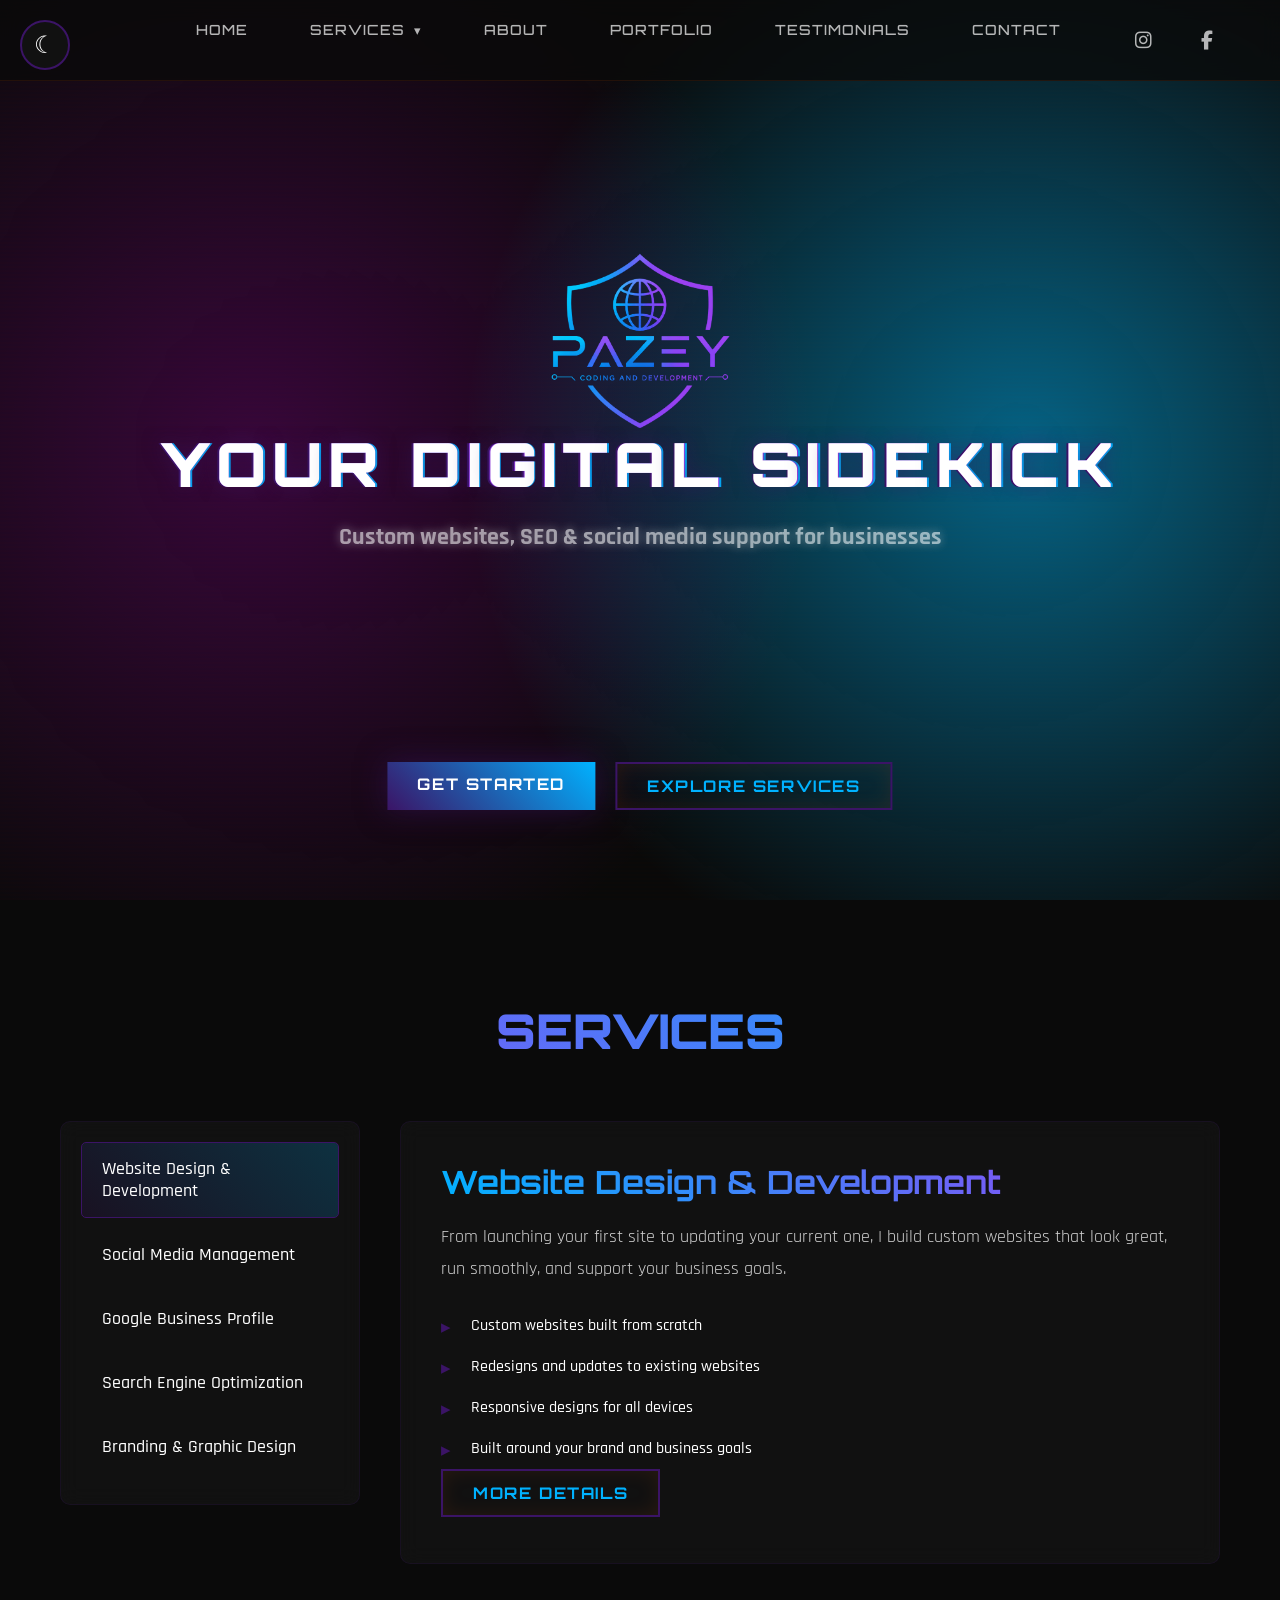
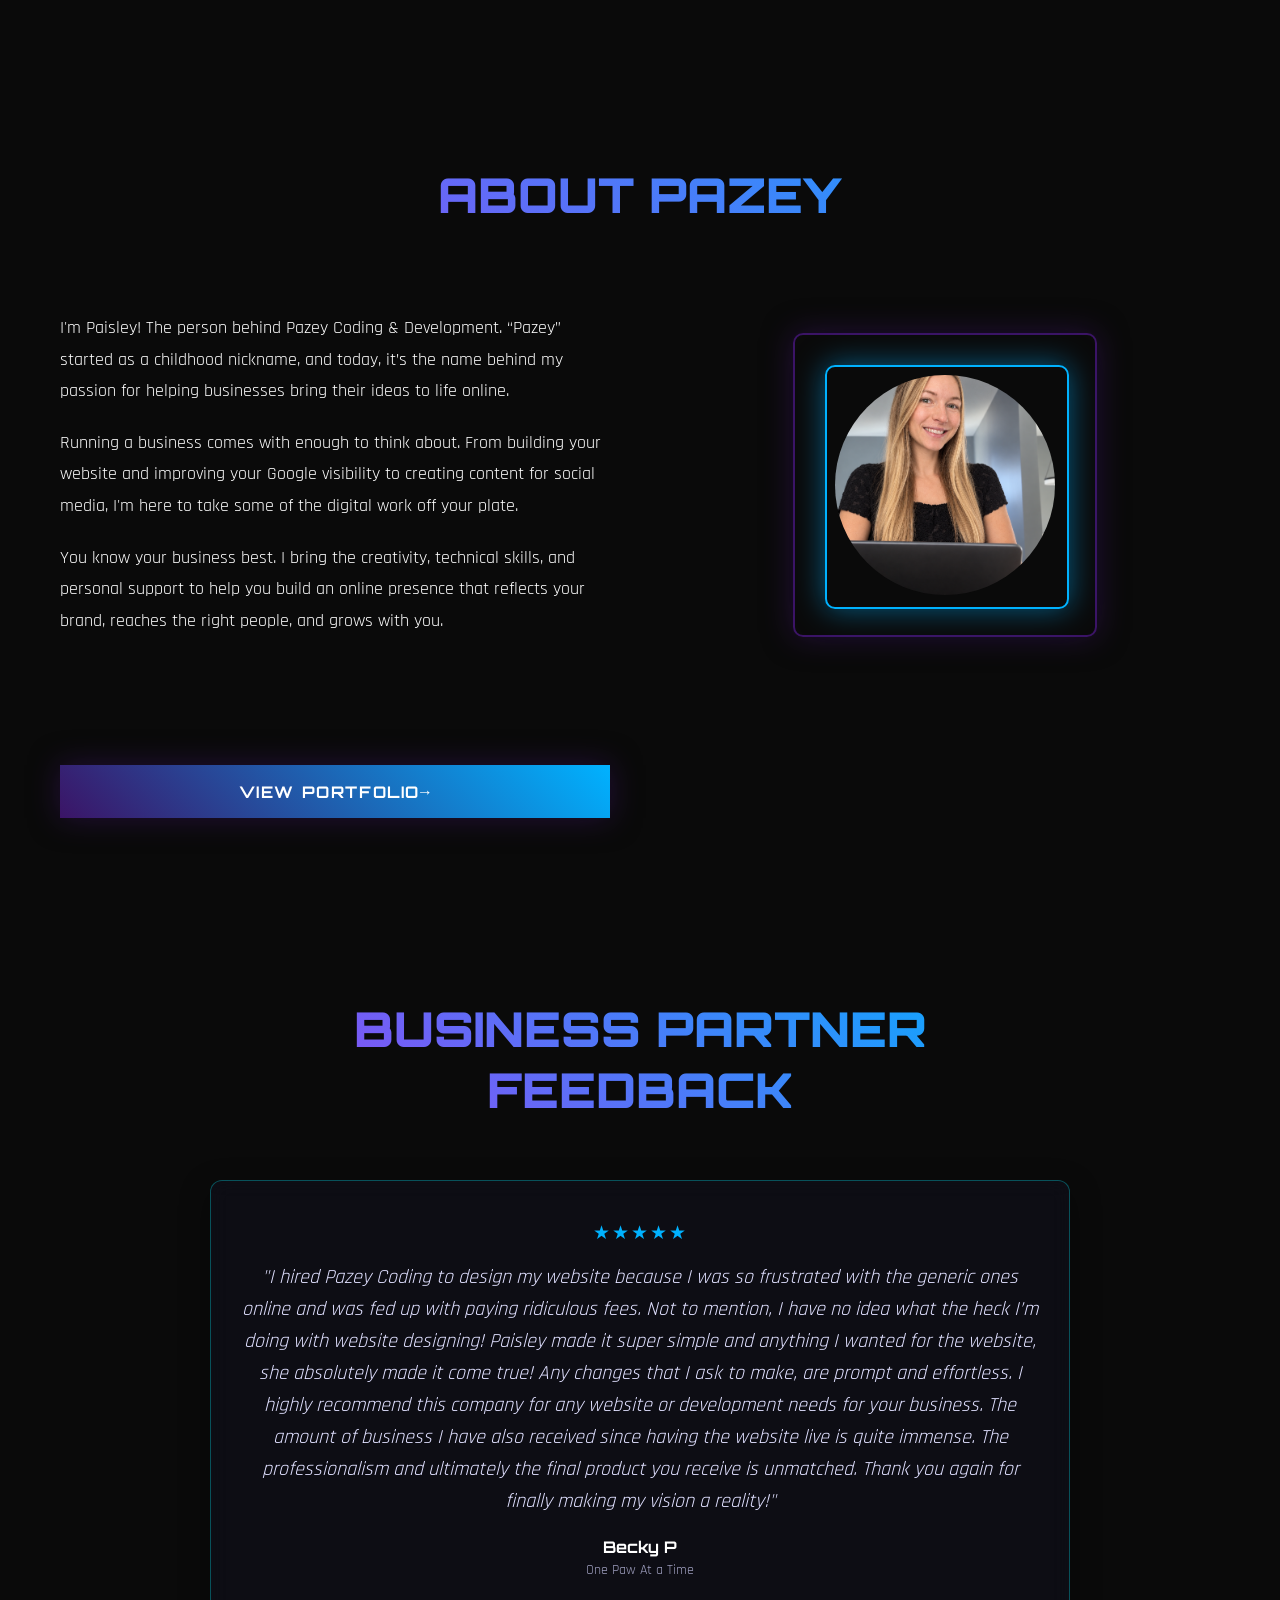
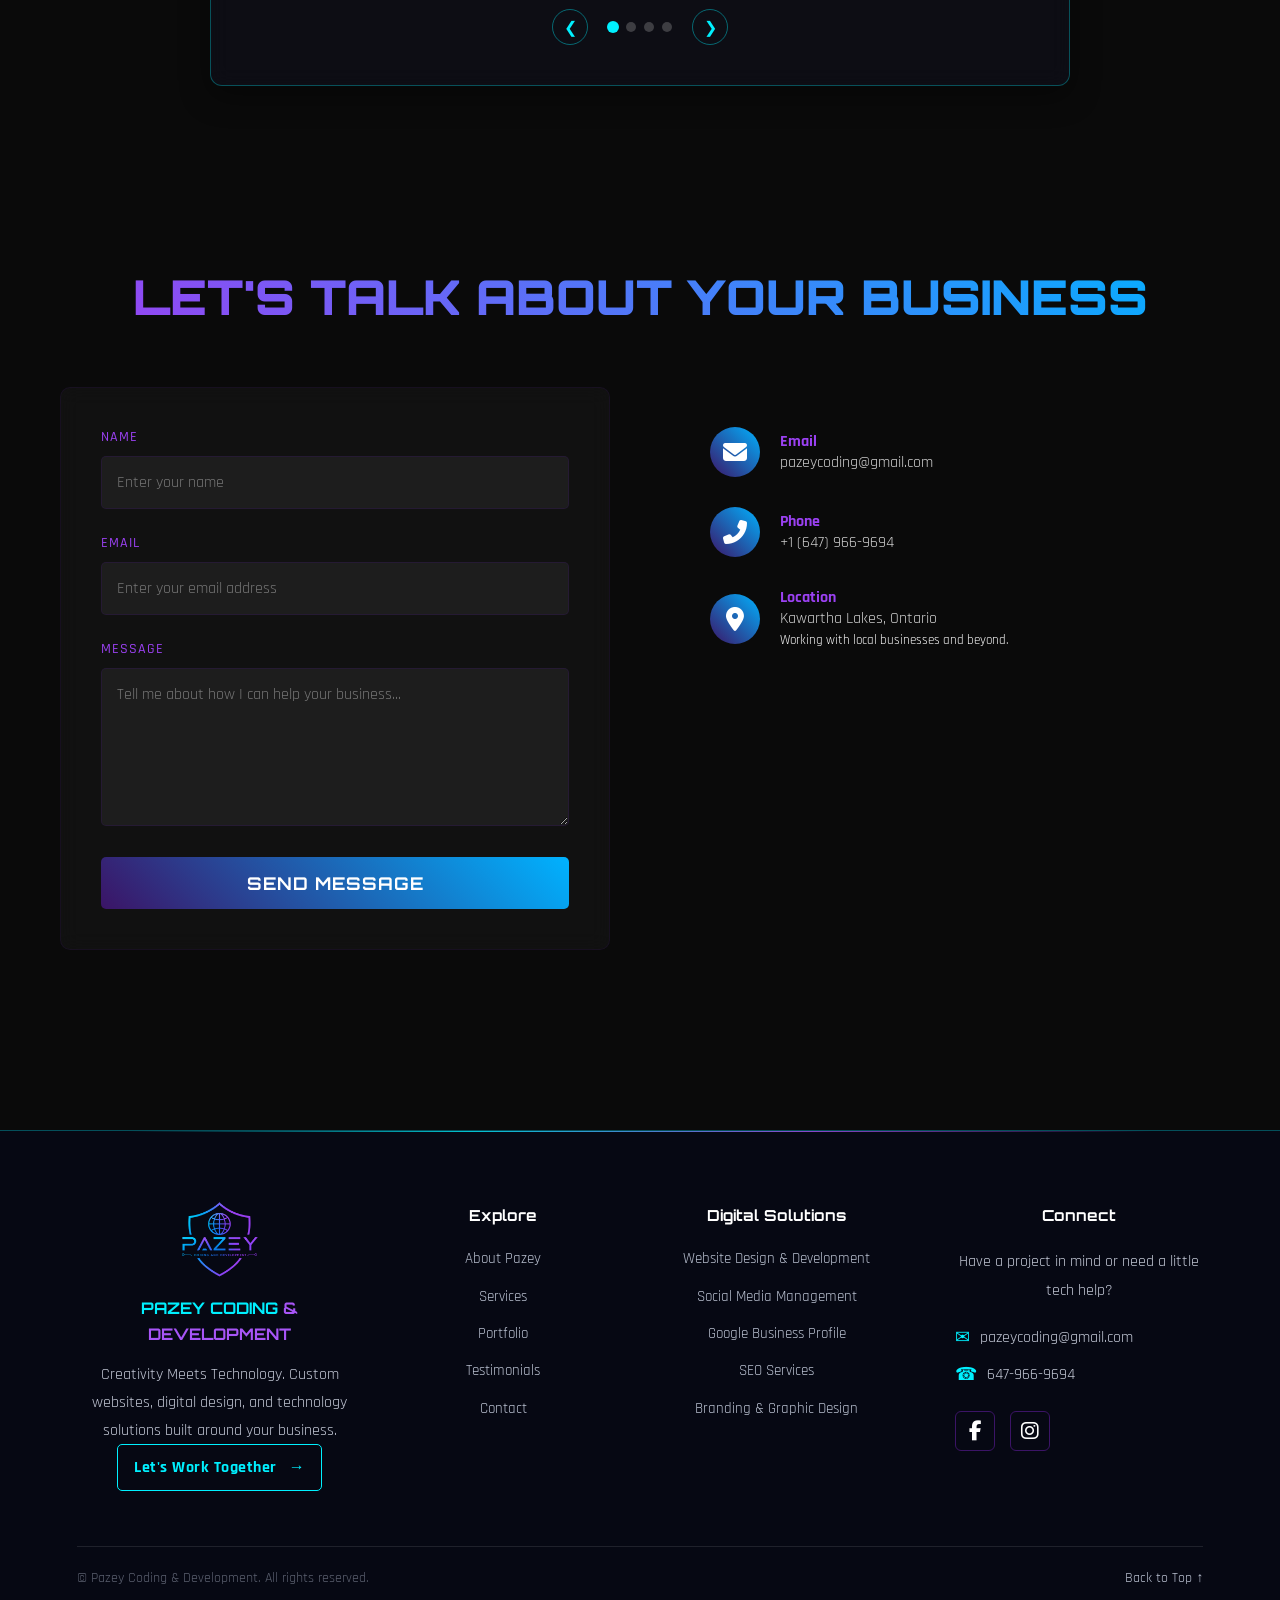
<file: index.html>
<!DOCTYPE html>
<html lang="en">
<head>
    <meta charset="UTF-8">
    <meta name="viewport" content="width=device-width, initial-scale=1.0">
    <title>Pazey Coding & Development | Websites, SEO & Social Media</title>

<meta name="description" content="Pazey Coding & Development helps small businesses in Lindsay, Kawartha Lakes and surrounding areas grow online with custom websites, SEO, Google Business Profile optimization, social media management and branding.">

<meta name="keywords" content="web design Lindsay Ontario, website development Kawartha Lakes, SEO services Lindsay, social media management Kawartha Lakes, Google Business Profile optimization, small business web design, branding and graphic design">

<meta name="author" content="Pazey Coding & Development">

<meta name="robots" content="index, follow">

<link rel="canonical" href="https://pazeycoding.com/">

<meta property="og:type" content="website">
<meta property="og:title" content="Pazey Coding & Development | Creativity Meets Technology">
<meta property="og:description" content="Custom websites, SEO, social media management and branding to help your business stand out online. Proudly supporting businesses in Lindsay, Kawartha Lakes and surrounding areas.">
<meta property="og:url" content="https://pazeycoding.com/">
<meta property="og:image" content="https://pazeycoding.com/pazey-coding-logo.PNG">
<meta property="og:site_name" content="Pazey Coding & Development">
<meta name="twitter:card" content="summary_large_image">


    <link href="https://fonts.googleapis.com/css2?family=Orbitron:wght@400;700;900&family=Rajdhani:wght@300;400;500;700&display=swap" rel="stylesheet">
    <link href="pazey.css" rel="stylesheet">
    <link rel="stylesheet"
      href="https://cdnjs.cloudflare.com/ajax/libs/font-awesome/6.7.2/css/all.min.css">

</head>
<body>
    <!-- Animated Grid Background -->
    <div class="grid-bg"></div>
    <div class="gradient-overlay"></div>
    <div class="scanlines"></div>



    <!-- Floating Particles -->
    <div id="particles"></div>

    <!-- Navigation -->
    <nav id="navbar">
        <div class="nav-container">
            <a href="#home" class="logo-link">
                <svg class="logo-svg" viewBox="0 0 40 40" xmlns="http://www.w3.org/2000/svg">
                    <defs>
                 
                </svg>
                <button id="themeToggle" class="theme-toggle" type="button">
    <span id="themeIcon">☾</span>
</button>
            </a>
     <ul class="nav-links" id="navLinks">
    <li><a href="index.html" class="nav-link">Home</a></li>
    
    <li class="dropdown">
        <a href="#services" class="nav-link dropdown-toggle">Services <span class="arrow">▾</span></a>
        <ul class="dropdown-menu">
            <li><a href="webdevelopmentservice.html" class="dropdown-item">Website Design & Development</a></li>
             <li><a href="socialmediamanagement.html" class="dropdown-item">Social Media Management</a></li>
             <li><a href="googlebusinessprofile.html" class="dropdown-item">Google Business Profile</a></li>
             <li><a href="seo.html" class="dropdown-item">Search Engine Optimization</a></li>
             <li><a href="brandgraphicdesign.html" class="dropdown-item">Branding & Graphic Design</a></li>
           
           
        </ul>
    </li>

    <li><a href="#about" class="nav-link">About</a></li>
    <li><a href="pazey-portfolio.html" class="nav-link">Portfolio</a></li>
    <li><a href="#testimonials" class="nav-link">Testimonials</a></li>
       <li><a href="#contact" class="nav-link">Contact</a></li>

    <!-- Social Media Icons -->
    <li class="social-icons">
        <a href="https://www.instagram.com/pazey.coding?cplk=MXRjMmFpZzNqYncyaA%3D%3D&utm_source=qr"
           target="_blank"
           rel="noopener noreferrer"
           aria-label="Instagram">
            <i class="fab fa-instagram"></i>
        </a>

        <a href="https://www.facebook.com/share/1HNNLjMgZ5/?mibextid=wwXIfr"
           target="_blank"
           rel="noopener noreferrer"
           aria-label="Facebook">
            <i class="fab fa-facebook-f"></i>
        </a>
    </li>
</ul>
            <div class="menu-toggle" id="menuToggle">
                <span></span>
                <span></span>
                <span></span>
            </div>
        </div>
    </nav>

    <!-- Hero Section -->
     


<!-- Hero Section -->
<section class="hero" id="home">
    <div class="hero-content">

        <img src="pazey-coding-logo.PNG"
             alt="Pazey Coding Logo"
             style="width: 200px; height: 200px; display: block; margin: -100px auto 0; transform: translateY(-10px);">

        <div class="text-rotator">

            <div class="text-set active">
                <h1 class="glitch-text">YOUR DIGITAL SIDEKICK</h1>
                <p class="subtitle">Custom websites, SEO & social media support for businesses</p>
            </div>

            <div class="text-set">
                <h1 class="glitch-text">CREATIVITY & TECH</h1>
                <p class="subtitle">The Right Combination To Take Your Business Further</p>
            </div>

            <div class="text-set">
                <h1 class="glitch-text">BUILT TO STAND OUT</h1>
                <p class="subtitle">Branding That Makes Your Business Impossible To Overlook</p>
            </div>

        </div>
    </div>
    <br>
    <br>

    <div class="cta-container">
        <a href="#contact" class="cta-button cta-primary">Get Started</a>
        <a href="#services" class="cta-button cta-secondary">Explore Services</a>
    </div>
</section>


    <!-- Features Section with Tabs -->
    <section class="features" id="services">
        <h2 class="section-title">Services</h2>
        <div class="features-container">
            <div class="feature-tabs">
                <div class="tab-item active" data-tab="website">
                   
                    <span>Website Design & Development</span>
                </div>
                <div class="tab-item" data-tab="social-media">
                   
                    <span>Social Media Management</span>
                </div>
                <div class="tab-item" data-tab="google">
                    
                    <span>Google Business Profile</span>
                </div>

                  <div class="tab-item" data-tab="seo">
                    
                    <span>Search Engine Optimization</span>
                </div>

                <div class="tab-item" data-tab="branding">
                 
                    <span>Branding & Graphic Design</span>
                </div>
            
            </div>


<div class="feature-content">

    <!-- Website Design & Development -->
    <div class="content-panel active" id="website">
        <h3>Website Design &amp; Development</h3>

        <p>From launching your first site to updating your current one, I build custom websites that look great, run smoothly, and support your business goals.</p>

        <ul class="feature-list">
            <li>Custom websites built from scratch</li>
            <li>Redesigns and updates to existing websites</li>
            <li>Responsive designs for all devices</li>
            <li>Built around your brand and business goals</li>
        </ul>

        <a href="webdevelopmentservice.html" class="cta-button cta-secondary">More Details</a>
    </div>

    <!-- Social Media Management -->
    <div class="content-panel" id="social-media">
        <h3>Social Media Management</h3>

        <p>I help keep your social media active, engaging, and aligned with your brand through thoughtful content creation and consistent management.</p>

        <ul class="feature-list">
            <li>Content creation and scheduling</li>
            <li>Management of multiple social media accounts</li>
            <li>Content tailored to your brand and audience</li>
            <li>Monthly reporting and strategy alignment</li>
        </ul>

        <a href="socialmediamanagement.html" class="cta-button cta-secondary">More Details</a>
    </div>

    <!-- Search Engine Optimization -->
    <div class="content-panel" id="seo">
        <h3>Search Engine Optimization (SEO)</h3>

        <p>Help the right customers find your business online. From improving your website's SEO to strengthening your Google Business Profile and local online presence, I identify opportunities to improve visibility, communicate what you offer, and make it easier for potential customers to connect with your business.</p>

        <ul class="feature-list">
            <li>Website SEO reviews and on-page improvements</li>
            <li>Keyword research and relevant search terms</li>
            <li>Page titles, meta descriptions, and content optimization</li>
            <li>Image alt text and internal linking</li>
            <li>Basic technical SEO, mobile usability, and indexing checks</li>
            <li>Google Business Profile optimization</li>
            <li>Local listings and online presence assessments</li>
        </ul>

        <a href="seo.html" class="cta-button cta-secondary">More Details</a>
    </div>

    <!-- Google Business Profile -->
    <div class="content-panel" id="google">
        <h3>Google Business Profile</h3>

        <p>Make it easier for local customers to discover your business on Google Search and Maps with a well-optimized Google Business Profile.</p>

        <ul class="feature-list">
            <li>Google Business Profile setup and optimization</li>
            <li>Business information and service updates</li>
            <li>Service descriptions and local keyword targeting</li>
            <li>Improved local search visibility</li>
        </ul>

        <a href="googlebusinessprofile.html" class="cta-button cta-secondary">More Details</a>
    </div>

    <!-- Branding & Graphic Design -->
    <div class="content-panel" id="branding">
        <h3>Branding &amp; Graphic Design</h3>

        <p>I create professional, cohesive visuals that help your business stand out and build a recognizable brand across digital and print.</p>

        <ul class="feature-list">
            <li>Custom branding and visual identity</li>
            <li>Logo design and graphic design</li>
            <li>Social media and marketing graphics</li>
            <li>Designs tailored to your brand and audience</li>
        </ul>

        <a href="brandgraphicdesign.html" class="cta-button cta-secondary">More Details</a>
    </div>

</div>
</section>

    <!-- About Section -->
    <section class="about" id="about">
        <h2 class="section-title">About Pazey</h2>
        <div class="about-content">
       
<div class="about-text">

    <p>I'm Paisley! The person behind Pazey Coding & Development. “Pazey” started as a childhood nickname, and today, it’s the name behind my passion for helping businesses bring their ideas to life online.</p>

    <p>Running a business comes with enough to think about. From building your website and improving your Google visibility to creating content for social media, I'm here to take some of the digital work off your plate.</p>

    <p>You know your business best. I bring the creativity, technical skills, and personal support to help you build an online presence that reflects your brand, reaches the right people, and grows with you.</p>

</div>
        <div class="about-visual">
    <div class="about-graphic">
        <img src="about-pazey.PNG" alt="Pazey Coding & Development" class="about-photo">
    </div>
</div>
        

        <div class="portfolio-bar-action">
            <a href="pazey-portfolio.html" target="_blank" class="cta-button cta-primary">
                View Portfolio <span class="btn-arrow">→</span>
            </a>
        </div>
    </div>
</section>
<!-- Testimonials Section -->
<section class="testimonials" id="testimonials">
    <h2 class="section-title">Business Partner Feedback</h2>
    
    <div class="testimonial-slider">
        <div class="slides-wrapper">
            <!-- Slide 1 -->
            <div class="testimonial-slide active">
                <div class="stars">★★★★★</div>
                <p class="testimonial-quote">"I hired Pazey Coding to design my website because I was so frustrated with the generic ones online and was fed up with paying ridiculous fees. Not to mention, I have no idea what the heck I’m doing with website designing! 
Paisley made it super simple and anything I wanted for the website, she absolutely made it come true! Any changes that I ask to make, are prompt and effortless. 
I highly recommend this company for any website or development needs for your business. The amount of business I have also received since having the website live is quite immense. 
The professionalism and ultimately the final product you receive is unmatched. Thank you again for finally making my vision a reality!"</p>
                <div class="client-info">
                    <span class="client-name">Becky P</span>
                    <span class="client-title">One Paw At a Time</span>
                </div>
            </div>

            <!-- Slide 2 -->
            <div class="testimonial-slide">
                <div class="stars">★★★★★</div>
                <p class="testimonial-quote">"I hired Pazey to refine and update my already well-functioning website as I just did not have the time or energy. After only a few hours of SEO updates and small tweaks here and there, Ive already brought in more business from people finding me more easily on Google! I highly recommend Pazey! She is super easy to work with and extremely knowledgable, and I am excited to continue working with her on a monthly basis for blog posts to attract even more attention to my site. Thank you Pazey!"</p>
                <div class="client-info">
                    <span class="client-name">Mikenze P</span>
                    <span class="client-title">Yoga With Mikenze</span>
                </div>
            </div>

            <!-- Slide 3 -->
            <div class="testimonial-slide">
                <div class="stars">★★★★★</div>
                <p class="testimonial-quote">"Paisley has created 2 websites for our business and Kennel. She took everything we had in our vision and brought it to life, going above and beyond our expectations. I would highly recommend you have her build your websites!! 
Thanks again Paisley!"</p>
                <div class="client-info">
                    <span class="client-name">Kay R</span>
                    <span class="client-title">Tasia Hills OES</span>
                </div>
            </div>

                     <!-- Slide 4 -->
            <div class="testimonial-slide">
                <div class="stars">★★★★★</div>
                <p class="testimonial-quote">"Loved working with Pazey Coding! So professional and knowledgable! I love how my site turned out. Highly recommend."</p>
                <div class="client-info">
                    <span class="client-name">Jessica C</span>
                    <span class="client-title">Capital Car Buyer</span>
                </div>
            </div>

        </div>

        <!-- Slide Controls -->
        <div class="slider-controls">
            <button class="slider-btn prev-btn" id="prevTestimonial" type="button">❮</button>
            <div class="slider-dots" id="testimonialDots">
                <span class="dot active" data-index="0"></span>
                <span class="dot" data-index="1"></span>
                <span class="dot" data-index="2"></span>
                 <span class="dot" data-index="3"></span>
            </div>
            <button class="slider-btn next-btn" id="nextTestimonial" type="button">❯</button>
        </div>
    </div>
</section>

<!-- Contact Section -->
<section class="contact" id="contact">
    <h2 class="section-title">Let's Talk About Your Business</h2>

    <div class="contact-container">

        <div class="contact-form">
            <form action="https://formsubmit.co/pazeycoding@gmail.com" method="POST">
                <input type="hidden" name="_next"
       value="https://pazeycoding.com/thank-you.html">

                <!-- FormSubmit Settings -->
                <input type="hidden" name="_subject" value="New Website Inquiry - Pazey Coding & Development">
                <input type="hidden" name="_captcha" value="true">
                <input type="hidden" name="_template" value="table">

                <!-- Optional: Redirect to a thank-you page after submission -->
                <!-- <input type="hidden" name="_next" value="https://yourwebsite.com/thank-you.html"> -->

                <div class="form-group">
                    <label for="name">Name</label>
                    <input
                        type="text"
                        id="name"
                        name="name"
                        placeholder="Enter your name"
                        autocomplete="name"
                        required
                    >
                </div>

                <div class="form-group">
                    <label for="email">Email</label>
                    <input
                        type="email"
                        id="email"
                        name="email"
                        placeholder="Enter your email address"
                        autocomplete="email"
                        required
                    >
                </div>

                <div class="form-group">
                    <label for="message">Message</label>
                    <textarea
                        id="message"
                        name="message"
                        placeholder="Tell me about how I can help your business..."
                        rows="6"
                        required
                    ></textarea>
                </div>

                <button type="submit" class="submit-btn">
                    Send Message
                </button>

            </form>
        </div>

        <div class="contact-info">

            <div class="info-item">
                <div class="info-icon">
                    <i class="fas fa-envelope"></i>
                </div>
                <div class="info-details">
                    <h4>Email</h4>
                    <p>
                        <a href="mailto:pazeycoding@gmail.com">
                            pazeycoding@gmail.com
                        </a>
                    </p>
                </div>
            </div>

            <div class="info-item">
                <div class="info-icon">
                    <i class="fas fa-phone-alt"></i>
                </div>
                <div class="info-details">
                    <h4>Phone</h4>
                    <p>
                        <a href="tel:+16479669694">
                            +1 (647) 966-9694
                        </a>
                    </p>
                </div>
            </div>

            <div class="info-item">
                <div class="info-icon">
                    <i class="fas fa-map-marker-alt"></i>
                </div>
                <div class="info-details">
                    <h4>Location</h4>
                    <p>Kawartha Lakes, Ontario</p>
                    <small>Working with local businesses and beyond.</small>
                </div>
            </div>

        </div>

    </div>
</section>

    <!-- Footer -->
    <footer class="site-footer" id="footer">
        <div class="footer-container">

            <div class="footer-brand">
                <a href="index.html#home" class="footer-logo">
                    <img src="pazey-coding-logo.PNG"
                         alt="Pazey Coding & Development Logo">
                </a>

                <h3>PAZEY CODING <span>& DEVELOPMENT</span></h3>

                <p>
                    Creativity Meets Technology.
                    Custom websites, digital design, and technology
                    solutions built around your business.
                </p>

                <a href="index.html#contact" class="footer-cta">
                    Let's Work Together <span>→</span>
                </a>
            </div>

            <div class="footer-column">
                <h4>Explore</h4>
                <ul>
                    <li><a href="index.html#about">About Pazey</a></li>
                    <li><a href="index.html#services">Services</a></li>
                    <li><a href="pazey-portfolio.html">Portfolio</a></li>
                    <li><a href="index.html#testimonials">Testimonials</a></li>
                    <li><a href="index.html#contact">Contact</a></li>
                </ul>
            </div>

            <div class="footer-column">
                <h4>Digital Solutions</h4>
                <ul>
                    <li><a href="webdevelopmentservice.html">Website Design & Development</a></li>
                    <li><a href="socialmediamanagement.html">Social Media Management</a></li>
                    <li><a href="seogooglebusinessprofile.html">Google Business Profile</a></li>
                    <li><a href="seoservices.html">SEO Services</a></li>
                    <li><a href="brandgraphicdesign.html">Branding & Graphic Design</a></li>
                </ul>
            </div>

            <div class="footer-column footer-connect">
                <h4>Connect</h4>

                <p>Have a project in mind or need a little tech help?</p>

                <a href="mailto:pazeycoding@gmail.com" class="footer-contact-link">
                    <span>✉</span> pazeycoding@gmail.com
                </a>

                <a href="tel:+16479669694" class="footer-contact-link">
                    <span>☎</span> 647-966-9694
                </a>

                <div class="footer-socials">
                    <!-- Replace these placeholders with your real profile URLs. -->
                    <a href="https://www.facebook.com/share/1HNNLjMgZ5/?mibextid=wwXIfr"
                       target="_blank"
                       rel="noopener noreferrer"
                       aria-label="Facebook">
                        <i class="fab fa-facebook-f"></i>
                    </a>

                    <a href="https://www.instagram.com/pazey.coding?cplk=MXRjMmFpZzNqYncyaA%3D%3D&utm_source=qr"
                       target="_blank"
                       rel="noopener noreferrer"
                       aria-label="Instagram">
                        <i class="fab fa-instagram"></i>
                    </a>
                </div>
            </div>
        </div>

        <div class="footer-bottom">
            <p class="copyright">
                © <span id="footerYear"></span> Pazey Coding & Development.
                All rights reserved.
            </p>


            <a href="#home" class="back-to-top">Back to Top ↑</a>
        </div>
    </footer>

<script src="pazeycoding.js"></script>


<script>
document.addEventListener("DOMContentLoaded", function () {
    // toggle code
});
</script>
<script>
document.addEventListener("DOMContentLoaded", function () {

    const button = document.getElementById("themeToggle");
    const icon = document.getElementById("themeIcon");

    if (!button) return;

    button.addEventListener("click", function (e) {
        e.preventDefault();
        e.stopPropagation();

        document.body.classList.toggle("light-mode");

        if (document.body.classList.contains("light-mode")) {
            icon.textContent = "☀";
            localStorage.setItem("theme", "light");
        } else {
            icon.textContent = "☾";
            localStorage.setItem("theme", "dark");
        }
    });

    /* Remember selected mode */
    if (localStorage.getItem("theme") === "light") {
        document.body.classList.add("light-mode");
        icon.textContent = "☀";
    }

});
</script>
</body>
</html>
</file>
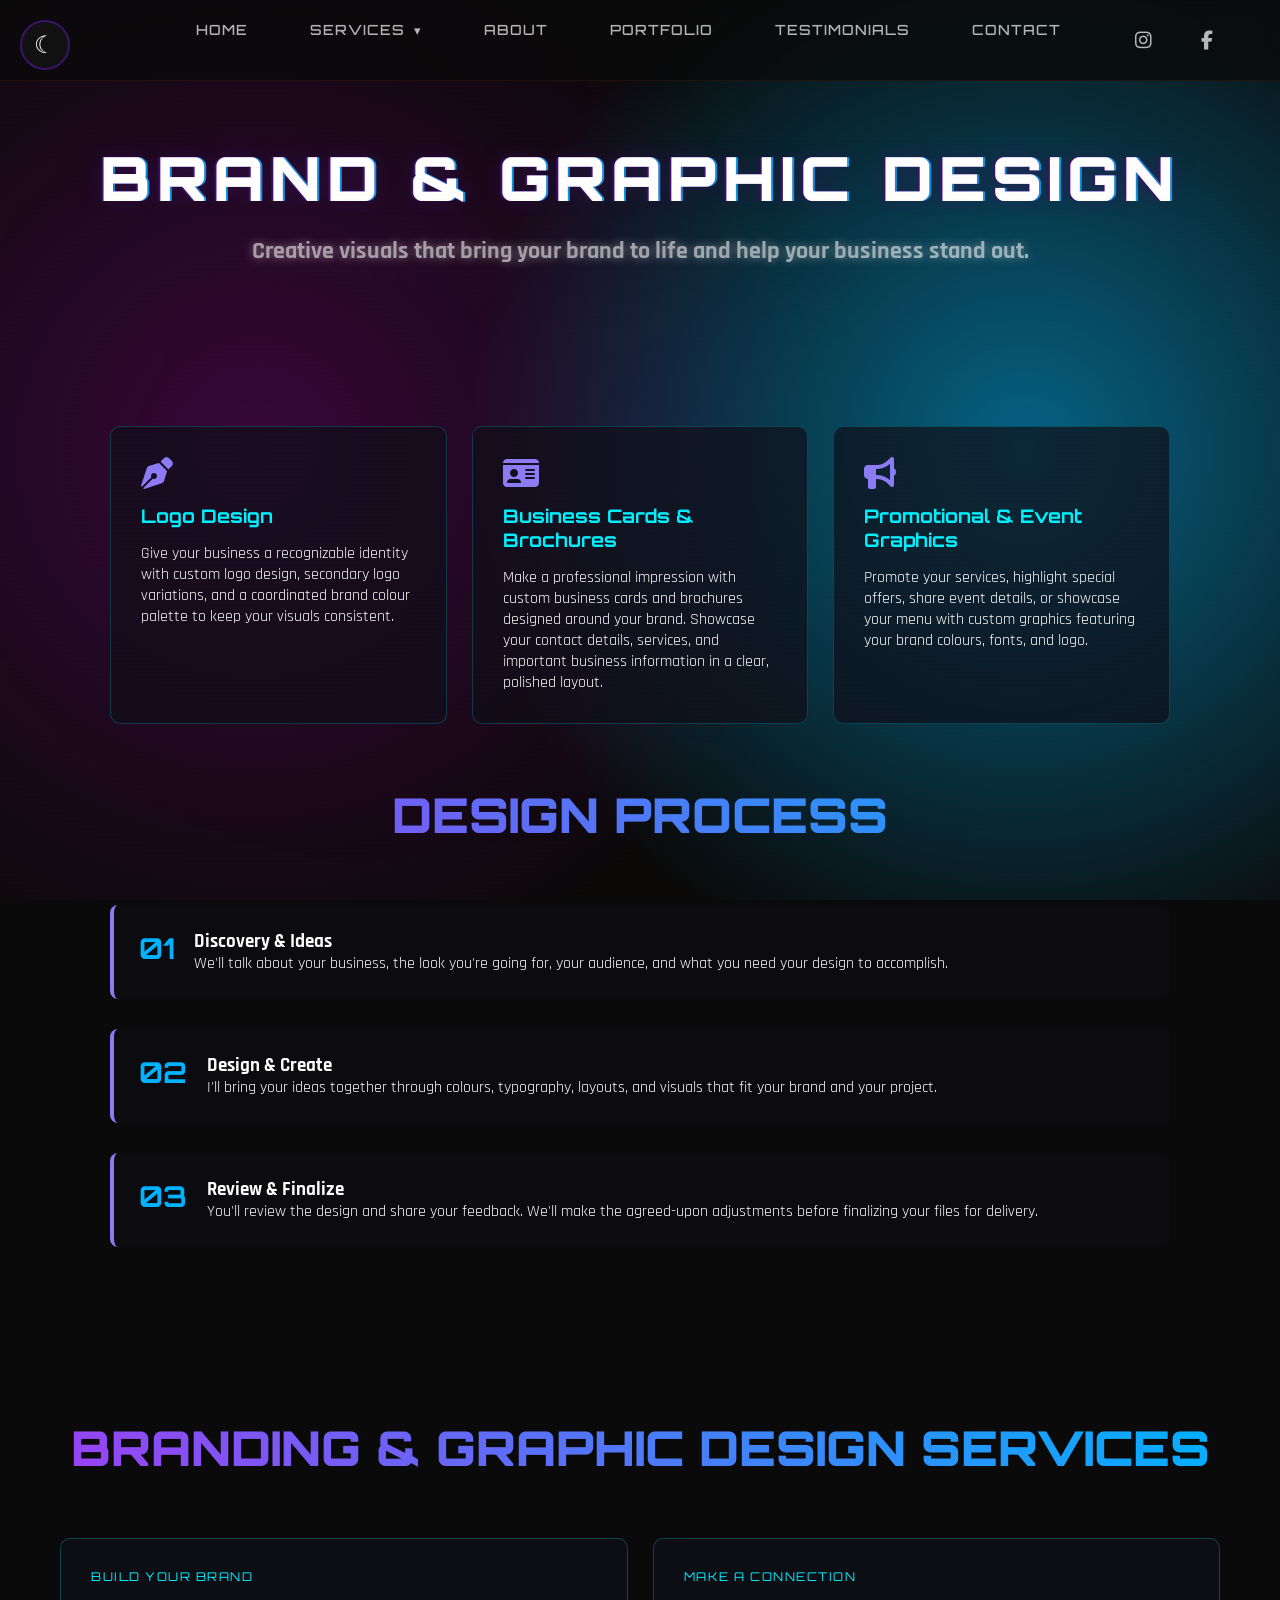
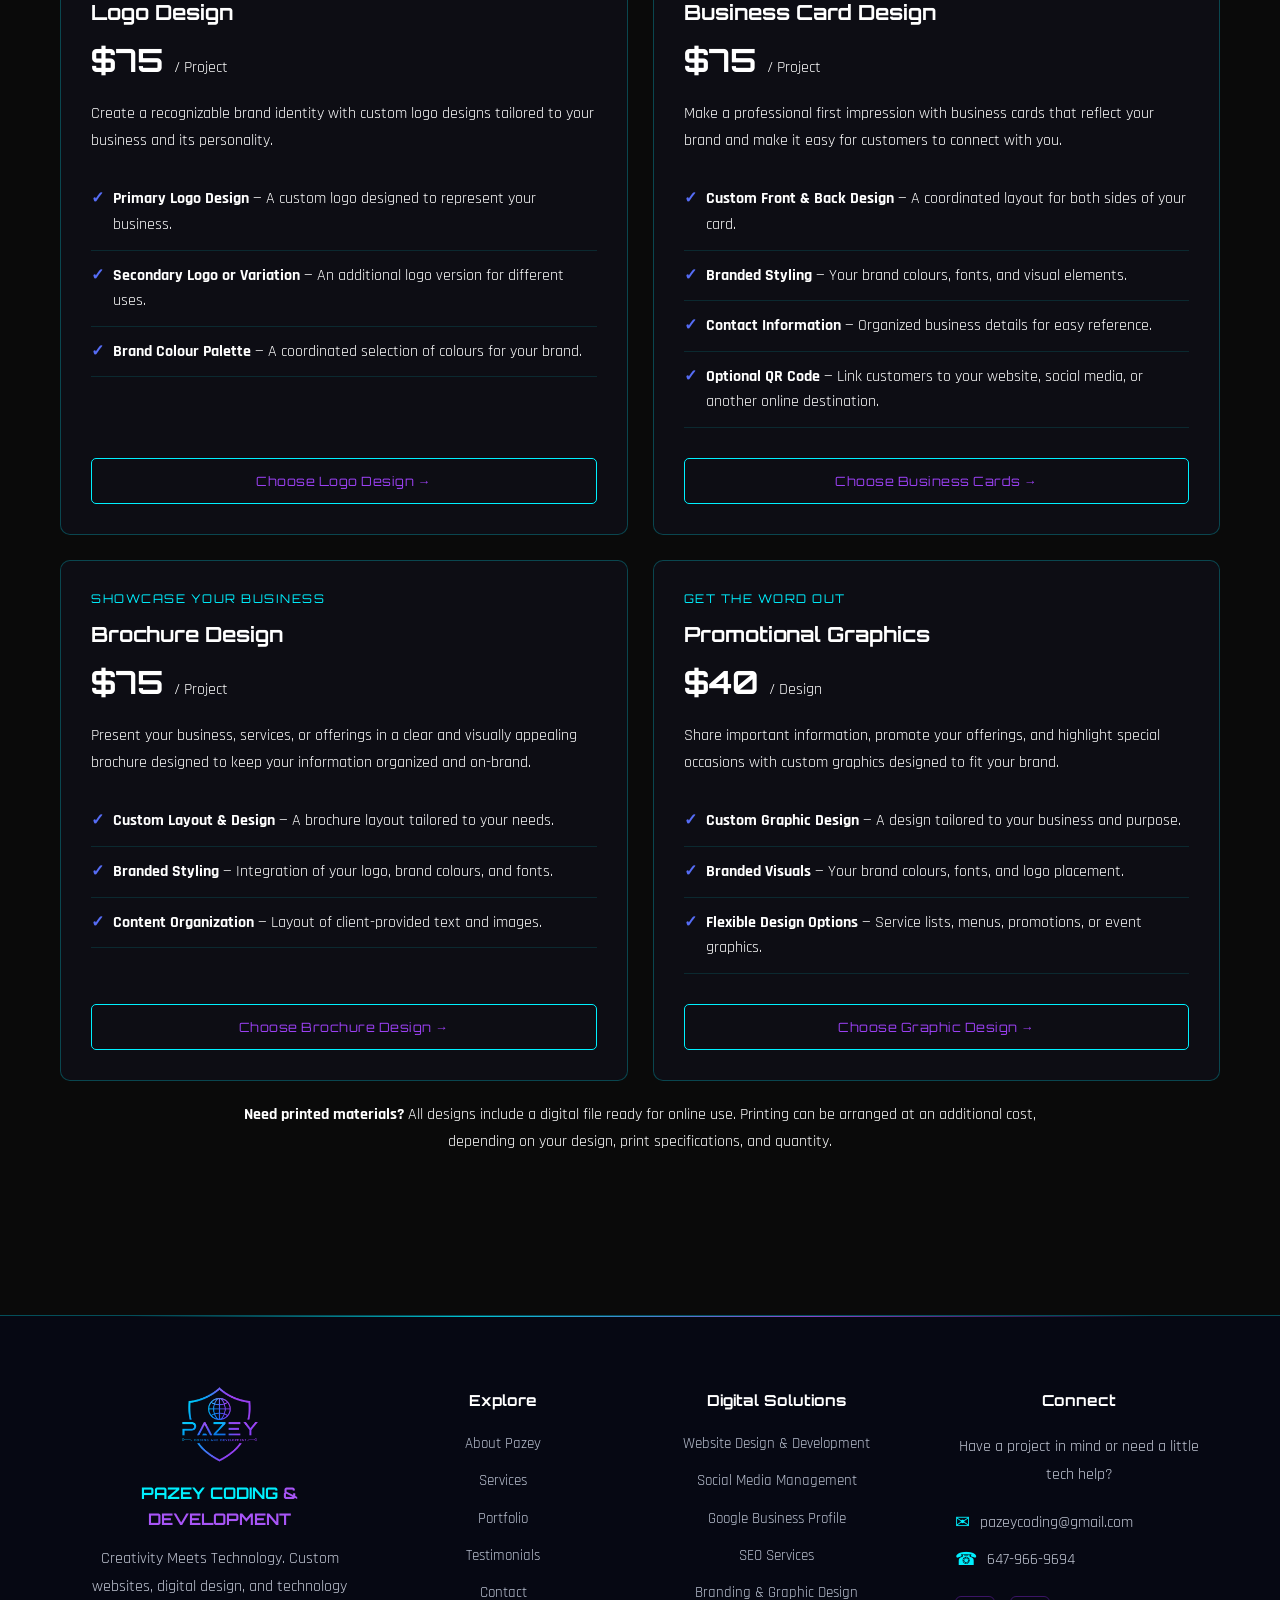
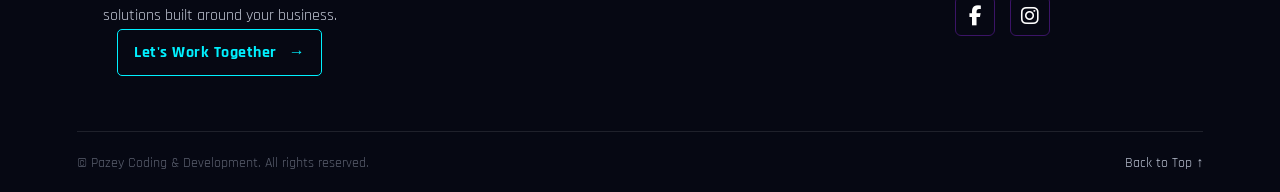
<file: brandgraphicdesign.html>
<!DOCTYPE html>
<html lang="en">
<head>
    <meta charset="UTF-8">
    <meta name="viewport" content="width=device-width, initial-scale=1.0">
 
<title>Branding & Graphic Design Services | Pazey Coding</title>

<meta name="description" content="Custom branding and graphic design for small businesses, including logo design, business cards, brochures, and promotional graphics by Pazey Coding & Development.">

<meta name="keywords" content="branding and graphic design, logo design, graphic design services, business card design, brochure design, promotional graphics, small business branding, custom logo design">

<meta name="robots" content="index, follow">


<link rel="canonical" href="https://pazeycoding.com/brandgraphicdesign.html">


<meta property="og:type" content="website">
<meta property="og:title" content="Branding & Graphic Design Services | Pazey Coding">
<meta property="og:description" content="Bring your brand to life with custom logo design, business cards, brochures, and promotional graphics tailored to your business.">
<meta property="og:url" content="https://YOUR-DOMAIN/brandgraphicdesign.html">
<meta property="og:site_name" content="Pazey Coding & Development">


    <link href="https://fonts.googleapis.com/css2?family=Orbitron:wght@400;700;900&family=Rajdhani:wght@300;400;500;700&display=swap" rel="stylesheet">
    <link href="pazey.css" rel="stylesheet">
    <link
    rel="stylesheet"
    href="https://cdnjs.cloudflare.com/ajax/libs/font-awesome/6.5.2/css/all.min.css"
>

    <style>
        /* Service Page Overrides */
        .page-header {
            padding: 140px 20px 60px;
            text-align: center;
        }

        .service-details {
            max-width: 1100px;
            margin: 0 auto;
            padding: 40px 20px;
        }

        .benefits-grid {
            display: grid;
            grid-template-columns: repeat(auto-fit, minmax(280px, 1fr));
            gap: 25px;
            margin: 40px 0;
        }

        .benefit-card {
            background: rgba(15, 15, 25, 0.7);
            border: 1px solid rgba(0, 240, 255, 0.2);
            border-radius: 10px;
            padding: 30px;
            transition: transform 0.3s ease, border-color 0.3s ease;
        }

        .benefit-card:hover {
            transform: translateY(-5px);
            border-color: #00f0ff;
        }

        .benefit-card h3 {
            font-family: 'Orbitron', sans-serif;
            color: #00f0ff;
            margin-bottom: 15px;
        }

        .process-step {
            display: flex;
            gap: 20px;
            margin-bottom: 30px;
            background: rgba(15, 15, 25, 0.4);
            padding: 25px;
            border-radius: 8px;
            border-left: 4px solid #8b7cf6;
        }

        .step-num {
            font-family: 'Orbitron', sans-serif;
            font-size: 1.8rem;
            color: #00B2FF;
            font-weight: bold;
        }

        /* FAQ Slider */
        .brand-faq .testimonial-slide {
            display: none;
        }

        .brand-faq .testimonial-slide.active {
            display: block;
        }

        .brand-faq .slider-controls {
            display: flex;
            justify-content: center;
            align-items: center;
            gap: 20px;
        }

        .brand-faq .slider-dots {
            display: flex;
            align-items: center;
            gap: 10px;
        }

        .brand-faq .dot {
            display: inline-block;
            width: 10px;
            height: 10px;
            border-radius: 50%;
            background: #777;
            cursor: pointer;
        }

        .brand-faq .dot.active {
            background: #00f0ff;
        }

        .brand-faq .slider-btn {
            cursor: pointer;
        }

        /* Full-Width Button */
        .full-width-cta-container {
            width: 100% !important;
            padding: 60px 20px;
            box-sizing: border-box;
            background: rgba(10, 10, 20, 0.8);
            border-top: 1px solid rgba(0, 240, 255, 0.3);
            border-bottom: 1px solid rgba(0, 240, 255, 0.3);
            margin: 60px 0;
            text-align: center;
        }

        .full-width-btn {
            display: flex !important;
            justify-content: center !important;
            align-items: center !important;
            width: 100% !important;
            box-sizing: border-box !important;
            padding: 18px 20px !important;
            font-family: 'Orbitron', sans-serif;
            text-transform: uppercase;
            letter-spacing: 1px;
            text-decoration: none;
            margin-top: 20px;
        }

        @media (max-width: 600px) {
            .page-header {
                padding: 120px 20px 45px;
            }

            .process-step {
                gap: 15px;
                padding: 20px;
            }

            .step-num {
                font-size: 1.4rem;
            }
        }
        .packages-section {
    max-width: 1200px;
    margin: 60px auto;
    padding: 40px 20px;
    box-sizing: border-box;
}

.packages-section .packages-intro {
    max-width: 800px;
    margin: 20px auto 40px;
    text-align: center;
    line-height: 1.7;
}

.packages-section .packages-grid {
    display: grid;
    grid-template-columns: repeat(2, minmax(0, 1fr));
    gap: 25px;
    align-items: stretch;
}

.packages-section .package-card {
    display: flex;
    flex-direction: column;
    min-width: 0;
    padding: 30px;
    box-sizing: border-box;
    background: rgba(15, 15, 25, 0.7);
    border: 1px solid rgba(0, 240, 255, 0.25);
    border-radius: 10px;
    transition: transform 0.3s ease, border-color 0.3s ease;
}

.packages-section .package-card:hover {
    transform: translateY(-5px);
    border-color: #00f0ff;
}

.packages-section .package-label {
    color: #00f0ff;
    font-family: 'Orbitron', sans-serif;
    font-size: 0.75rem;
    letter-spacing: 1.5px;
    margin-bottom: 15px;
}

.packages-section .package-card h3 {
    font-family: 'Orbitron', sans-serif;
    font-size: 1.3rem;
    margin-bottom: 15px;
}

.packages-section .package-price {
    font-family: 'Orbitron', sans-serif;
    font-size: 2rem;
    font-weight: 700;
    margin: 0 0 20px;
}

.packages-section .price-period {
    font-family: 'Rajdhani', sans-serif;
    font-size: 1rem;
    font-weight: 400;
}

.packages-section .package-description {
    line-height: 1.7;
    margin-bottom: 20px;
}

.packages-section .package-features {
    list-style: none;
    padding: 0;
    margin: 0 0 30px;
    flex-grow: 1;
}

.packages-section .package-features li {
    position: relative;
    padding: 12px 0 12px 22px;
    border-bottom: 1px solid rgba(0, 240, 255, 0.12);
    line-height: 1.6;
}

.packages-section .package-features li::before {
    content: "\2713";
    position: absolute;
    left: 0;
    color: #566DF6;
    font-weight: bold;
}

.packages-section .package-cta {
    display: block;
    width: 100%;
    margin-top: auto;
    padding: 14px 12px;
    box-sizing: border-box;
    text-align: center;
    color: #9B41F2;
    text-decoration: none;
    font-family: 'Orbitron', sans-serif;
    font-size: 0.8rem;
    letter-spacing: 0.5px;
    border: 1px solid #00f0ff;
    border-radius: 5px;
    transition: background 0.3s ease, color 0.3s ease;
}

.packages-section .package-cta:hover {
    background: #00f0ff;
    color: #0a0a14;
}

@media (max-width: 700px) {
    .packages-section .packages-grid {
        grid-template-columns: 1fr;
    }

    .packages-section .package-card {
        padding: 25px 20px;
    }
}
    </style>
</head>

<body>
    <!-- Background Animation Layer -->
    <div class="grid-bg"></div>
    <div class="gradient-overlay"></div>
    <div class="scanlines"></div>
    <div id="particles"></div>

 <!-- Navigation -->
    <nav id="navbar">
        <div class="nav-container">
            <a href="#home" class="logo-link">
                <svg class="logo-svg" viewBox="0 0 40 40" xmlns="http://www.w3.org/2000/svg">
                    <defs>
                 
                </svg>
                <button id="themeToggle" class="theme-toggle" type="button">
    <span id="themeIcon">☾</span>
</button>
            </a>
     <ul class="nav-links" id="navLinks">
    <li><a href="index.html" class="nav-link">Home</a></li>
    
    <li class="dropdown">
        <a href="#features" class="nav-link dropdown-toggle">Services <span class="arrow">▾</span></a>
        <ul class="dropdown-menu">
            <li><a href="webdevelopmentservice.html" class="dropdown-item">Website Design & Development</a></li>
             <li><a href="socialmediamanagement.html" class="dropdown-item">Social Media Management</a></li>
             <li><a href="googlebusinessprofile.html" class="dropdown-item">Google Business Profile</a></li>
             <li><a href="seo.html" class="dropdown-item">Search Engine Optimization</a></li>
             <li><a href="brandgraphicdesign.html" class="dropdown-item">Branding & Graphic Design</a></li>
           
           
        </ul>
    </li>

<li><a href="index.html#about" class="nav-link">About</a></li>
<li><a href="pazey-portfolio.html" class="nav-link">Portfolio</a></li>
<li><a href="index.html#testimonials" class="nav-link">Testimonials</a></li>
<li><a href="index.html#contact" class="nav-link">Contact</a></li>

    <!-- Social Media Icons -->
    <li class="social-icons">
        <a href="https://www.instagram.com/pazey.coding?cplk=MXRjMmFpZzNqYncyaA%3D%3D&utm_source=qr"
           target="_blank"
           rel="noopener noreferrer"
           aria-label="Instagram">
            <i class="fab fa-instagram"></i>
        </a>

        <a href="https://www.facebook.com/share/1HNNLjMgZ5/?mibextid=wwXIfr"
           target="_blank"
           rel="noopener noreferrer"
           aria-label="Facebook">
            <i class="fab fa-facebook-f"></i>
        </a>
    </li>
</ul>
            <div class="menu-toggle" id="menuToggle">
                <span></span>
                <span></span>
                <span></span>
            </div>
        </div>
    </nav>
    <!-- Header Section -->
    <header class="page-header">
        <h1 class="glitch-text" data-text="BRAND & GRAPHIC DESIGN">
            BRAND & GRAPHIC DESIGN
        </h1>

        <p class="subtitle">
            Creative visuals that bring your brand to life and help your business stand out.
        </p>
    </header>

    <!-- Main Content -->
    <main class="service-details">

        
  
<!-- Design Services Overview -->
<section>

    <div class="benefits-grid">

        <div class="benefit-card">
            <i class="fa-solid fa-pen-nib benefit-icon"></i>
            <h3>Logo Design</h3>
            <p>
                Give your business a recognizable identity with custom
                logo design, secondary logo variations, and a coordinated
                brand colour palette to keep your visuals consistent.
            </p>
        </div>

        <div class="benefit-card">
            <i class="fa-solid fa-id-card benefit-icon"></i>
            <h3>Business Cards & Brochures</h3>
            <p>
                Make a professional impression with custom business cards
                and brochures designed around your brand. Showcase your
                contact details, services, and important business
                information in a clear, polished layout.
            </p>
        </div>

        <div class="benefit-card">
            <i class="fa-solid fa-bullhorn benefit-icon"></i>
            <h3>Promotional & Event Graphics</h3>
            <p>
                Promote your services, highlight special offers, share
                event details, or showcase your menu with custom graphics
                featuring your brand colours, fonts, and logo.
            </p>
        </div>

    </div>

</section>

       

        <!-- Design Process -->
        <section style="margin-top: 60px;">
            <h2 class="section-title">Design Process</h2>

            <div class="process-step">
                <div class="step-num">01</div>
                <div>
                    <h3>Discovery & Ideas</h3>
                    <p>
                        We'll talk about your business, the look you're going for, your
                        audience, and what you need your design to accomplish.
                    </p>
                </div>
            </div>

            <div class="process-step">
                <div class="step-num">02</div>
                <div>
                    <h3>Design & Create</h3>
                    <p>
                        I'll bring your ideas together through colours, typography,
                        layouts, and visuals that fit your brand and your project.
                    </p>
                </div>
            </div>

            <div class="process-step">
                <div class="step-num">03</div>
                <div>
                    <h3>Review & Finalize</h3>
                    <p>
                        You'll review the design and share your feedback. We'll make the
                        agreed-upon adjustments before finalizing your files for delivery.
                    </p>
                </div>
            </div>
        </section>

        

    </main>

    
<!-- Pricing Packages -->
<section class="packages-section" id="packages">

    <h2 class="section-title">Branding &amp; Graphic Design Services</h2>


    <div class="packages-grid">

        <!-- Logo Design -->
        <article class="package-card">

            <span class="package-label">BUILD YOUR BRAND</span>

            <h3>Logo Design</h3>

            <p class="package-price">
                $75
                <span class="price-period">/ Project</span>
            </p>

            <p class="package-description">
                Create a recognizable brand identity with custom logo
                designs tailored to your business and its personality.
            </p>

            <ul class="package-features">
                <li>
                    <strong>Primary Logo Design</strong> —
                    A custom logo designed to represent your business.
                </li>

                <li>
                    <strong>Secondary Logo or Variation</strong> —
                    An additional logo version for different uses.
                </li>

                <li>
                    <strong>Brand Colour Palette</strong> —
                    A coordinated selection of colours for your brand.
                </li>

            
            </ul>

            <a href="index.html#contact" class="package-cta">
                Choose Logo Design →
            </a>

        </article>

        <!-- Business Card Design -->
        <article class="package-card">

            <span class="package-label">MAKE A CONNECTION</span>

            <h3>Business Card Design</h3>

            <p class="package-price">
                $75
                <span class="price-period">/ Project</span>
            </p>

            <p class="package-description">
                Make a professional first impression with business
                cards that reflect your brand and make it easy for
                customers to connect with you.
            </p>

            <ul class="package-features">
                <li>
                    <strong>Custom Front &amp; Back Design</strong> —
                    A coordinated layout for both sides of your card.
                </li>

                <li>
                    <strong>Branded Styling</strong> —
                    Your brand colours, fonts, and visual elements.
                </li>

                <li>
                    <strong>Contact Information</strong> —
                    Organized business details for easy reference.
                </li>

                <li>
                    <strong>Optional QR Code</strong> —
                    Link customers to your website, social media,
                    or another online destination.
                </li>
            </ul>

            <a href="index.html#contact" class="package-cta">
                Choose Business Cards →
            </a>

        </article>

        <!-- Brochure Design -->
        <article class="package-card">

            <span class="package-label">SHOWCASE YOUR BUSINESS</span>

            <h3>Brochure Design</h3>

            <p class="package-price">
                $75
                <span class="price-period">/ Project</span>
            </p>

            <p class="package-description">
                Present your business, services, or offerings in a
                clear and visually appealing brochure designed to
                keep your information organized and on-brand.
            </p>

            <ul class="package-features">
                <li>
                    <strong>Custom Layout &amp; Design</strong> —
                    A brochure layout tailored to your needs.
                </li>

                <li>
                    <strong>Branded Styling</strong> —
                    Integration of your logo, brand colours, and fonts.
                </li>

                <li>
                    <strong>Content Organization</strong> —
                    Layout of client-provided text and images.
                </li>

             
            </ul>

            <a href="index.html#contact" class="package-cta">
                Choose Brochure Design →
            </a>

        </article>

        <!-- Promotional Graphics -->
        <article class="package-card">

            <span class="package-label">GET THE WORD OUT</span>

            <h3>Promotional Graphics</h3>

            <p class="package-price">
                $40
                <span class="price-period">/ Design</span>
            </p>

            <p class="package-description">
                Share important information, promote your offerings,
                and highlight special occasions with custom graphics
                designed to fit your brand.
            </p>

            <ul class="package-features">
                <li>
                    <strong>Custom Graphic Design</strong> —
                    A design tailored to your business and purpose.
                </li>

                <li>
                    <strong>Branded Visuals</strong> —
                    Your brand colours, fonts, and logo placement.
                </li>

                <li>
                    <strong>Flexible Design Options</strong> —
                    Service lists, menus, promotions, or event graphics.
                </li>

             
            </ul>

            <a href="index.html#contact" class="package-cta">
                Choose Graphic Design →
            </a>

        </article>

    </div>

    <!-- Additional Information -->
    <p class="packages-intro">
        <strong>Need printed materials?</strong>
        All designs include a digital file ready for online use.
        Printing can be arranged at an additional cost, depending
        on your design, print specifications, and quantity.
    </p>

</section>


   



       <!-- Footer -->
    <footer class="site-footer" id="footer">
        <div class="footer-container">

            <div class="footer-brand">
                <a href="index.html#home" class="footer-logo">
                    <img src="pazey-coding-logo.PNG"
                         alt="Pazey Coding & Development Logo">
                </a>

                <h3>PAZEY CODING <span>& DEVELOPMENT</span></h3>

                <p>
                    Creativity Meets Technology.
                    Custom websites, digital design, and technology
                    solutions built around your business.
                </p>

                <a href="index.html#contact" class="footer-cta">
                    Let's Work Together <span>→</span>
                </a>
            </div>

         <div class="footer-column">
                <h4>Explore</h4>
                <ul>
                    <li><a href="index.html#about">About Pazey</a></li>
                    <li><a href="index.html#services">Services</a></li>
                    <li><a href="pazey-portfolio.html">Portfolio</a></li>
                    <li><a href="index.html#testimonials">Testimonials</a></li>
                    <li><a href="index.html#contact">Contact</a></li>
                </ul>
            </div>

            <div class="footer-column">
                <h4>Digital Solutions</h4>
                <ul>
                    <li><a href="webdevelopmentservice.html">Website Design & Development</a></li>
                    <li><a href="socialmediamanagement.html">Social Media Management</a></li>
                    <li><a href="seogooglebusinessprofile.html">Google Business Profile</a></li>
                    <li><a href="seoservices.html">SEO Services</a></li>
                    <li><a href="brandgraphicdesign.html">Branding & Graphic Design</a></li>
                </ul>
            </div>

            <div class="footer-column footer-connect">
                <h4>Connect</h4>

                <p>Have a project in mind or need a little tech help?</p>

                <a href="mailto:pazeycoding@gmail.com" class="footer-contact-link">
                    <span>✉</span> pazeycoding@gmail.com
                </a>

                <a href="tel:+16479669694" class="footer-contact-link">
                    <span>☎</span> 647-966-9694
                </a>

                <div class="footer-socials">
                    <!-- Replace these placeholders with your real profile URLs. -->
                    <a href="https://www.facebook.com/share/1HNNLjMgZ5/?mibextid=wwXIfr"
                       target="_blank"
                       rel="noopener noreferrer"
                       aria-label="Facebook">
                        <i class="fab fa-facebook-f"></i>
                    </a>

                    <a href="https://www.instagram.com/pazey.coding?cplk=MXRjMmFpZzNqYncyaA%3D%3D&utm_source=qr"
                       target="_blank"
                       rel="noopener noreferrer"
                       aria-label="Instagram">
                        <i class="fab fa-instagram"></i>
                    </a>
                </div>
            </div>
        </div>

        <div class="footer-bottom">
            <p class="copyright">
                © <span id="footerYear"></span> Pazey Coding & Development.
                All rights reserved.
            </p>


            <a href="#home" class="back-to-top">Back to Top ↑</a>
        </div>
    </footer>

   <script src="pazeycoding.js"></script>


<script>
document.addEventListener("DOMContentLoaded", function () {
    // toggle code
});
</script>
<script>
document.addEventListener("DOMContentLoaded", function () {

    const button = document.getElementById("themeToggle");
    const icon = document.getElementById("themeIcon");

    if (!button) return;

    button.addEventListener("click", function (e) {
        e.preventDefault();
        e.stopPropagation();

        document.body.classList.toggle("light-mode");

        if (document.body.classList.contains("light-mode")) {
            icon.textContent = "☀";
            localStorage.setItem("theme", "light");
        } else {
            icon.textContent = "☾";
            localStorage.setItem("theme", "dark");
        }
    });

    /* Remember selected mode */
    if (localStorage.getItem("theme") === "light") {
        document.body.classList.add("light-mode");
        icon.textContent = "☀";
    }

});
</script>
</body>
</html>
</file>
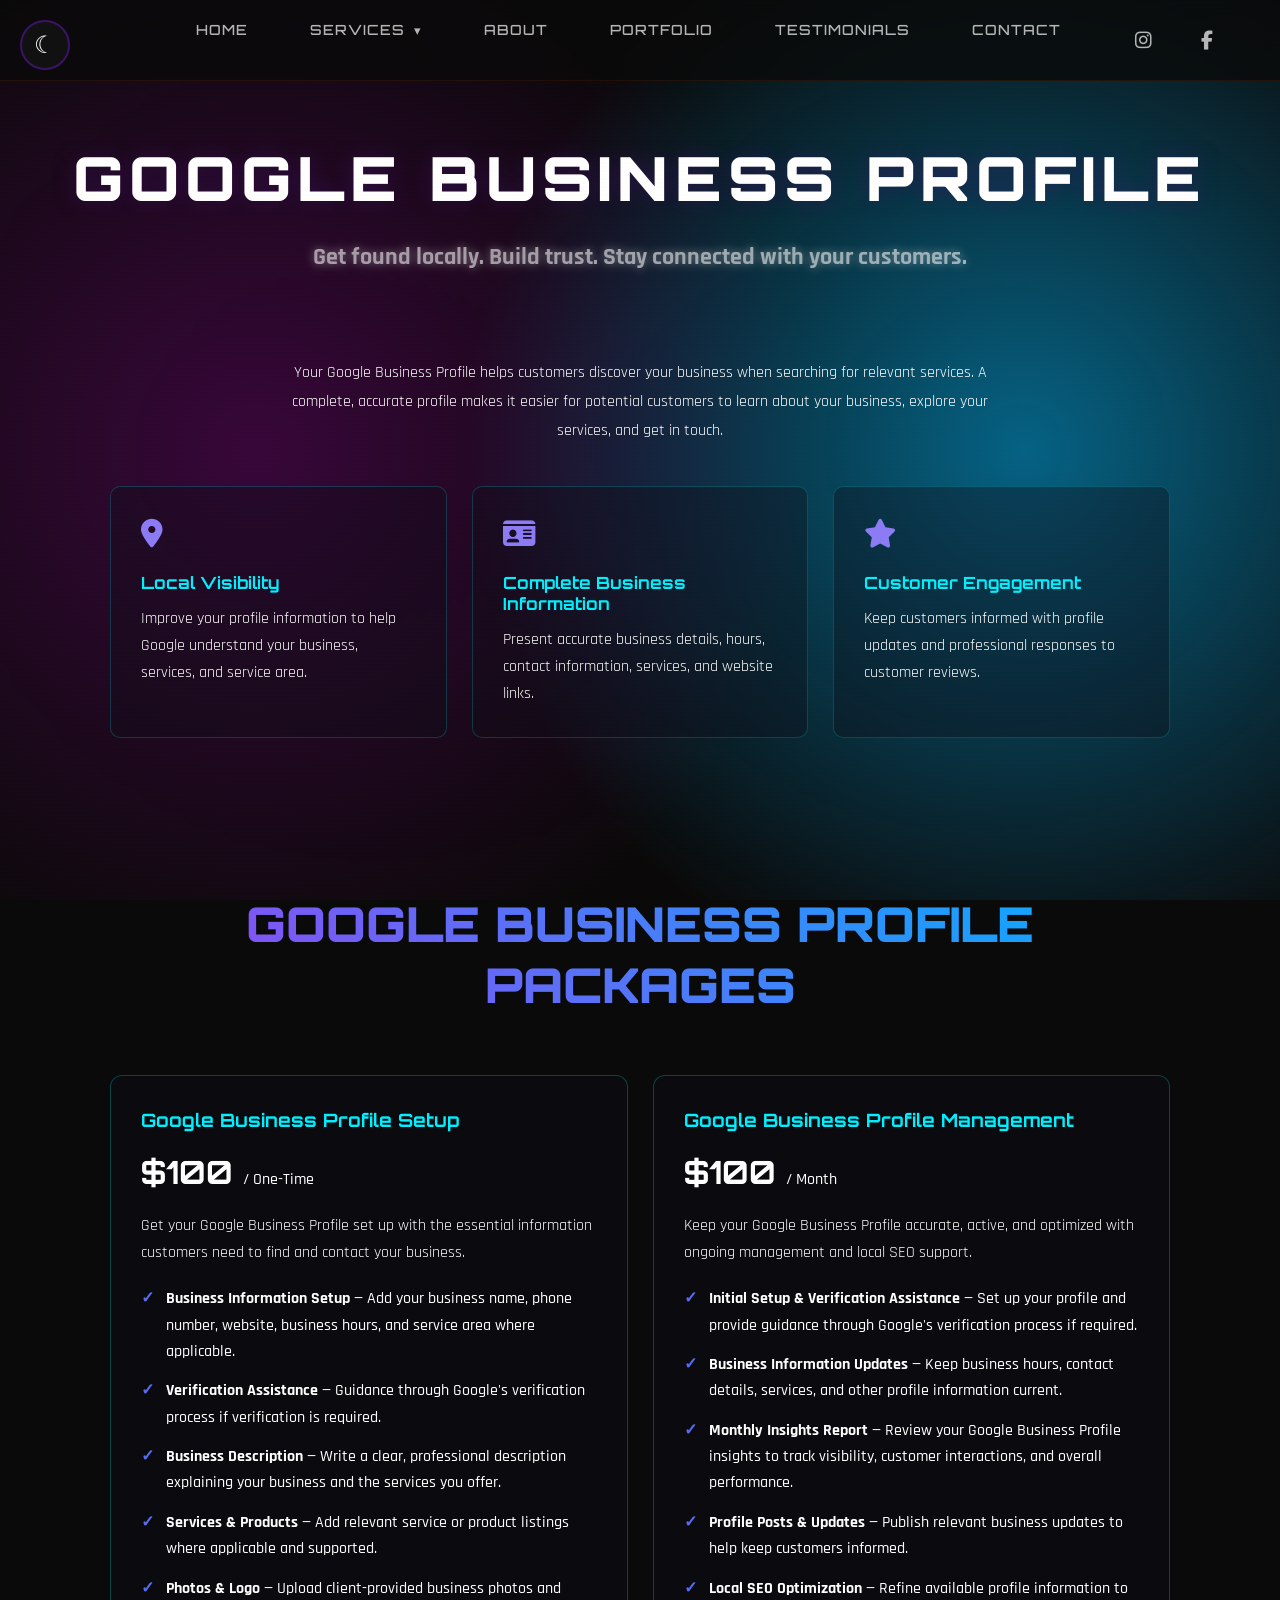
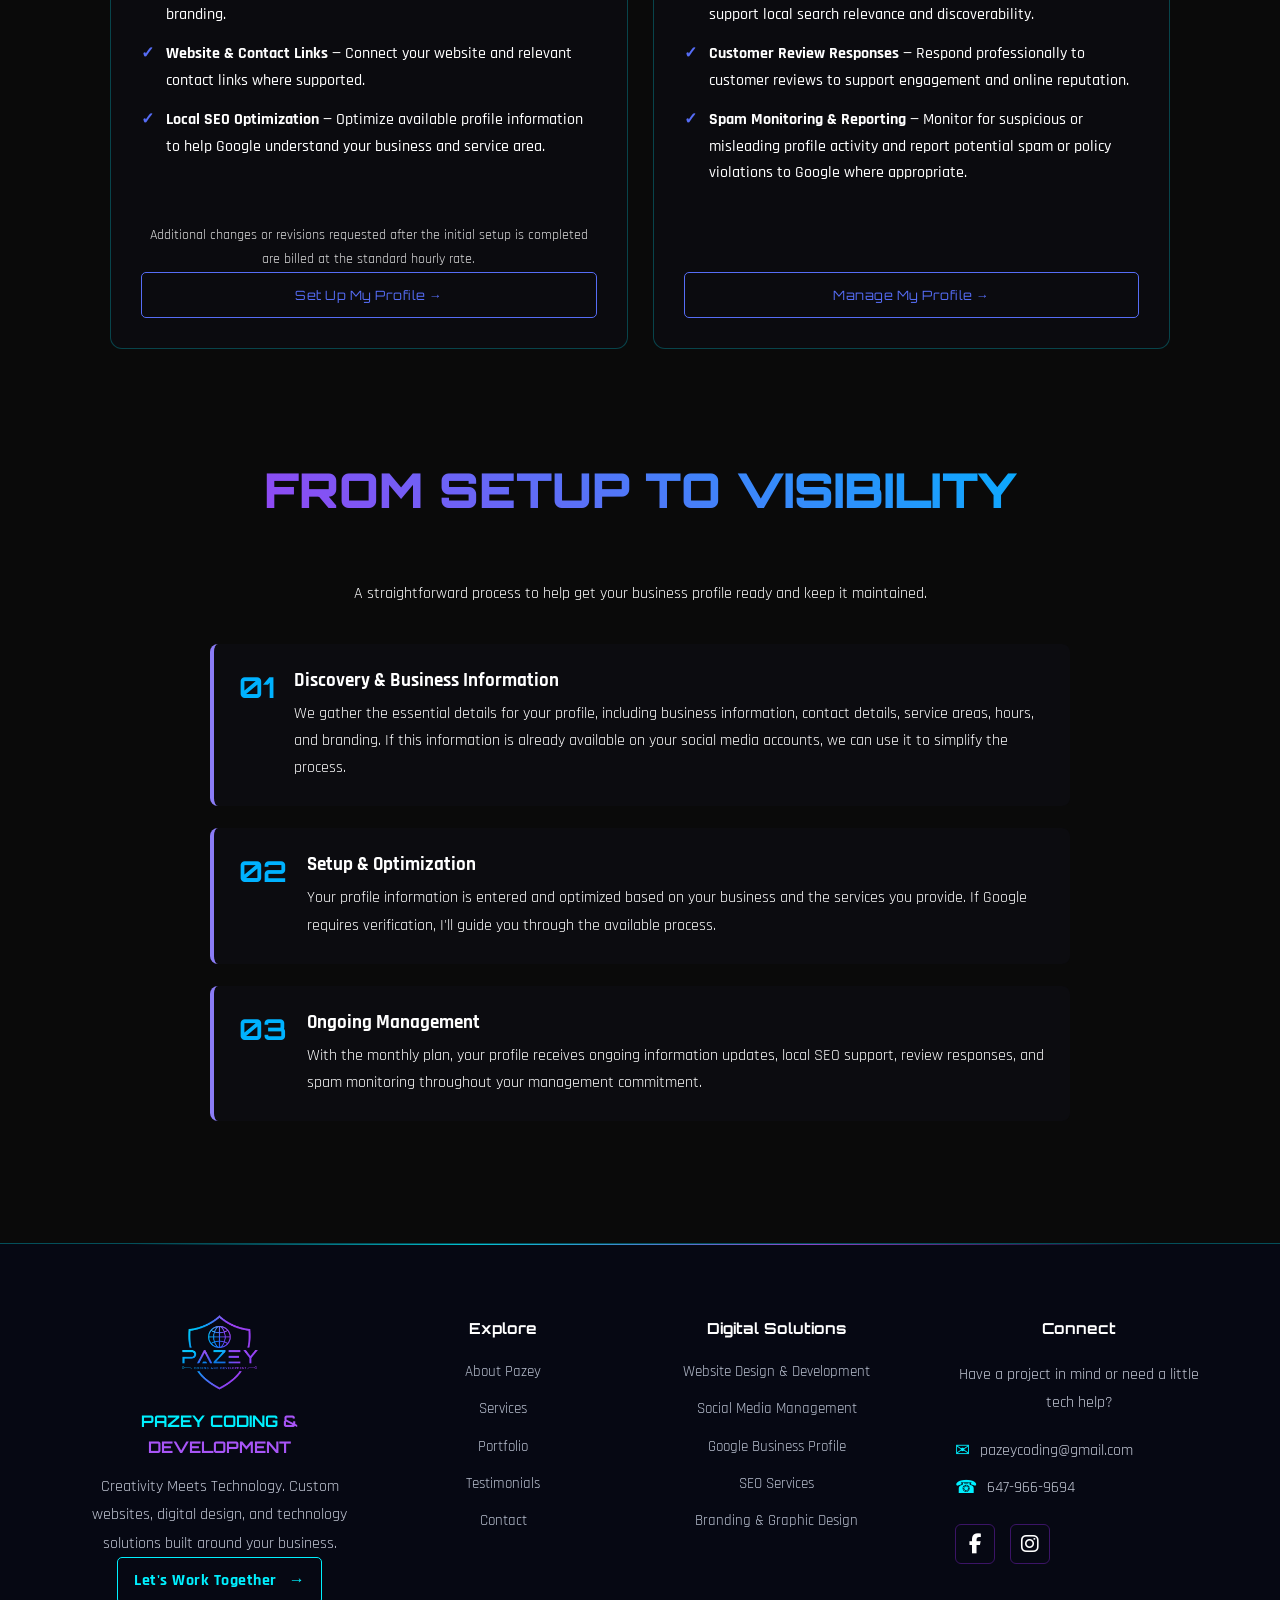
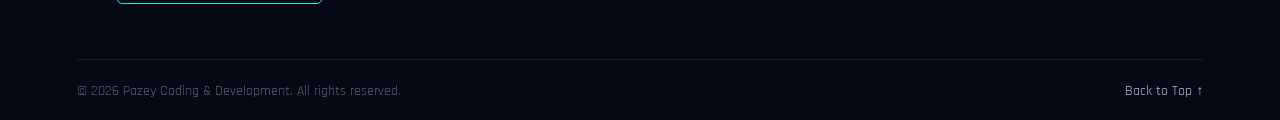
<file: googlebusinessprofile.html>
<!DOCTYPE html>
<html lang="en">
<head>
    <meta charset="UTF-8">
    <meta name="viewport" content="width=device-width, initial-scale=1.0">



<meta name="description" content="Get Google Business Profile setup and management by Pazey Coding & Development. Improve local SEO, update business information, manage reviews, and boost local visibility.">

<meta name="keywords" content="Google Business Profile setup, Google Business Profile management, Google Business Profile optimization, local SEO services, Google business listing, review management, Google profile verification">

<meta name="robots" content="index, follow">

<title>Google Business Profile Setup & Management | Pazey Coding</title>

<link rel="canonical" href="https://www.pazeycoding.com/googlebusinessprofile.html">


<meta property="og:type" content="website">
<meta property="og:title" content="Google Business Profile Setup & Management | Pazey Coding">
<meta property="og:description" content="Improve your local visibility with Google Business Profile setup, optimization, review management, and ongoing support.">
<meta property="og:url" content="https://www.pazeycoding.com/googlebusinessprofile.html">
<meta property="og:site_name" content="Pazey Coding & Development">



    <link href="https://fonts.googleapis.com/css2?family=Orbitron:wght@400;700;900&family=Rajdhani:wght@300;400;500;700&display=swap" rel="stylesheet">

    <link href="pazey.css" rel="stylesheet">

    <link rel="stylesheet" href="https://cdnjs.cloudflare.com/ajax/libs/font-awesome/6.7.2/css/all.min.css">

    <style>
        /* Page Layout */

        .page-header {
            padding: 140px 20px 60px;
            text-align: center;
        }

        .page-header .subtitle {
            max-width: 750px;
            margin: 20px auto 0;
            line-height: 1.8;
        }

        .service-details {
            max-width: 1100px;
            margin: 0 auto;
            padding: 20px 20px 40px;
        }

        .section-intro {
            max-width: 750px;
            margin: 0 auto 35px;
            text-align: center;
            line-height: 1.8;
        }

        /* Benefits */

        .benefits-grid {
            display: grid;
            grid-template-columns: repeat(auto-fit, minmax(250px, 1fr));
            gap: 25px;
            margin: 40px 0;
        }

        .benefit-card {
            background: rgba(15, 15, 25, 0.377);
            border: 1px solid rgba(0, 240, 255, 0.2);
            border-radius: 10px;
            padding: 30px;
            transition: transform 0.3s ease, border-color 0.3s ease;
        }

        .benefit-card:hover {
            transform: translateY(-5px);
            border-color: #566DF6;
        }

        .benefit-card .benefit-icon {
            font-size: 1.8rem;
            color: #8b7cf6;
            margin-bottom: 18px;
        }

        .benefit-card h3 {
            font-family: 'Orbitron', sans-serif;
            color: #00f0ff;
            font-size: 1.05rem;
            margin-bottom: 12px;
        }

        .benefit-card p {
            line-height: 1.7;
        }

        /* Pricing Packages */

        .packages-section {
            max-width: 1100px;
            margin: 35px auto 0;
            padding: 40px 20px;
        }

        .packages-intro {
            text-align: center;
            max-width: 750px;
            margin: 0 auto 40px;
            line-height: 1.8;
        }

        .packages-grid {
            display: grid;
            grid-template-columns: repeat(auto-fit, minmax(300px, 1fr));
            gap: 25px;
            align-items: stretch;
        }

        .package-card {
            display: flex;
            flex-direction: column;
            background: rgba(15, 15, 25, 0.377);
            border: 1px solid rgba(0, 240, 255, 0.25);
            border-radius: 12px;
            padding: 30px;
            transition: transform 0.3s ease, border-color 0.3s ease,
                        box-shadow 0.3s ease;
        }

        .package-card:hover {
            transform: translateY(-5px);
            border-color: #566DF6;
            box-shadow: 0 8px 30px rgba(0, 240, 255, 0.08);
        }

        .package-card h3 {
            font-family: 'Orbitron', sans-serif;
            color: #00F0FF;
            font-size: 1.15rem;
            line-height: 1.5;
            margin-bottom: 10px;
        }

        .package-price {
            font-family: 'Orbitron', sans-serif;
            font-size: 2rem;
            font-weight: 700;
            margin: 8px 0 20px;
        }

        .price-period {
            font-family: 'Rajdhani', sans-serif;
            font-size: 1rem;
            font-weight: 500;
        }

        .package-description {
            line-height: 1.7;
            margin-bottom: 20px;
        }

        .package-features {
            list-style: none;
            padding: 0;
            margin: 0 0 25px;
        }

        .package-features li {
            position: relative;
            padding: 0 0 13px 25px;
            line-height: 1.65;
            font-weight: 500;
        }

        .package-features li::before {
            content: "✓";
            position: absolute;
            left: 0;
            color: #566DF6;
            font-weight: bold;
        }

        .package-cta {
            display: flex;
            justify-content: center;
            align-items: center;
            width: 100%;
            box-sizing: border-box;
            margin-top: auto;
            padding: 14px 16px;
            border: 1px solid #566DF6;
            border-radius: 5px;
            color: #566DF6;
            text-align: center;
            text-decoration: none;
            font-family: 'Orbitron', sans-serif;
            font-size: 0.8rem;
            letter-spacing: 0.5px;
            transition: background 0.3s ease, color 0.3s ease;
        }

        .package-cta:hover {
            background: #566DF6;
            color: #0a0a14;
        }

        .package-note {
            font-size: 0.9rem;
            opacity: 0.85;
            line-height: 1.7;
            margin-top: 25px;
            text-align: center;
        }

        .contract-note {
            border: 1px solid rgba(86, 109, 246, 0.45);
            border-radius: 8px;
            padding: 15px;
            margin: 0 0 22px;
            line-height: 1.7;
            background: rgba(86, 109, 246, 0.07);
        }

        /* Process */

        .process-section {
            max-width: 900px;
            margin: 50px auto;
            padding: 20px;
        }

        .process-step {
            display: flex;
            gap: 20px;
            margin-bottom: 22px;
            background: rgba(15, 15, 25, 0.4);
            padding: 25px;
            border-radius: 8px;
            border-left: 4px solid #8b7cf6;
        }

        .step-num {
            flex-shrink: 0;
            font-family: 'Orbitron', sans-serif;
            font-size: 1.8rem;
            color: #00B2FF;
            font-weight: bold;
        }

        .process-step h3 {
            margin-bottom: 8px;
        }

        .process-step p {
            line-height: 1.7;
        }

        /* FAQ */

        .faq-section {
            max-width: 900px;
            margin: 40px auto;
            padding: 20px;
        }

        .faq-item {
            padding: 22px 0;
            border-bottom: 1px solid rgba(0, 240, 255, 0.2);
        }

        .faq-item h3 {
            font-family: 'Orbitron', sans-serif;
            color: #566DF6;
            font-size: 1rem;
            line-height: 1.6;
            margin-bottom: 10px;
        }

        .faq-item p {
            line-height: 1.8;
        }

        /* CTA Banner */

        .full-width-cta-container {
            width: 100%;
            box-sizing: border-box;
            padding: 60px 20px;
            background: rgba(10, 10, 20, 0.8);
            border-top: 1px solid rgba(0, 240, 255, 0.3);
            border-bottom: 1px solid rgba(0, 240, 255, 0.3);
            margin: 50px 0;
            text-align: center;
        }

        .full-width-cta-container p {
            max-width: 700px;
            margin: 15px auto;
            line-height: 1.8;
        }

        .full-width-btn {
            display: flex;
            justify-content: center;
            align-items: center;
            max-width: 650px;
            width: 100%;
            box-sizing: border-box;
            padding: 18px 20px;
            margin: 25px auto 0;
            font-family: 'Orbitron', sans-serif;
            text-transform: uppercase;
            letter-spacing: 1px;
            text-decoration: none;
            border: 1px solid #566DF6;
            border-radius: 5px;
            color: #566DF6;
            transition: background 0.3s ease, color 0.3s ease;
        }

        .full-width-btn:hover {
            background: #566DF6;
            color: #0a0a14;
        }

        @media (max-width: 600px) {
            .page-header {
                padding: 115px 18px 40px;
            }

            .packages-section {
                padding: 25px 18px;
            }

            .package-card {
                padding: 25px 20px;
            }

            .package-price {
                font-size: 1.7rem;
            }

            .process-step {
                gap: 14px;
                padding: 20px 16px;
            }

            .step-num {
                font-size: 1.4rem;
            }

            .benefit-card {
                padding: 24px;
            }
        }
    </style>
</head>

<body>

    <!-- Background Animation -->
    <div class="grid-bg"></div>
    <div class="gradient-overlay"></div>
    <div class="scanlines"></div>
    <div id="particles"></div>

   <!-- Navigation -->
    <nav id="navbar">
        <div class="nav-container">
            <a href="#home" class="logo-link">
                <svg class="logo-svg" viewBox="0 0 40 40" xmlns="http://www.w3.org/2000/svg">
                    <defs>
                 
                </svg>
                <button id="themeToggle" class="theme-toggle" type="button">
    <span id="themeIcon">☾</span>
</button>
            </a>
     <ul class="nav-links" id="navLinks">
    <li><a href="index.html" class="nav-link">Home</a></li>
    
    <li class="dropdown">
        <a href="#features" class="nav-link dropdown-toggle">Services <span class="arrow">▾</span></a>
        <ul class="dropdown-menu">
            <li><a href="webdevelopmentservice.html" class="dropdown-item">Website Design & Development</a></li>
             <li><a href="socialmedialmanagement.html" class="dropdown-item">Social Media Management</a></li>
             <li><a href="googlebusinessprofile.html" class="dropdown-item">Google Business Profile</a></li>
             <li><a href="seo.html" class="dropdown-item">Search Engine Optimization</a></li>
             <li><a href="brandgraphicdesign.html" class="dropdown-item">Branding & Graphic Design</a></li>
           
           
        </ul>
    </li>

<li><a href="index.html#about" class="nav-link">About</a></li>
<li><a href="pazey-portfolio.html" class="nav-link">Portfolio</a></li>
<li><a href="index.html#testimonials" class="nav-link">Testimonials</a></li>
<li><a href="index.html#contact" class="nav-link">Contact</a></li>

    <!-- Social Media Icons -->
    <li class="social-icons">
        <a href="https://www.instagram.com/pazey.coding?cplk=MXRjMmFpZzNqYncyaA%3D%3D&utm_source=qr"
           target="_blank"
           rel="noopener noreferrer"
           aria-label="Instagram">
            <i class="fab fa-instagram"></i>
        </a>

        <a href="https://www.facebook.com/share/1HNNLjMgZ5/?mibextid=wwXIfr"
           target="_blank"
           rel="noopener noreferrer"
           aria-label="Facebook">
            <i class="fab fa-facebook-f"></i>
        </a>
    </li>
</ul>
            <div class="menu-toggle" id="menuToggle">
                <span></span>
                <span></span>
                <span></span>
            </div>
        </div>
    </nav>


    <!-- Page Header -->
    <header class="page-header" id="home">

        <h1 class="glitch-text">GOOGLE BUSINESS PROFILE</h1>

        <p class="subtitle">
            Get found locally. Build trust. Stay connected with your customers.
        </p>

    </header>

    <main>

        <!-- Benefits -->
        <section class="service-details" aria-labelledby="benefits-title">

            <p class="section-intro">
                Your Google Business Profile helps customers discover your
                business when searching for relevant services. A complete,
                accurate profile makes it easier for potential customers to
                learn about your business, explore your services, and get in touch.
            </p>

            <div class="benefits-grid">

                <div class="benefit-card">
                    <div class="benefit-icon">
                        <i class="fas fa-map-marker-alt" aria-hidden="true"></i>
                    </div>
                    <h3>Local Visibility</h3>
                    <p>
                        Improve your profile information to help Google
                        understand your business, services, and service area.
                    </p>
                </div>

                <div class="benefit-card">
                    <div class="benefit-icon">
                        <i class="fas fa-id-card" aria-hidden="true"></i>
                    </div>
                    <h3>Complete Business Information</h3>
                    <p>
                        Present accurate business details, hours, contact
                        information, services, and website links.
                    </p>
                </div>

                <div class="benefit-card">
                    <div class="benefit-icon">
                        <i class="fas fa-star" aria-hidden="true"></i>
                    </div>
                    <h3>Customer Engagement</h3>
                    <p>
                        Keep customers informed with profile updates and
                        professional responses to customer reviews.
                    </p>
                </div>

            </div>

        </section>

        <!-- Pricing Packages -->
        <section class="packages-section" id="packages">

            <h2 class="section-title">Google Business Profile Packages</h2>

        

            <div class="packages-grid">

                <!-- One-Time Setup -->
                <article class="package-card">

                    <h3>Google Business Profile Setup</h3>

                    <p class="package-price">
                        $100
                        <span class="price-period">/ One-Time</span>
                    </p>

                    <p class="package-description">
                        Get your Google Business Profile set up with the
                        essential information customers need to find and
                        contact your business.
                    </p>

                    <ul class="package-features">

                        <li>
                            <strong>Business Information Setup</strong> —
                            Add your business name, phone number, website,
                            business hours, and service area where applicable.
                        </li>

                        <li>
                            <strong>Verification Assistance</strong> —
                            Guidance through Google's verification process
                            if verification is required.
                        </li>

                        <li>
                            <strong>Business Description</strong> —
                            Write a clear, professional description explaining
                            your business and the services you offer.
                        </li>

                        <li>
                            <strong>Services & Products</strong> —
                            Add relevant service or product listings where
                            applicable and supported.
                        </li>

                        <li>
                            <strong>Photos & Logo</strong> —
                            Upload client-provided business photos and branding.
                        </li>

                        <li>
                            <strong>Website & Contact Links</strong> —
                            Connect your website and relevant contact links
                            where supported.
                        </li>

                        <li>
                            <strong>Local SEO Optimization</strong> —
                            Optimize available profile information to help
                            Google understand your business and service area.
                        </li>

                    </ul>

                    <p class="package-note">
                        Additional changes or revisions requested after the
                        initial setup is completed are billed at the standard
                        hourly rate.
                    </p>

                    <a href="index.html#contact" class="package-cta">
                        Set Up My Profile →
                    </a>

                </article>

                <!-- Monthly Management (add contract-note if app) -->

                <article class="package-card">

                    <h3>Google Business Profile Management</h3>

                    <p class="package-price">
                        $100
                        <span class="price-period">/ Month</span>
                    </p>

                    <p class="package-description">
                        Keep your Google Business Profile accurate, active,
                        and optimized with ongoing management and local SEO
                        support.
                    </p>

                    <ul class="package-features">

                        <li>
                            <strong>Initial Setup & Verification Assistance</strong> —
                            Set up your profile and provide guidance through
                            Google's verification process if required.
                        </li>

                        <li>
                            <strong>Business Information Updates</strong> —
                            Keep business hours, contact details, services,
                            and other profile information current.
                        </li>
                           <li>
                        <strong>Monthly Insights Report</strong> —
Review your Google Business Profile insights to track visibility, customer interactions, and overall performance.

                        <li>
                            <strong>Profile Posts & Updates</strong> —
                            Publish relevant business updates to help keep
                            customers informed.
                        </li>

                        <li>
                            <strong>Local SEO Optimization</strong> —
                            Refine available profile information to support
                            local search relevance and discoverability.
                        </li>

                        <li>
                            <strong>Customer Review Responses</strong> —
                            Respond professionally to customer reviews to
                            support engagement and online reputation.
                        </li>

                        <li>
                            <strong>Spam Monitoring & Reporting</strong> —
                            Monitor for suspicious or misleading profile
                            activity and report potential spam or policy
                            violations to Google where appropriate.
                        </li>

                    </ul>

                    <a href="index.html#contact" class="package-cta">
                        Manage My Profile →
                    </a>

                </article>

            </div>

        

        </section>

        <!-- Process -->
        <section class="process-section" id="process">

            <h2 class="section-title">From Setup to Visibility</h2>

            <p class="section-intro">
                A straightforward process to help get your business
                profile ready and keep it maintained.
            </p>

            <div class="process-step">
                <div class="step-num">01</div>
                <div>
                    <h3>Discovery & Business Information</h3>
                    <p>
We gather the essential details for your profile, including business information, contact details, service areas, hours, and branding. If this information is already available on your social media accounts, we can use it to simplify the process.
                    </p>
                </div>
            </div>

            <div class="process-step">
                <div class="step-num">02</div>
                <div>
                    <h3>Setup & Optimization</h3>
                    <p>
                        Your profile information is entered and optimized
                        based on your business and the services you provide.
                        If Google requires verification, I'll guide you
                        through the available process.
                    </p>
                </div>
            </div>

            <div class="process-step">
                <div class="step-num">03</div>
                <div>
                    <h3>Ongoing Management</h3>
                    <p>
                        With the monthly plan, your profile receives ongoing
                        information updates, local SEO support, review
                        responses, and spam monitoring throughout your
                        management commitment.
                    </p>
                </div>
            </div>

        </section>

        

       

    </main>

       <!-- Footer -->
    <footer class="site-footer" id="footer">
        <div class="footer-container">

            <div class="footer-brand">
                <a href="index.html#home" class="footer-logo">
                    <img src="pazey-coding-logo.PNG"
                         alt="Pazey Coding & Development Logo">
                </a>

                <h3>PAZEY CODING <span>& DEVELOPMENT</span></h3>

                <p>
                    Creativity Meets Technology.
                    Custom websites, digital design, and technology
                    solutions built around your business.
                </p>

                <a href="index.html#contact" class="footer-cta">
                    Let's Work Together <span>→</span>
                </a>
            </div>

         <div class="footer-column">
                <h4>Explore</h4>
                <ul>
                    <li><a href="index.html#about">About Pazey</a></li>
                    <li><a href="index.html#services">Services</a></li>
                    <li><a href="pazey-portfolio.html">Portfolio</a></li>
                    <li><a href="index.html#testimonials">Testimonials</a></li>
                    <li><a href="index.html#contact">Contact</a></li>
                </ul>
            </div>


            <div class="footer-column">
                <h4>Digital Solutions</h4>
                <ul>
                    <li><a href="webdevelopmentservice.html">Website Design & Development</a></li>
                    <li><a href="socialmediamanagement.html">Social Media Management</a></li>
                    <li><a href="seogooglebusinessprofile.html">Google Business Profile</a></li>
                    <li><a href="seoservices.html">SEO Services</a></li>
                    <li><a href="brandgraphicdesign.html">Branding & Graphic Design</a></li>
                </ul>
            </div>

            <div class="footer-column footer-connect">
                <h4>Connect</h4>

                <p>Have a project in mind or need a little tech help?</p>

                <a href="mailto:pazeycoding@gmail.com" class="footer-contact-link">
                    <span>✉</span> pazeycoding@gmail.com
                </a>

                <a href="tel:+16479669694" class="footer-contact-link">
                    <span>☎</span> 647-966-9694
                </a>

                <div class="footer-socials">
                    <!-- Replace these placeholders with your real profile URLs. -->
                    <a href="https://www.facebook.com/share/1HNNLjMgZ5/?mibextid=wwXIfr"
                       target="_blank"
                       rel="noopener noreferrer"
                       aria-label="Facebook">
                        <i class="fab fa-facebook-f"></i>
                    </a>

                    <a href="https://www.instagram.com/pazey.coding?cplk=MXRjMmFpZzNqYncyaA%3D%3D&utm_source=qr"
                       target="_blank"
                       rel="noopener noreferrer"
                       aria-label="Instagram">
                        <i class="fab fa-instagram"></i>
                    </a>
                </div>
            </div>
        </div>

        <div class="footer-bottom">
            <p class="copyright">
                © <span id="footerYear"></span> Pazey Coding & Development.
                All rights reserved.
            </p>


            <a href="#home" class="back-to-top">Back to Top ↑</a>
        </div>
    </footer>

    <!-- Footer Year -->
    <script>
        document.getElementById("footerYear").textContent =
            new Date().getFullYear();
    </script>

    <!-- Existing Site Scripts -->
    <script src="pazeycoding.js"></script>

    <!-- Theme Toggle -->
    <script>
        document.addEventListener("DOMContentLoaded", function () {
            const button = document.getElementById("themeToggle");
            const icon = document.getElementById("themeIcon");

            if (!button || !icon) return;

            button.addEventListener("click", function (event) {
                event.preventDefault();

                document.body.classList.toggle("light-mode");

                const isLight =
                    document.body.classList.contains("light-mode");

                icon.textContent = isLight ? "☀" : "☾";

                localStorage.setItem(
                    "theme",
                    isLight ? "light" : "dark"
                );
            });

            if (localStorage.getItem("theme") === "light") {
                document.body.classList.add("light-mode");
                icon.textContent = "☀";
            }
        });
    </script>

<!-- Mobile Navigation Fix -->
<script>
document.addEventListener("DOMContentLoaded", function () {
    const menuToggle = document.getElementById("menuToggle");
    const navLinks = document.getElementById("navLinks");

    if (!menuToggle || !navLinks) return;

    menuToggle.addEventListener("click", function () {
        navLinks.classList.toggle("active");
        menuToggle.classList.toggle("active");

        const isOpen = navLinks.classList.contains("active");
        menuToggle.setAttribute("aria-expanded", isOpen);
    });

    // Close menu when a navigation link is clicked
    navLinks.querySelectorAll("a").forEach(function (link) {
        link.addEventListener("click", function () {
            // Allow dropdown toggles to be handled separately
            if (link.classList.contains("dropdown-toggle")) return;

            navLinks.classList.remove("active");
            menuToggle.classList.remove("active");
            menuToggle.setAttribute("aria-expanded", "false");
        });
    });
});
</script>


</body>
</html>
</file>
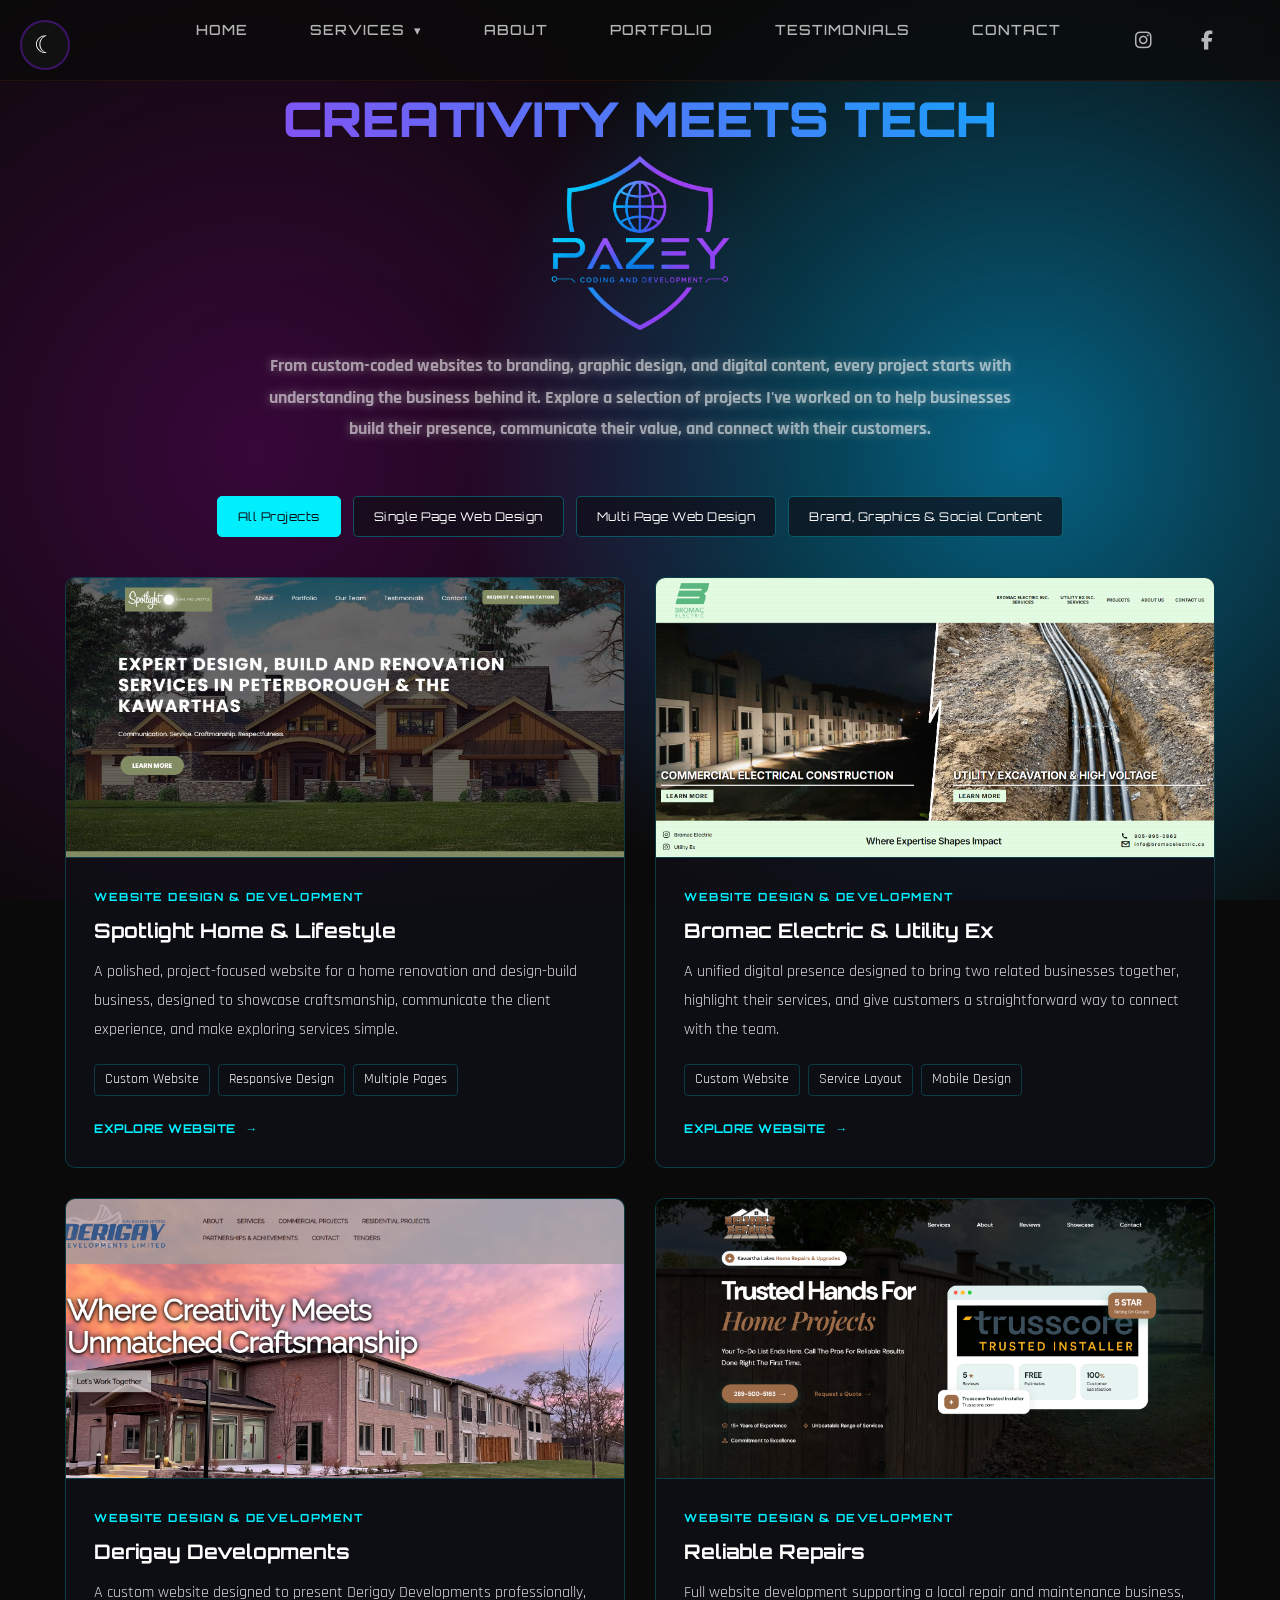
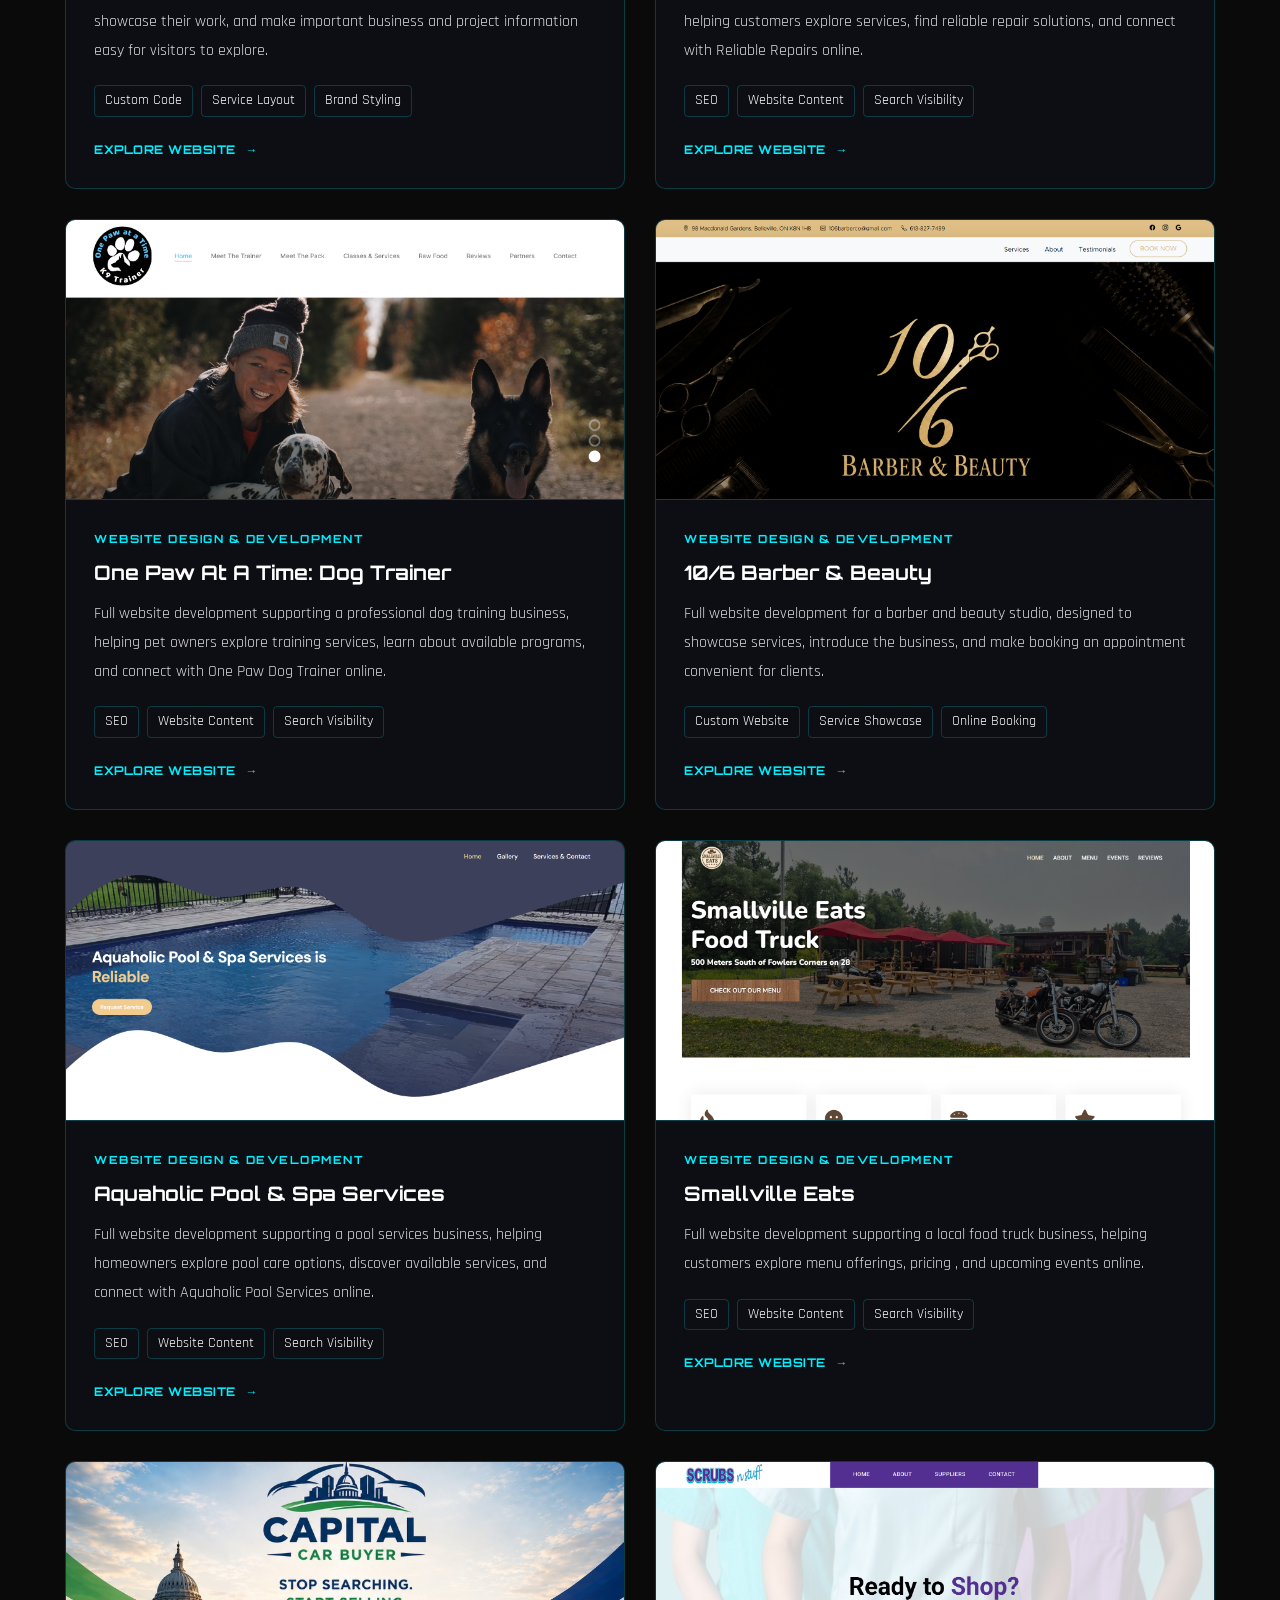
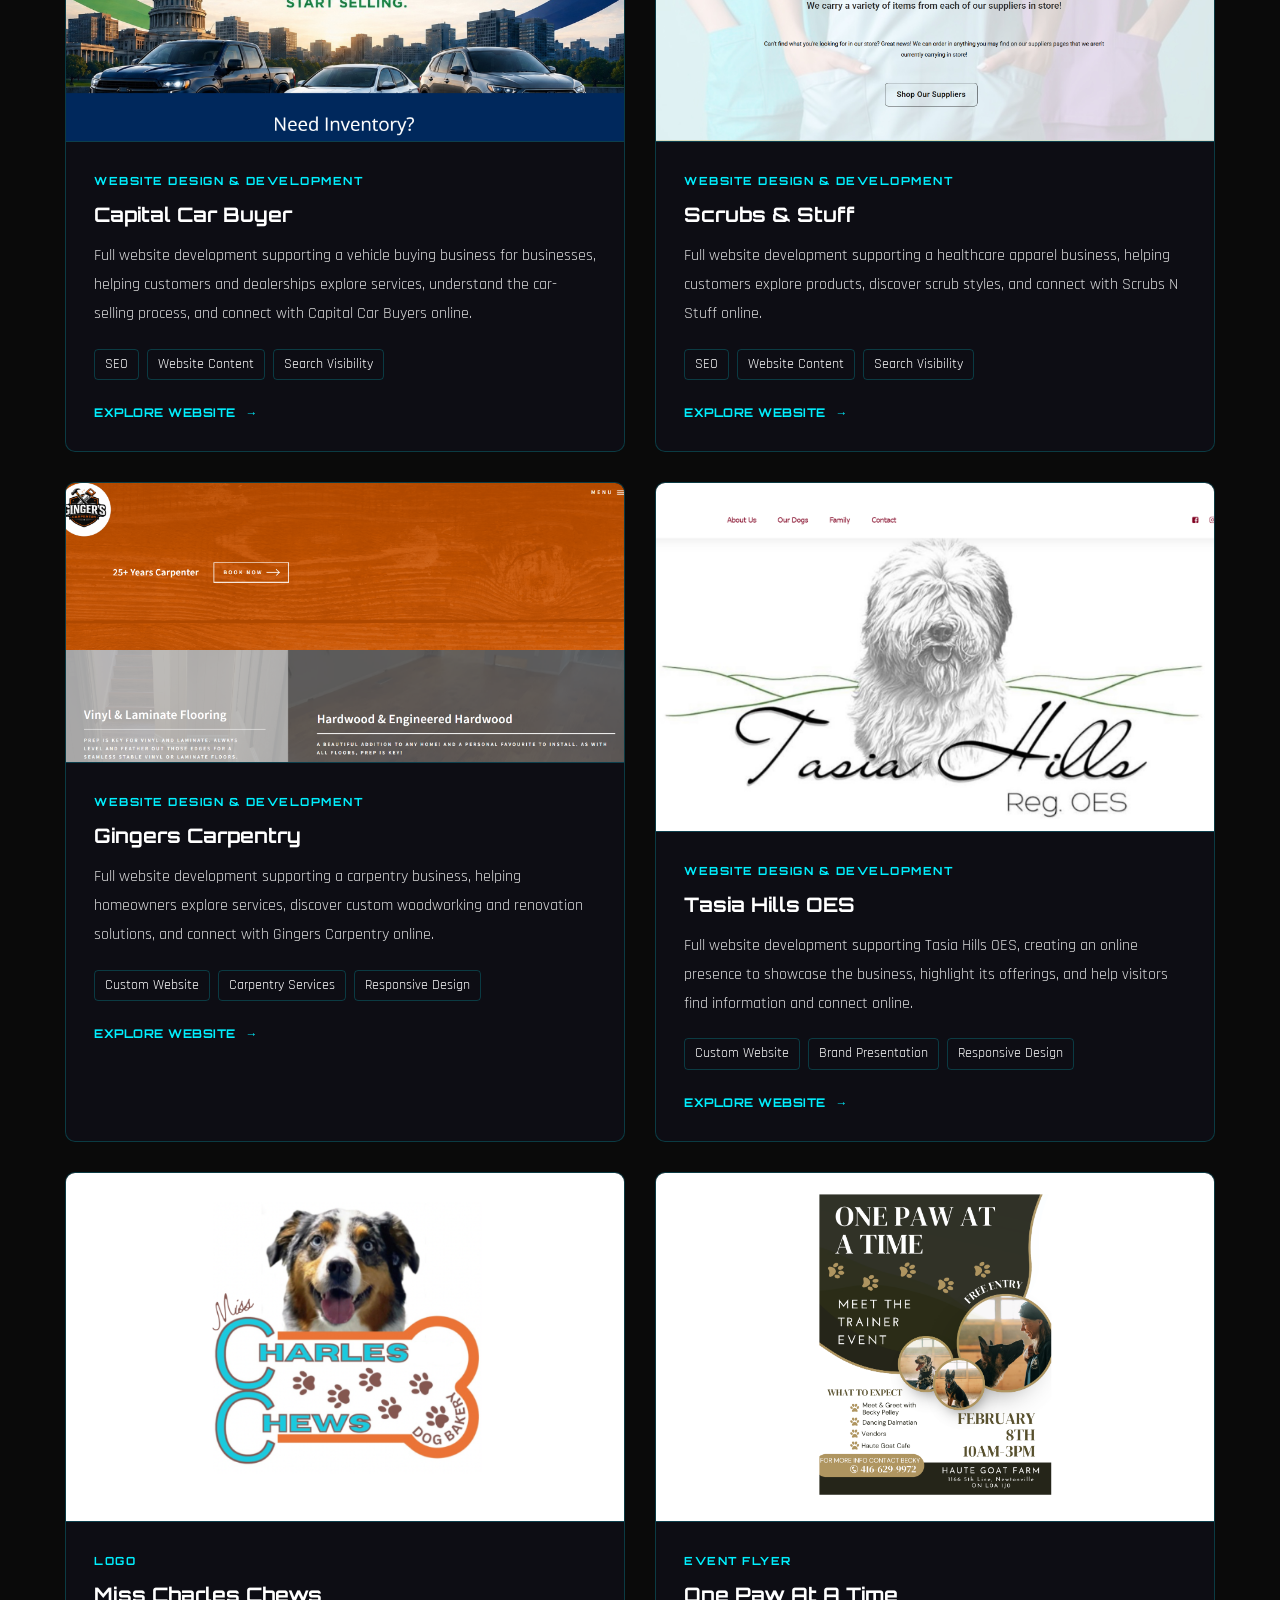
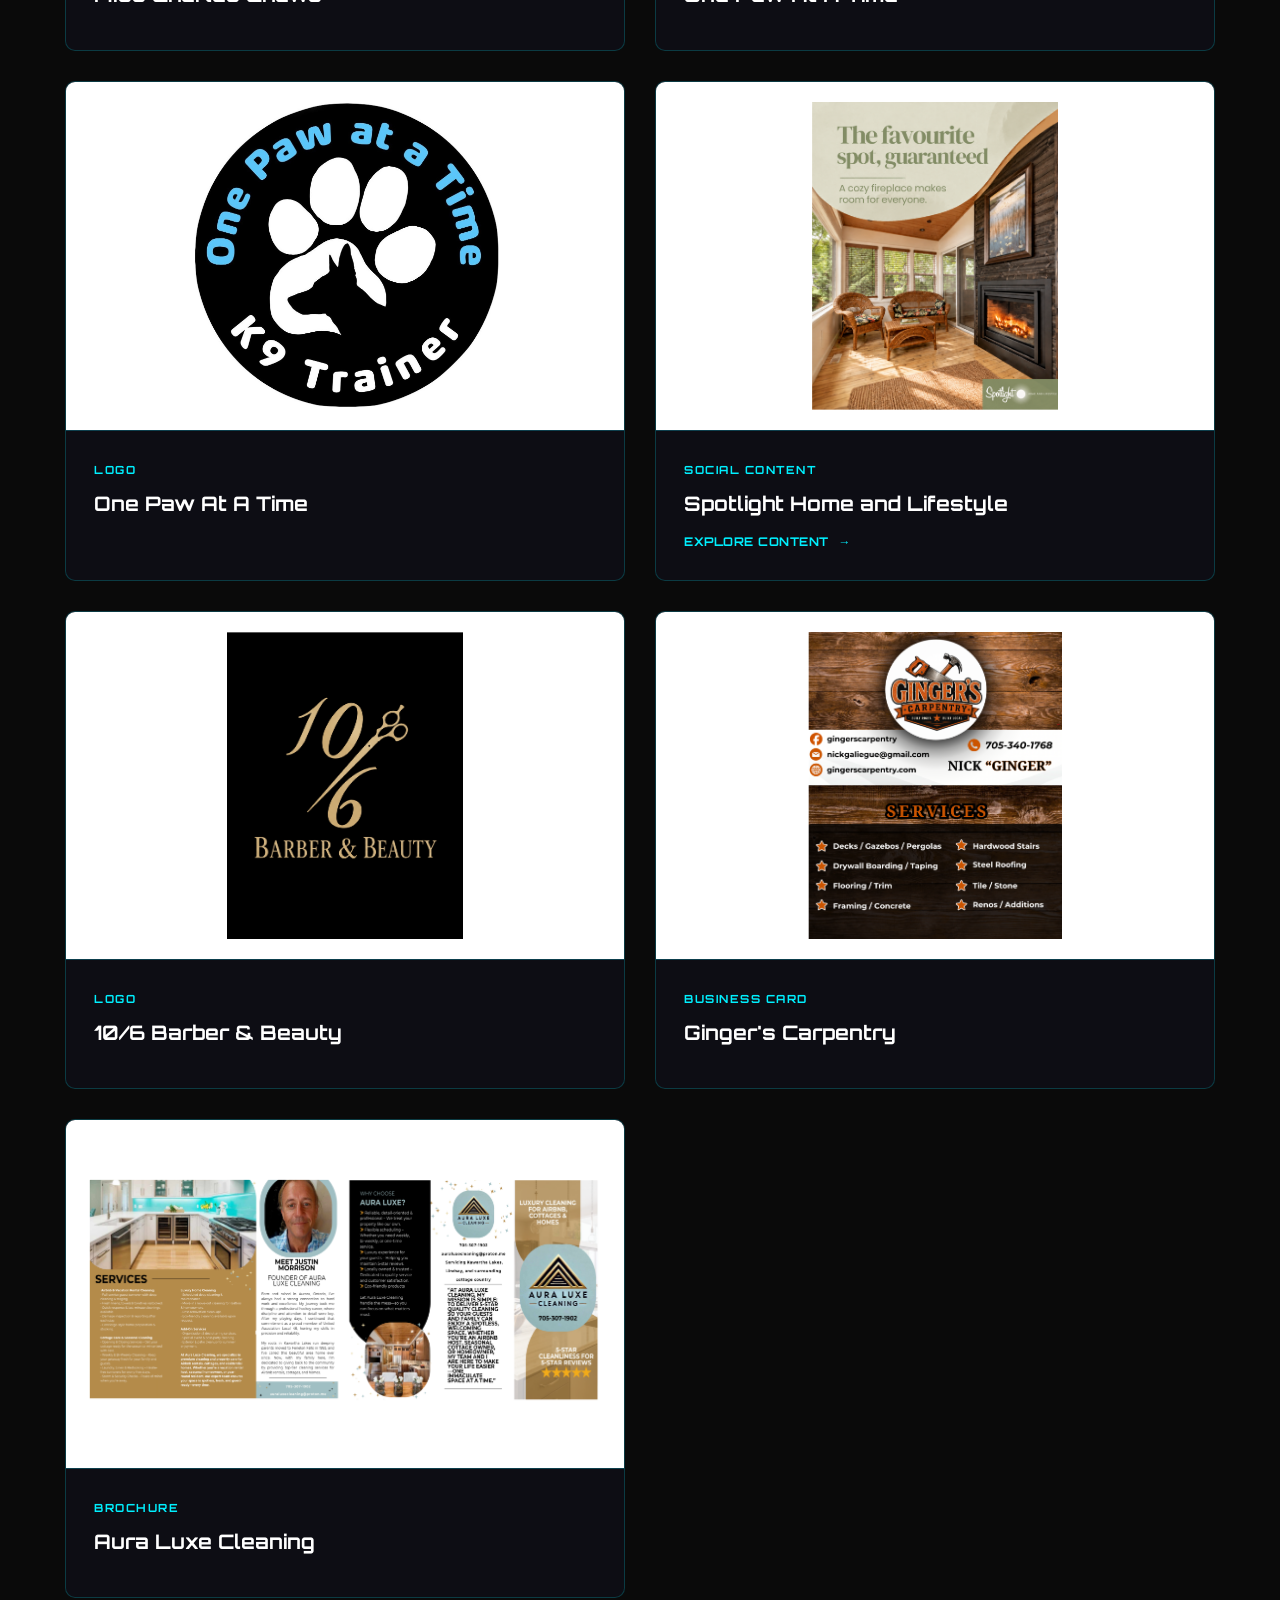
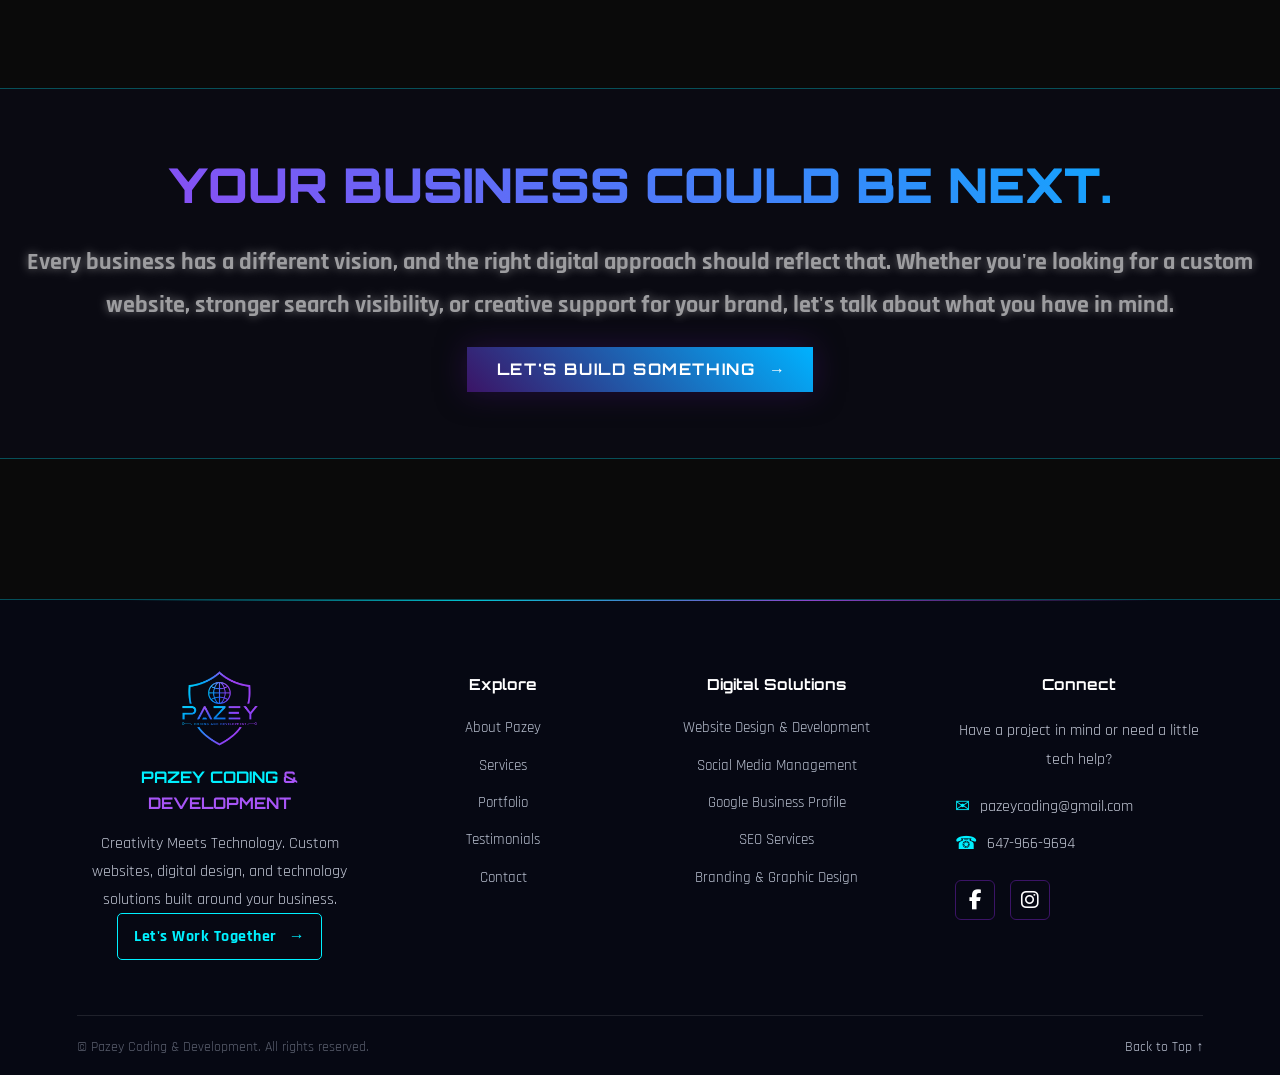
<file: pazey-portfolio.html>
<!DOCTYPE html>
<html lang="en">
<head>
    <meta charset="UTF-8">
    <meta name="viewport" content="width=device-width, initial-scale=1.0">

  
<title>Website Design Portfolio | Pazey Coding & Development</title>

<meta name="description" content="Explore custom websites, branding, graphic design, and social media projects by Pazey Coding & Development, serving small businesses in Peterborough and the Kawartha Lakes.">

<meta name="author" content="Pazey Coding & Development">
<meta name="robots" content="index, follow">

<link rel="canonical" href="https://pazeycoding.com/pazey-portfolio.html">

<!-- Open Graph: Facebook and social sharing -->
<meta property="og:type" content="website">
<meta property="og:title" content="Website Design & Creative Portfolio | Pazey Coding">
<meta property="og:description" content="See custom websites, branding, graphic design, and digital content created for small businesses by Pazey Coding & Development.">
<meta property="og:url" content="https://pazeycoding.com/pazey-portfolio.html">
<meta property="og:image" content="https://pazeycoding.com/pazey-coding-logo.PNG">




    <link href="https://fonts.googleapis.com/css2?family=Orbitron:wght@400;700;900&family=Rajdhani:wght@300;400;500;700&display=swap" rel="stylesheet">
    <link href="pazey.css" rel="stylesheet">
       <link rel="stylesheet"
      href="https://cdnjs.cloudflare.com/ajax/libs/font-awesome/6.7.2/css/all.min.css">

    <style>
        /* Portfolio Page */
        .portfolio-page {
            overflow: hidden;
        }

        .portfolio-page .page-header {
            padding: 140px 20px 55px;
            text-align: center;
        }

        .portfolio-page .page-header h1 {
            font-family: 'Orbitron', sans-serif;
            line-height: 1.3;
            margin-bottom: 20px;
        }

        .portfolio-page .page-header .subtitle {
            max-width: 720px;
            margin: 0 auto;
            line-height: 1.7;
        }

        .portfolio-page .eyebrow {
            color: #00f0ff;
            font-family: 'Orbitron', sans-serif;
            font-size: 0.8rem;
            font-weight: 700;
            letter-spacing: 3px;
            margin-bottom: 20px;
        }

        .portfolio-page .accent-text {
            color: #00f0ff;
        }

        .portfolio-page .portfolio-intro {
            max-width: 1100px;
            margin: 0 auto;
            padding: 25px 20px 35px;
            text-align: center;
        }

        .portfolio-page .portfolio-intro p {
            font-size: 1.1rem;
            line-height: 1.8;
            max-width: 760px;
            margin: 0 auto;
        }

        /* Filters */
        .portfolio-filters {
            display: flex;
            justify-content: center;
            align-items: center;
            flex-wrap: wrap;
            gap: 12px;
            padding: 15px 20px 40px;
        }

        .portfolio-filter {
            padding: 12px 20px;
            border: 1px solid rgba(0, 240, 255, 0.3);
            border-radius: 5px;
            background: rgba(15, 15, 25, 0.7);
            color: inherit;
            font-family: 'Orbitron', sans-serif;
            font-size: 0.75rem;
            letter-spacing: 0.5px;
            cursor: pointer;
            transition: background 0.25s ease,
                        border-color 0.25s ease,
                        color 0.25s ease;
        }

        .portfolio-filter:hover,
        .portfolio-filter.active {
            background: #00f0ff;
            border-color: #00f0ff;
            color: #0a0a14;
        }

        .portfolio-filter:focus-visible,
        .project-link:focus-visible {
            outline: 2px solid #00f0ff;
            outline-offset: 4px;
        }

        /* Project Grid */
        .portfolio-grid {
            max-width: 1200px;
            margin: 0 auto;
            padding: 0 25px 70px;
            display: grid;
            grid-template-columns: repeat(2, minmax(0, 1fr));
            gap: 30px;
        }

        .project-card {
            min-width: 0;
            overflow: hidden;
            border: 1px solid rgba(0, 240, 255, 0.2);
            border-radius: 10px;
            background: rgba(15, 15, 25, 0.75);
            transition: transform 0.3s ease,
                        border-color 0.3s ease;
        }

        .project-card:hover {
            transform: translateY(-5px);
            border-color: #00f0ff;
        }

        .project-card[hidden] {
            display: none !important;
        }


/* Project Cover — consistent sizing for every portfolio card */
.project-cover {
    position: relative;
    display: block;
    width: 100%;
    aspect-ratio: 16 / 10;
    overflow: hidden;
    background: #101321;
    border-bottom: 1px solid rgba(0, 240, 255, 0.2);
}

/* Ensure every image fills the same size container */
.project-cover img {
    display: block;
    width: 100%;
    height: 100%;
    object-fit: cover;
    object-position: center;
    transition: transform 0.5s ease;
}

/* Keep hover effect consistent */
.project-card:hover .project-cover img {
    transform: scale(1.04);
}

/* Make existing placeholder wrappers fill the cover */
.project-cover .cover-placeholder {
    position: absolute;
    inset: 0;
    width: 100%;
    height: 100%;
    padding: 0;
    overflow: hidden;
}

/* Keep graphic-design and social-content placeholders styled */
.project-cover .cover-placeholder:has(.cover-label) {
    padding: 25px;
}

/* Mobile and desktop images remain consistent */
@media (max-width: 700px) {
    .project-cover {
        aspect-ratio: 16 / 10;
    }
}


        .cover-label {
            position: relative;
            z-index: 1;
            color: #fff;
            font-family: 'Orbitron', sans-serif;
            font-size: clamp(1.2rem, 3vw, 2.1rem);
            font-weight: 900;
            line-height: 1.35;
            overflow-wrap: anywhere;
        }

        .cover-subtitle {
            position: relative;
            z-index: 1;
            margin-top: 12px;
            color: rgba(255, 255, 255, 0.85);
            font-family: 'Rajdhani', sans-serif;
            font-size: 1rem;
            letter-spacing: 2px;
            text-transform: uppercase;
        }

        .cover-index {
            position: absolute;
            z-index: 1;
            bottom: 15px;
            right: 18px;
            color: rgba(255, 255, 255, 0.7);
            font-family: 'Orbitron', sans-serif;
            font-size: 0.7rem;
            letter-spacing: 2px;
        }

        /* Project Details */
        .project-info {
            padding: 28px;
        }

        .project-category {
            display: inline-block;
            margin-bottom: 12px;
            color: #00f0ff;
            font-family: 'Orbitron', sans-serif;
            font-size: 0.7rem;
            font-weight: 700;
            letter-spacing: 1.5px;
            text-transform: uppercase;
        }

        .project-info h2 {
            font-family: 'Orbitron', sans-serif;
            font-size: 1.25rem;
            line-height: 1.5;
            margin: 0 0 12px;
        }

        .project-info p {
            margin: 0 0 20px;
            line-height: 1.8;
            opacity: 0.85;
        }

        .project-tags {
            display: flex;
            flex-wrap: wrap;
            gap: 8px;
            margin-bottom: 22px;
        }

        .project-tags span {
            padding: 6px 10px;
            border: 1px solid rgba(0, 240, 255, 0.2);
            border-radius: 4px;
            font-size: 0.85rem;
            line-height: 1.3;
        }

        .project-link {
            display: inline-flex;
            align-items: center;
            gap: 10px;
            color: #00f0ff;
            font-family: 'Orbitron', sans-serif;
            font-size: 0.75rem;
            font-weight: 700;
            letter-spacing: 0.5px;
            text-decoration: none;
            text-transform: uppercase;
        }

        .project-link:hover {
            text-decoration: underline;
            text-underline-offset: 5px;
        }

        .portfolio-empty {
            grid-column: 1 / -1;
            padding: 45px 20px;
            text-align: center;
        }

        /* Closing CTA */
        .portfolio-cta {
            width: 100%;
            margin: 20px 0 60px;
            padding: 60px 20px;
            text-align: center;
            box-sizing: border-box;
            background: rgba(10, 10, 20, 0.8);
            border-top: 1px solid rgba(0, 240, 255, 0.3);
            border-bottom: 1px solid rgba(0, 240, 255, 0.3);
        }

        .portfolio-cta h2 {
            font-family: 'Orbitron', sans-serif;
            line-height: 1.5;
            margin-bottom: 15px;
        }

        .portfolio-cta p {
            line-height: 1.8;
        }

        .portfolio-cta .full-width-btn {
            display: flex;
            justify-content: center;
            align-items: center;
            width: 100%;
            max-width: 700px;
            margin: 25px auto 0;
            padding: 18px 20px;
            box-sizing: border-box;
            font-family: 'Orbitron', sans-serif;
            letter-spacing: 1px;
            text-decoration: none;
            text-transform: uppercase;
        }

        /* Light Mode */
        body.light-mode .portfolio-page .project-card {
            background: rgba(255, 255, 255, 0.8);
            border-color: rgba(0, 130, 160, 0.25);
        }

        body.light-mode .portfolio-page .portfolio-filter {
            background: rgba(255, 255, 255, 0.8);
        }

        body.light-mode .portfolio-page .portfolio-filter:hover,
        body.light-mode .portfolio-page .portfolio-filter.active {
            background: #007e99;
            color: #fff;
            border-color: #007e99;
        }

        body.light-mode .portfolio-page .project-category,
        body.light-mode .portfolio-page .project-link {
            color: #007e99;
        }

        body.light-mode .portfolio-page .project-tags span {
            border-color: rgba(0, 126, 153, 0.25);
        }

        body.light-mode .portfolio-cta {
            background: rgba(225, 235, 245, 0.8);
        }

        @media (max-width: 700px) {
            .portfolio-page .page-header {
                padding: 120px 20px 40px;
            }

            .portfolio-page .page-header h1 {
                font-size: clamp(1.7rem, 7vw, 2.5rem);
            }

            .portfolio-grid {
                grid-template-columns: 1fr;
                gap: 22px;
                padding: 0 18px 50px;
            }

            .project-info {
                padding: 23px;
            }

            .portfolio-filters {
                gap: 8px;
                padding-bottom: 30px;
            }

            .portfolio-filter {
                padding: 10px 12px;
                font-size: 0.67rem;
            }

            .portfolio-cta {
                padding: 45px 20px;
            }
        }

        @media (prefers-reduced-motion: reduce) {
            .project-card,
            .project-cover img,
            .portfolio-filter {
                transition: none;
            }
        }

/* Logos and business cards: show the entire image without cropping */
.project-cover img.contain-image {
    object-fit: contain;
    object-position: center;
    padding: 20px;
    box-sizing: border-box;
    background: #ffffff;
}


        
    </style>
</head>

<body>
    <!-- Background Animation Layer -->
    <div class="grid-bg"></div>
    <div class="gradient-overlay"></div>
    <div class="scanlines"></div>
    <div id="particles"></div>

<!-- Navigation -->
    <nav id="navbar">
        <div class="nav-container">
            <a href="#home" class="logo-link">
                <svg class="logo-svg" viewBox="0 0 40 40" xmlns="http://www.w3.org/2000/svg">
                    <defs>
                 
                </svg>
                <button id="themeToggle" class="theme-toggle" type="button">
    <span id="themeIcon">☾</span>
</button>
            </a>
     <ul class="nav-links" id="navLinks">
    <li><a href="index.html" class="nav-link">Home</a></li>
    
    <li class="dropdown">
        <a href="#services" class="nav-link dropdown-toggle">Services <span class="arrow">▾</span></a>
        <ul class="dropdown-menu">
            <li><a href="webdevelopmentservice.html" class="dropdown-item">Website Design & Development</a></li>
             <li><a href="socialmediamanagement.html" class="dropdown-item">Social Media Management</a></li>
             <li><a href="googlebusinessprofile.html" class="dropdown-item">Google Business Profile</a></li>
             <li><a href="seo.html" class="dropdown-item">Search Engine Optimization</a></li>
             <li><a href="brandgraphicdesign.html" class="dropdown-item">Branding & Graphic Design</a></li>
           
           
        </ul>
    </li>

    <li><a href="index.html#about" class="nav-link">About</a></li>
    <li><a href="pazey-portfolio.html" class="nav-link">Portfolio</a></li>
    <li><a href="index.html#testimonials" class="nav-link">Testimonials</a></li>
       <li><a href="index.html#contact" class="nav-link">Contact</a></li>

    <!-- Social Media Icons -->
    <li class="social-icons">
        <a href="https://www.instagram.com/pazey.coding?cplk=MXRjMmFpZzNqYncyaA%3D%3D&utm_source=qr"
           target="_blank"
           rel="noopener noreferrer"
           aria-label="Instagram">
            <i class="fab fa-instagram"></i>
        </a>

        <a href="https://www.facebook.com/share/1HNNLjMgZ5/?mibextid=wwXIfr"
           target="_blank"
           rel="noopener noreferrer"
           aria-label="Facebook">
            <i class="fab fa-facebook-f"></i>
        </a>
    </li>
</ul>
            <div class="menu-toggle" id="menuToggle">
                <span></span>
                <span></span>
                <span></span>
            </div>
        </div>
    </nav>

    <main class="portfolio-page">

     


        </header>

        <!-- Introduction -->
        <section class="portfolio-intro">
            <br><br><br>
             
            <h2 class="section-title">Creativity Meets Tech</h2>
            <br><br>

              <img src="pazey-coding-logo.PNG"
             alt="Pazey Coding Logo"
             style="width: 200px; height: 200px; display: block; margin: -100px auto 0; transform: translateY(-10px);">

                    <p class="subtitle">
               <p class="subtitle">
From custom-coded websites to branding, graphic design, and digital content, every project starts with understanding the business behind it. Explore a selection of projects I've worked on to help businesses build their presence, communicate their value, and connect with their customers.

            </p>
        </section>

        <!-- Filters -->
        <div class="portfolio-filters" role="group" aria-label="Filter portfolio projects">
            <button class="portfolio-filter active" type="button"
                data-filter="all" aria-pressed="true">All Projects</button>

            <button class="portfolio-filter" type="button"
                data-filter="sweb" aria-pressed="false">Single Page Web Design</button>

            <button class="portfolio-filter" type="button"
                data-filter="mweb" aria-pressed="false">Multi Page Web Design</button>

            <button class="portfolio-filter" type="button"
                data-filter="social" aria-pressed="false">Brand, Graphics & Social Content</button>
        </div>

        <!-- Projects -->
        <section class="portfolio-grid" aria-label="Portfolio projects">

            <!-- Spotlight Home & Lifestyle -->
            <article class="project-card" data-category="mweb">
                <div class="project-cover cover-spotlight">
                    <!-- Replace this cover with your project screenshot when available -->
                    <div class="cover-placeholder">
                       <img src="spotlight-portfolio.png" alt="Spotlight Home and Lifestyle Website">
                    </div>
                </div>

                <div class="project-info">
                    <span class="project-category">Website Design & Development</span>
                    <h2>Spotlight Home & Lifestyle</h2>
                    <p>
                        A polished, project-focused website for a home renovation
                        and design-build business, designed to showcase craftsmanship,
                        communicate the client experience, and make exploring services simple.
                    </p>

                    <div class="project-tags">
                        <span>Custom Website</span>
                        <span>Responsive Design</span>
                        <span>Multiple Pages</span>
                    </div>

                    <a class="project-link"
                        href="https://spotlighthomeandlifestyle.com/"
                        target="_blank" rel="noopener noreferrer">
                        Explore Website <span aria-hidden="true">→</span>
                    </a>
                </div>
            </article>

            <!-- Bromac Electric / Utility Ex -->
            <article class="project-card" data-category="mweb">
                <div class="project-cover cover-bromac">
                    <div class="cover-placeholder">
                       <img src="bromac-portfolio.png" alt="Bromac Electric & Utility Ex website screenshot">
                    </div>
                </div>

                <div class="project-info">
                    <span class="project-category">Website Design & Development</span>
                    <h2>Bromac Electric & Utility Ex</h2>
                    <p>
                        A unified digital presence designed to bring two related
                        businesses together, highlight their services, and give
                        customers a straightforward way to connect with the team.
                    </p>

                    <div class="project-tags">
                        <span>Custom Website</span>
                        <span>Service Layout</span>
                        <span>Mobile Design</span>
                    </div>

                    <a class="project-link" href="https://bromacelectric.ca/" target="_blank" rel="noopener noreferrer">
                        Explore Website <span aria-hidden="true">→</span>
                    </a>
                </div>
            </article>

            <!-- Derigay -->
            <article class="project-card" data-category="mweb">
                <div class="project-cover cover-derigay">
                    <div class="cover-placeholder">
                      <img src="derigay-portfolio.png" alt="Derigay Developments Website">
                    </div>
                </div>

                <div class="project-info">
                    <span class="project-category">Website Design & Development</span>
                    <h2>Derigay Developments</h2>
                    <p>A custom website designed to present Derigay Developments professionally, showcase their work, and make important business and project information easy for visitors to explore.</p>
      

                    <div class="project-tags">
                        <span>Custom Code</span>
                        <span>Service Layout</span>
                        <span>Brand Styling</span>
                    </div>

                    <a class="project-link" href="https://derigay.ca/" target="_blank" rel="noopener noreferrer">
                        Explore Website <span aria-hidden="true">→</span>
                    </a>
                </div>
            </article>

         

                    
                        <!-- Reliable Repairs -->
            <article class="project-card" data-category="sweb">
                <div class="project-cover cover-reliable">
                    <div class="cover-placeholder">
                      <img src="reliable-portfoli.png" alt="Reliable Repairs Website">
                    </div>
                </div>

                <div class="project-info">
                    <span class="project-category">Website Design & Development </span>
                    <h2>Reliable Repairs</h2>
                    <p>
             Full website development supporting a local repair and maintenance business, helping customers explore services, find reliable repair solutions, and connect with Reliable Repairs online.
                    </p>

                    <div class="project-tags">
                        <span>SEO</span>
                        <span>Website Content</span>
                        <span>Search Visibility</span>
                    </div>

                    <a class="project-link"
                        href="https://reliablerepairs.net/"
                        target="_blank" rel="noopener noreferrer">
                        Explore Website <span aria-hidden="true">→</span>
                    </a>
                </div>
            </article>

                                   <!-- One Paw -->
            <article class="project-card" data-category="mweb">
                <div class="project-cover cover-onepaw">
                    <div class="cover-placeholder">
                      <img src="onepaw-portfolio.png" alt="One Paw Website">
                    </div>
                </div>

                <div class="project-info">
                    <span class="project-category">Website Design & Development </span>
                    <h2>One Paw At A Time: Dog Trainer</h2>
                    <p>
               Full website development supporting a professional dog training business, helping pet owners explore training services, learn about available programs, and connect with One Paw Dog Trainer online.
                    </p>

                    <div class="project-tags">
                        <span>SEO</span>
                        <span>Website Content</span>
                        <span>Search Visibility</span>
                    </div>

                    <a class="project-link"
                        href="https://onepawdogtrainer.com/"
                        target="_blank" rel="noopener noreferrer">
                        Explore Website <span aria-hidden="true">→</span>
                    </a>
                </div>
            </article>

            
                                 <!-- 10/6 Barber & Beauty -->
<article class="project-card" data-category="sweb">
    <div class="project-cover cover-onepaw">
        <div class="cover-placeholder">
            <img src="106barber-portfolio.png" alt="10/6 Barber & Beauty website">
        </div>
    </div>

    <div class="project-info">
        <span class="project-category">Website Design & Development</span>
        <h2>10/6 Barber & Beauty</h2>
      <p> Full website development for a barber and beauty studio, designed to showcase services, introduce the business, and make booking an appointment convenient for clients.</p>
     

        <div class="project-tags">
            <span>Custom Website</span>
            <span>Service Showcase</span>
            <span>Online Booking</span>
        </div>

        <a class="project-link"
            href="https://106barberco.ca/"
            target="_blank" rel="noopener noreferrer">
            Explore Website <span aria-hidden="true">→</span>
        </a>
    </div>
</article>

            
                                   <!-- Aquaholic -->
            <article class="project-card" data-category="mweb">
                <div class="project-cover cover-aquaholic">
                    <div class="cover-placeholder">
                      <img src="aquaholic-portfolio.png" alt="Aquaholic Website">
                    </div>
                </div>

                <div class="project-info">
                    <span class="project-category">Website Design & Development </span>
                    <h2>Aquaholic Pool & Spa Services</h2>
                    <p>
              Full website development supporting a pool services business, helping homeowners explore pool care options, discover available services, and connect with Aquaholic Pool Services online.
                    </p>
                    <div class="project-tags">
                        <span>SEO</span>
                        <span>Website Content</span>
                        <span>Search Visibility</span>
                    </div>

              
                    <a class="project-link"
                        href="https://aquaholicpoolservices.com/"
                        target="_blank" rel="noopener noreferrer">
                        Explore Website <span aria-hidden="true">→</span>
                    </a>
                </div>
            </article>

               <!-- Smallville -->
            <article class="project-card" data-category="sweb">
      
<div class="project-cover cover-smallville">
    <img src="smallville-portfolio.png"
         alt="Smallville Eats website screenshot">
</div>

                </div>

                <div class="project-info">
                    <span class="project-category">Website Design & Development </span>

                    <h2>Smallville Eats</h2>
                    
                    <p>
                  Full website development supporting a local food truck business, helping customers explore menu offerings, pricing , and upcoming events online.
                    </p>

                    <div class="project-tags">
                        <span>SEO</span>
                        <span>Website Content</span>
                        <span>Search Visibility</span>
                    </div>

                    <a class="project-link"
                        href="https://smallvilleeats.ca/"
                        target="_blank" rel="noopener noreferrer">
                        Explore Website <span aria-hidden="true">→</span>
                    </a>
                </div>
            </article>

                        <!-- Capital Car Buyer -->
            <article class="project-card" data-category="sweb">
                <div class="project-cover cover-capital">
                    <div class="cover-placeholder">
                      <img src="capital-portfolio.png" alt="Capital Car Buyer Website">
                    </div>
                </div>

                <div class="project-info">
                    <span class="project-category">Website Design & Development </span>
                    <h2>Capital Car Buyer</h2>
                    <p>
                 Full website development supporting a vehicle buying business for businesses, helping customers and dealerships explore services, understand the car-selling process, and connect with Capital Car Buyers online.
                    </p>

                    <div class="project-tags">
                        <span>SEO</span>
                        <span>Website Content</span>
                        <span>Search Visibility</span>
                    </div>

                    <a class="project-link"
                        href="https://capitalcarbuyer.com/"
                        target="_blank" rel="noopener noreferrer">
                        Explore Website <span aria-hidden="true">→</span>
                    </a>
                </div>
            </article>

     

                                              <!-- Scrubs & Stuff -->
            <article class="project-card" data-category="mweb">
                <div class="project-cover cover-scrubs">
                    <div class="cover-placeholder">
                      <img src="scrubs-portfolio.png" alt="Scrubs & Stuff Website">
                    </div>
                </div>

                <div class="project-info">
                    <span class="project-category">Website Design & Development </span>
                    <h2>Scrubs & Stuff</h2>
                    <p>
                 Full website development supporting a healthcare apparel business, helping customers explore products, discover scrub styles, and connect with Scrubs N Stuff online.
                    </p>

                    <div class="project-tags">
                        <span>SEO</span>
                        <span>Website Content</span>
                        <span>Search Visibility</span>
                    </div>

                    <a class="project-link"
                        href="https://scrubsnstuff.ca/"
                        target="_blank" rel="noopener noreferrer">
                        Explore Website <span aria-hidden="true">→</span>
                    </a>
                </div>
            </article>

                                                        
<!-- Ginger's Carpentry -->
<article class="project-card" data-category="mweb">

<div class="project-cover cover-gingers">
    <img src="gingers-portfolio.png"
         alt="Gingers Carpentry website screenshot">
</div>


    <div class="project-info">
        <span class="project-category">Website Design & Development</span>

        <h2>Gingers Carpentry</h2>

        <p>
            Full website development supporting a carpentry
            business, helping homeowners explore services, discover custom
            woodworking and renovation solutions, and connect with
            Gingers Carpentry online.
        </p>

     <div class="project-tags">
    <span>Custom Website</span>
    <span>Carpentry Services</span>
    <span>Responsive Design</span>
</div>

        <a class="project-link"
           href="https://gingerscarpentry.com/"
           target="_blank"
           rel="noopener noreferrer">
            Explore Website <span aria-hidden="true">→</span>
        </a>
    </div>
</article>

<!-- Tasia Hills OES -->
<article class="project-card" data-category="mweb">

    <div class="project-cover cover-tasiahills">
        <img src="tasiahills-portfolio.png"
             alt="Tasia Hills OES website screenshot">
    </div>

    <div class="project-info">
        <span class="project-category">Website Design & Development</span>

        <h2>Tasia Hills OES</h2>

        <p>
             Full website development supporting Tasia Hills OES,
            creating an online presence to showcase the business, highlight
            its offerings, and help visitors find information and connect
            online.
        </p>

        <div class="project-tags">
            <span>Custom Website</span>
            <span>Brand Presentation</span>
            <span>Responsive Design</span>
        </div>

        <a class="project-link"
           href="https://tasiahillsoes.com/"
           target="_blank"
           rel="noopener noreferrer">
            Explore Website <span aria-hidden="true">→</span>
        </a>
    </div>
</article>



            

            <!-- Social Media Content -->
            <article class="project-card" data-category="social">
                <div class="project-cover cover-misscharles">
    <img src="misscharles-logo.png"
         alt="Miss Charles Logo" class="contain-image" loading="lazy">
</div>
                    </div>
                </div>

                <div class="project-info">
                    <span class="project-category">Logo</span>
                    <h2>Miss Charles Chews</h2>
               

                
                </div>
            </article>


                          <article class="project-card" data-category="social">
                <div class="project-cover cover-misscharles">
    <img src="event-flyer-onepaw.png"
         alt="One Paw Flyer" class="contain-image" loading="lazy">
</div>
                    </div>
                </div>

                <div class="project-info">
                    <span class="project-category">Event Flyer</span>
                    <h2>One Paw At A Time</h2>
               

                
                </div>
            </article>

                           <article class="project-card" data-category="social">
                <div class="project-cover cover-misscharles">
    <img src="onepawlogo.jpg"
         alt="One Paw Logo" class="contain-image" loading="lazy">
</div>
                    </div>
                </div>

                <div class="project-info">
                    <span class="project-category">Logo</span>
                    <h2>One Paw At A Time</h2>
               

                
                </div>
            </article>

                          <article class="project-card" data-category="social">
                <div class="project-cover cover-misscharles">
    <img src="spotlight-sc.PNG"
         alt="Spotlight Home Social Content" class="contain-image" loading="lazy">
</div>
                    </div>
                </div>

                <div class="project-info">
                    <span class="project-category">Social Content</span>
                    <h2>Spotlight Home and Lifestyle</h2>
                <a class="project-link"
           href="https://www.facebook.com/spotlighthomeandlifestyle"
           target="_blank"
           rel="noopener noreferrer">
            Explore Content <span aria-hidden="true">→</span>
        </a>

                
                </div>
            </article>

            
         
<!-- 10/6 Barber & Beauty Logo -->
<article class="project-card" data-category="social">
    <div class="project-cover cover-misscharles logo-cover">
        <img src="106-logo.PNG" alt="10/6 Barber & Beauty Logo" class="contain-image" loading="lazy">
    </div>

    <div class="project-info">
        <span class="project-category">Logo</span>
        <h2>10/6 Barber & Beauty</h2>
    </div>
</article>

<!-- Ginger's Carpentry Business Card -->
<article class="project-card" data-category="social">
    <div class="project-cover cover-misscharles business-card-cover">
        <img src="gingers-bc.PNG" alt="Ginger's Carpentry Business Card" class="contain-image" loading="lazy">
    </div>

    <div class="project-info">
        <span class="project-category">Business Card</span>
        <h2>Ginger's Carpentry</h2>
    </div>
</article>



            
                    <article class="project-card" data-category="social">
                <div class="project-cover cover-misscharles">
    <img src="cleaning-b.png"
         alt="Aura Luxe Brochure" class="contain-image" loading="lazy">
</div>
                    </div>
                </div>

                <div class="project-info">
                    <span class="project-category">Brochure</span>
                    <h2>Aura Luxe Cleaning</h2>
               

                
                </div>
            </article>


        </section>

        <!-- Call to Action -->
        <section class="portfolio-cta">
            <h2 class="section-title">
                Your Business Could Be <span class="accent-text">Next.</span>
            </h2>

            <p class="subtitle">
            Every business has a different vision, and the right digital approach should reflect that.

Whether you're looking for a custom website, stronger search visibility, or creative support for your brand, let's talk about what you have in mind.
            </p>

            <a href="index.html#contact"
                class="cta-button cta-primary">
                Let's Build Something <span style="margin-left: 10px;">→</span>
            </a>
        </section>

    </main>
    <!-- Footer -->
    <footer class="site-footer" id="footer">
        <div class="footer-container">

            <div class="footer-brand">
                <a href="index.html#home" class="footer-logo">
                    <img src="pazey-coding-logo.PNG"
                         alt="Pazey Coding & Development Logo">
                </a>

                <h3>PAZEY CODING <span>& DEVELOPMENT</span></h3>

                <p>
                    Creativity Meets Technology.
                    Custom websites, digital design, and technology
                    solutions built around your business.
                </p>

                <a href="index.html#contact" class="footer-cta">
                    Let's Work Together <span>→</span>
                </a>
            </div>
   <div class="footer-column">
                <h4>Explore</h4>
                <ul>
                    <li><a href="index.html#about">About Pazey</a></li>
                    <li><a href="index.html#services">Services</a></li>
                    <li><a href="pazey-portfolio.html">Portfolio</a></li>
                    <li><a href="index.html#testimonials">Testimonials</a></li>
                    <li><a href="index.html#contact">Contact</a></li>
                </ul>
            </div>


            <div class="footer-column">
                <h4>Digital Solutions</h4>
                <ul>
                    <li><a href="webdevelopmentservice.html">Website Design & Development</a></li>
                    <li><a href="socialmediamanagement.html">Social Media Management</a></li>
                    <li><a href="googlebusinessprofile.html">Google Business Profile</a></li>
                    <li><a href="seo.html">SEO Services</a></li>
                    <li><a href="brandgraphicdesign.html">Branding & Graphic Design</a></li>
                </ul>
            </div>

            <div class="footer-column footer-connect">
                <h4>Connect</h4>

                <p>Have a project in mind or need a little tech help?</p>

                <a href="mailto:pazeycoding@gmail.com" class="footer-contact-link">
                    <span>✉</span> pazeycoding@gmail.com
                </a>

                <a href="tel:+16479669694" class="footer-contact-link">
                    <span>☎</span> 647-966-9694
                </a>

                <div class="footer-socials">
                    <!-- Replace these placeholders with your real profile URLs. -->
                    <a href="https://www.facebook.com/share/1HNNLjMgZ5/?mibextid=wwXIfr"
                       target="_blank"
                       rel="noopener noreferrer"
                       aria-label="Facebook">
                        <i class="fab fa-facebook-f"></i>
                    </a>

                    <a href="https://www.instagram.com/pazey.coding?cplk=MXRjMmFpZzNqYncyaA%3D%3D&utm_source=qr"
                       target="_blank"
                       rel="noopener noreferrer"
                       aria-label="Instagram">
                        <i class="fab fa-instagram"></i>
                    </a>
                </div>
            </div>
        </div>

        <div class="footer-bottom">
            <p class="copyright">
                © <span id="footerYear"></span> Pazey Coding & Development.
                All rights reserved.
            </p>


            <a href="#home" class="back-to-top">Back to Top ↑</a>
        </div>
    </footer>

    
    <script src="pazeycoding.js"></script>


<script>
document.addEventListener("DOMContentLoaded", function () {
    // toggle code
});
</script>
<script>
document.addEventListener("DOMContentLoaded", function () {

    const button = document.getElementById("themeToggle");
    const icon = document.getElementById("themeIcon");

    if (!button) return;

    button.addEventListener("click", function (e) {
        e.preventDefault();
        e.stopPropagation();

        document.body.classList.toggle("light-mode");

        if (document.body.classList.contains("light-mode")) {
            icon.textContent = "☀";
            localStorage.setItem("theme", "light");
        } else {
            icon.textContent = "☾";
            localStorage.setItem("theme", "dark");
        }
    });

    /* Remember selected mode */
    if (localStorage.getItem("theme") === "light") {
        document.body.classList.add("light-mode");
        icon.textContent = "☀";
    }

});



</script>



    <!-- Theme Toggle -->
    <script>
        document.addEventListener("DOMContentLoaded", function () {
            const button = document.getElementById("themeToggle");
            const icon = document.getElementById("themeIcon");

            if (!button || !icon) return;

            function applyTheme(theme) {
                const light = theme === "light";

                document.body.classList.toggle("light-mode", light);
                icon.textContent = light ? "☀" : "☾";
                button.setAttribute(
                    "aria-label",
                    light ? "Switch to dark mode" : "Switch to light mode"
                );
            }

            let savedTheme = "dark";

            try {
                savedTheme = localStorage.getItem("theme") || "dark";
            } catch (error) {}

            applyTheme(savedTheme);

            button.addEventListener("click", function (event) {
                event.preventDefault();

                const nextTheme =
                    document.body.classList.contains("light-mode")
                        ? "dark"
                        : "light";

                applyTheme(nextTheme);

                try {
                    localStorage.setItem("theme", nextTheme);
                } catch (error) {}
            });
        });
    </script>

    <!-- Portfolio Category Filters -->
    <script>
        document.addEventListener("DOMContentLoaded", function () {
            const filters = document.querySelectorAll(".portfolio-filter");
            const projects = document.querySelectorAll(".project-card");
            const emptyMessage = document.querySelector(".portfolio-empty");

            filters.forEach(function (filter) {
                filter.addEventListener("click", function () {
                    const category = filter.dataset.filter;
                    let visibleCount = 0;

                    filters.forEach(function (button) {
                        const active = button === filter;

                        button.classList.toggle("active", active);
                        button.setAttribute("aria-pressed", String(active));
                    });

                    projects.forEach(function (project) {
                        const matches =
                            category === "all" ||
                            project.dataset.category === category;

                        project.hidden = !matches;

                        if (matches) visibleCount++;
                    });

                    if (emptyMessage) {
                        emptyMessage.hidden = visibleCount !== 0;
                    }
                });
            });
        });
    </script>
<script>
document.addEventListener("DOMContentLoaded", function () {
    const menuToggle = document.getElementById("menuToggle");
    const navLinks = document.getElementById("navLinks");
    const dropdown = document.querySelector("#navLinks .dropdown");
    const servicesToggle = dropdown?.querySelector(".dropdown-toggle");

    if (!dropdown || !servicesToggle) return;

    servicesToggle.addEventListener("click", function (event) {
        if (window.innerWidth <= 768) {
            event.preventDefault();
            event.stopPropagation();

            dropdown.classList.toggle("active");
        }
    });

    // Prevent taps inside the dropdown from closing the main menu
    dropdown.querySelector(".dropdown-menu")?.addEventListener("click", function (event) {
        event.stopPropagation();
    });

    // Close the dropdown after choosing a service
    dropdown.querySelectorAll(".dropdown-menu a").forEach(function (link) {
        link.addEventListener("click", function () {
            dropdown.classList.remove("active");
        });
    });
});

</script>
</body>
</html>
</file>
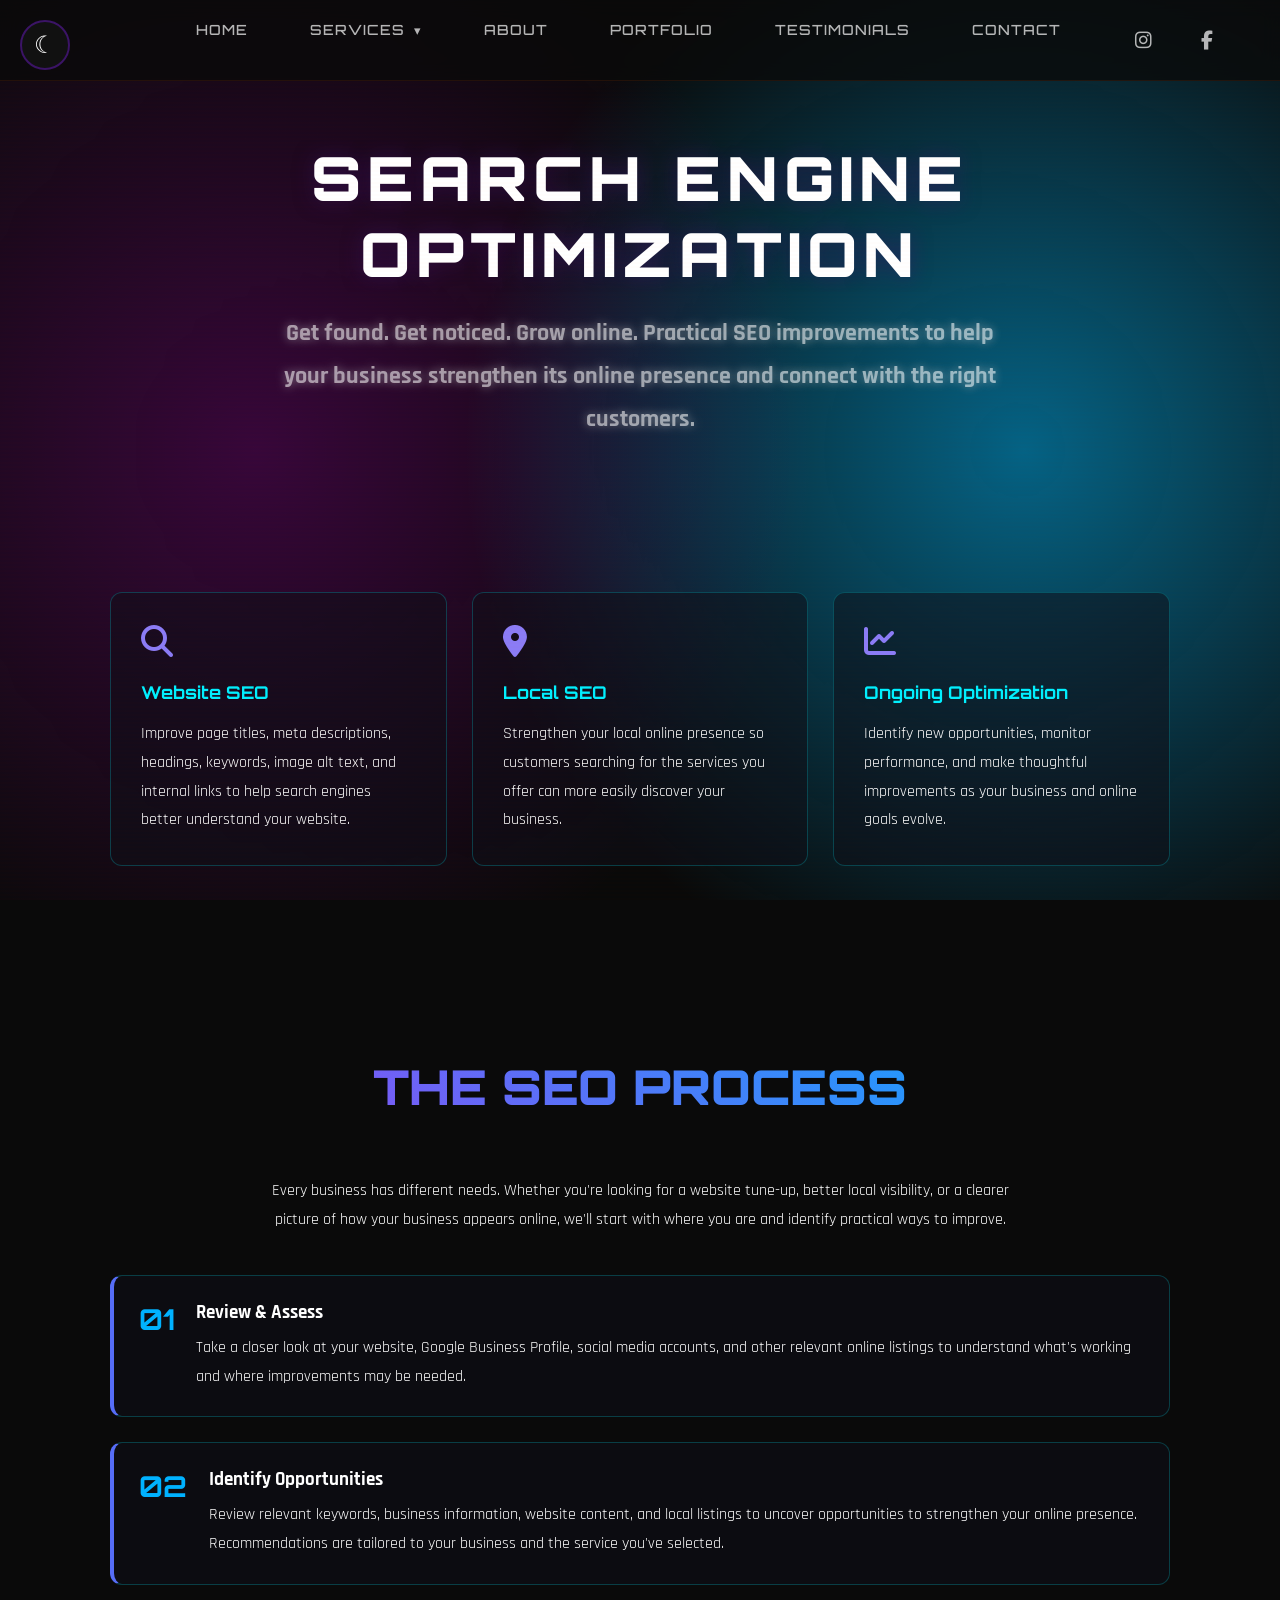
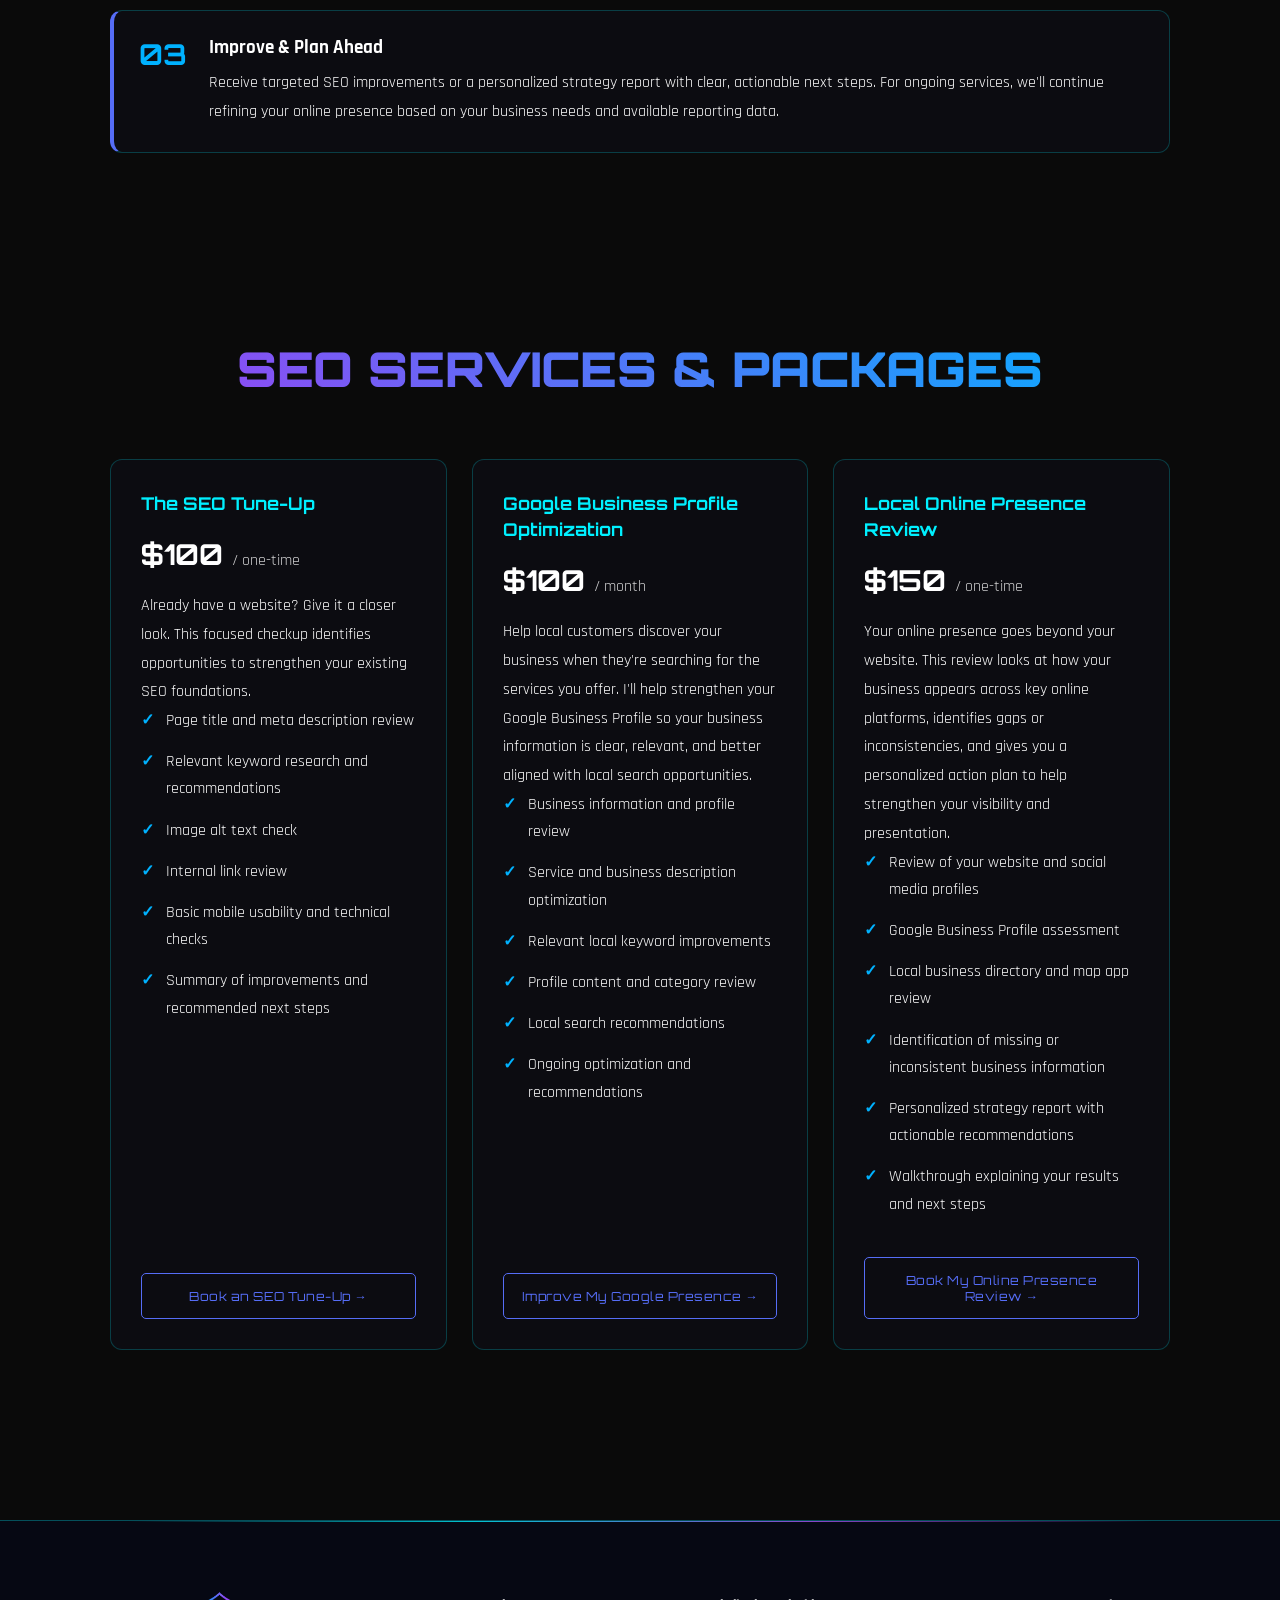
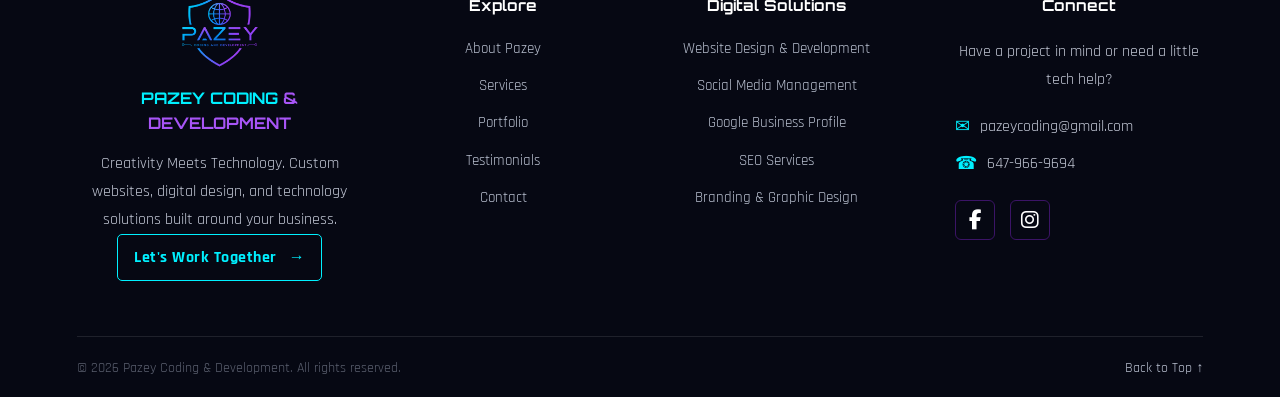
<file: seo.html>
<!DOCTYPE html>
<html lang="en">
<head>
    <meta charset="UTF-8">
    <meta name="viewport" content="width=device-width, initial-scale=1.0">


<title>SEO Services & Local SEO | Pazey Coding & Development</title>

<meta name="description" content="Improve your online visibility with SEO services from Pazey Coding & Development. Get website SEO tune-ups, local SEO, Google Business Profile optimization, and online presence reviews.">

<meta name="keywords" content="SEO services, website SEO optimization, local SEO services, Google Business Profile optimization, SEO tune-up, online presence review, small business SEO">

<meta name="robots" content="index, follow">

<link rel="canonical" href="https://pazeycoding.com/seoservices.html">

<meta property="og:title" content="SEO Services & Local SEO | Pazey Coding & Development">
<meta property="og:description" content="Strengthen your online presence with website SEO improvements, local search optimization, and personalized SEO recommendations for your business.">
<meta property="og:type" content="website">
<meta property="og:url" content="https://pazeycoding.com/seoservices.html">
<meta property="og:site_name" content="Pazey Coding & Development">



    <link href="https://fonts.googleapis.com/css2?family=Orbitron:wght@400;700;900&family=Rajdhani:wght@300;400;500;700&display=swap" rel="stylesheet">
    <link href="pazey.css" rel="stylesheet">
    <link rel="stylesheet" href="https://cdnjs.cloudflare.com/ajax/libs/font-awesome/6.7.2/css/all.min.css">

    <style>
        .page-header {
            padding: 140px 20px 70px;
            text-align: center;
        }

        .page-header h1 {
            margin-bottom: 20px;
        }

        .page-header .subtitle {
            max-width: 750px;
            margin: 0 auto;
            line-height: 1.8;
        }

        .service-details {
            max-width: 1100px;
            margin: 0 auto;
            padding: 40px 20px;
        }

        .section-intro {
            max-width: 750px;
            margin: 0 auto 40px;
            text-align: center;
            line-height: 1.8;
        }

        .benefits-grid,
        .packages-grid {
            display: grid;
            grid-template-columns: repeat(auto-fit, minmax(260px, 1fr));
            gap: 25px;
            margin: 40px 0;
            align-items: stretch;
        }

        .benefit-card,
        .package-card,
        .process-step,
        .extra-service-card {
            background: rgba(15, 15, 25, 0.55);
            border: 1px solid rgba(0, 240, 255, 0.22);
            border-radius: 12px;
            transition: transform 0.3s ease,
                        border-color 0.3s ease,
                        box-shadow 0.3s ease;
        }

        .benefit-card {
            padding: 30px;
        }

        .benefit-card:hover,
        .package-card:hover,
        .extra-service-card:hover {
            transform: translateY(-5px);
            border-color: #566DF6;
            box-shadow: 0 8px 30px rgba(86, 109, 246, 0.12);
        }

     

        .benefit-card h3,
        .package-card h3,
        .extra-service-card h3 {
            font-family: 'Orbitron', sans-serif;
            color: #00f0ff;
            font-size: 1.1rem;
            line-height: 1.5;
            margin-bottom: 15px;
        }

        .benefit-card p,
        .package-description,
        .extra-service-card p {
            line-height: 1.8;
        }

        .process-section {
            margin-top: 70px;
        }

        .process-step {
            display: flex;
            gap: 22px;
            padding: 25px;
            margin-bottom: 25px;
            border-left: 4px solid #566DF6;
        }

        .step-num {
            flex-shrink: 0;
            font-family: 'Orbitron', sans-serif;
            font-size: 1.8rem;
            font-weight: bold;
            color: #00B2FF;
        }

        .process-step h3 {
            margin-bottom: 10px;
        }

        .process-step p {
            line-height: 1.8;
        }

        .packages-section,
        .extra-services-section {
            max-width: 1100px;
            margin: 70px auto 0;
            padding: 50px 20px;
        }

        .packages-intro,
        .extra-services-intro {
            max-width: 750px;
            margin: 0 auto 35px;
            text-align: center;
            line-height: 1.8;
        }

        .package-card {
            display: flex;
            flex-direction: column;
            padding: 30px;
        }

        .package-price {
            font-family: 'Orbitron', sans-serif;
            font-size: 1.8rem;
            font-weight: 700;
            margin: 5px 0 20px;
        }

        .price-note {
            font-family: 'Rajdhani', sans-serif;
            font-size: 1rem;
            font-weight: 400;
            opacity: 0.8;
        }

        .package-features {
            list-style: none;
            padding: 0;
            margin: 0 0 25px;
        }

        .package-features li {
            position: relative;
            padding: 0 0 14px 25px;
            line-height: 1.7;
        }

        .package-features li::before {
            content: "✓";
            position: absolute;
            left: 0;
            color: #00B2FF;
            font-weight: bold;
        }

        .package-cta {
            display: flex;
            justify-content: center;
            align-items: center;
            width: 100%;
            box-sizing: border-box;
            margin-top: auto;
            padding: 14px 16px;
            border: 1px solid #566DF6;
            border-radius: 5px;
            color: #566DF6;
            text-align: center;
            text-decoration: none;
            font-family: 'Orbitron', sans-serif;
            font-size: 0.78rem;
            letter-spacing: 0.5px;
            transition: background 0.3s ease, color 0.3s ease;
        }

        .package-cta:hover {
            background: #566DF6;
            color: #fff;
        }

        .package-note {
            text-align: center;
            line-height: 1.8;
            opacity: 0.8;
            margin-top: 25px;
        }

        .extra-service-card {
            max-width: 850px;
            margin: 0 auto 30px;
            padding: 35px;
        }

        .extra-service-card .package-features {
            margin-top: 20px;
        }

        .seo-banner {
            margin: 60px 0;
            padding: 60px 25px;
            text-align: center;
            background: rgba(10, 10, 20, 0.8);
            border-top: 1px solid rgba(0, 240, 255, 0.3);
            border-bottom: 1px solid rgba(0, 240, 255, 0.3);
        }

        .seo-banner h2 {
            margin-bottom: 20px;
        }

        .seo-banner p {
            max-width: 750px;
            margin: 0 auto 25px;
            line-height: 1.8;
        }

        .seo-banner .full-width-btn {
            display: inline-flex;
            justify-content: center;
            align-items: center;
            max-width: 400px;
            width: 100%;
            box-sizing: border-box;
            padding: 16px 20px;
            border: 1px solid #566DF6;
            color: #fff;
            text-decoration: none;
            font-family: 'Orbitron', sans-serif;
            font-size: 0.85rem;
            transition: background 0.3s ease;
        }

        .seo-banner .full-width-btn:hover {
            background: #566DF6;
        }

        .faq-section {
            max-width: 900px;
            margin: 70px auto;
            padding: 30px 20px;
        }

        .faq-item {
            border-bottom: 1px solid rgba(0, 240, 255, 0.2);
        }

        .faq-question {
            display: flex;
            justify-content: space-between;
            align-items: center;
            gap: 20px;
            width: 100%;
            padding: 22px 5px;
            background: transparent;
            border: none;
            color: inherit;
            text-align: left;
            font: inherit;
            font-weight: 700;
            font-size: 1.15rem;
            cursor: pointer;
        }

        .faq-question i {
            color: #00B2FF;
            transition: transform 0.3s ease;
        }

        .faq-question[aria-expanded="true"] i {
            transform: rotate(180deg);
        }

        .faq-answer {
            padding: 0 5px 22px;
            line-height: 1.8;
        }

        .faq-answer[hidden] {
            display: none;
        }

        .faq-question:focus-visible,
        .package-cta:focus-visible,
        .full-width-btn:focus-visible {
            outline: 2px solid #00B2FF;
            outline-offset: 4px;
        }

        @media (max-width: 600px) {
            .page-header {
                padding: 115px 20px 45px;
            }

            .benefit-card,
            .package-card {
                padding: 25px 22px;
            }

            .process-step {
                gap: 15px;
                padding: 20px;
            }

            .step-num {
                font-size: 1.4rem;
            }

            .extra-service-card {
                padding: 25px 20px;
            }

            .package-price {
                font-size: 1.55rem;
            }

            .seo-banner {
                padding: 45px 20px;
            }
        }
    </style>
</head>

<body>
    <div class="grid-bg"></div>
    <div class="gradient-overlay"></div>
    <div class="scanlines"></div>
    <div id="particles"></div>

  <!-- Navigation -->
    <nav id="navbar">
        <div class="nav-container">
            <a href="#home" class="logo-link">
                <svg class="logo-svg" viewBox="0 0 40 40" xmlns="http://www.w3.org/2000/svg">
                    <defs>
                 
                </svg>
                <button id="themeToggle" class="theme-toggle" type="button">
    <span id="themeIcon">☾</span>
</button>
            </a>
     <ul class="nav-links" id="navLinks">
    <li><a href="index.html" class="nav-link">Home</a></li>
    
    <li class="dropdown">
        <a href="#features" class="nav-link dropdown-toggle">Services <span class="arrow">▾</span></a>
        <ul class="dropdown-menu">
            <li><a href="webdevelopmentservice.html" class="dropdown-item">Website Design & Development</a></li>
             <li><a href="socialmediamanagement.html" class="dropdown-item">Social Media Management</a></li>
             <li><a href="googlebusinessprofile.html" class="dropdown-item">Google Business Profile</a></li>
             <li><a href="seo.html" class="dropdown-item">Search Engine Optimization</a></li>
             <li><a href="brandgraphicdesign.html" class="dropdown-item">Branding & Graphic Design</a></li>
           
           
        </ul>
    </li>

 <li><a href="index.html#about" class="nav-link">About</a></li>
<li><a href="pazey-portfolio.html" class="nav-link">Portfolio</a></li>
<li><a href="index.html#testimonials" class="nav-link">Testimonials</a></li>
<li><a href="index.html#contact" class="nav-link">Contact</a></li>

    <!-- Social Media Icons -->
    <li class="social-icons">
        <a href="https://www.instagram.com/pazey.coding?cplk=MXRjMmFpZzNqYncyaA%3D%3D&utm_source=qr"
           target="_blank"
           rel="noopener noreferrer"
           aria-label="Instagram">
            <i class="fab fa-instagram"></i>
        </a>

        <a href="https://www.facebook.com/share/1HNNLjMgZ5/?mibextid=wwXIfr"
           target="_blank"
           rel="noopener noreferrer"
           aria-label="Facebook">
            <i class="fab fa-facebook-f"></i>
        </a>
    </li>
</ul>
            <div class="menu-toggle" id="menuToggle">
                <span></span>
                <span></span>
                <span></span>
            </div>
        </div>
    </nav>
    <!-- Page Header -->
    <header class="page-header" id="home">
        <h1 class="glitch-text">SEARCH ENGINE OPTIMIZATION</h1>
        <p class="subtitle">
            Get found. Get noticed. Grow online.
            Practical SEO improvements to help your business strengthen
            its online presence and connect with the right customers.
        </p>
    </header>

    <main>
        <!-- SEO Benefits -->
        <section class="service-details">
    
            <div class="benefits-grid">
                <article class="benefit-card">
                    <div class="benefit-icon" aria-hidden="true">
                        <i class="fas fa-magnifying-glass"></i>
                    </div>
                    <h3>Website SEO</h3>
                    <p>
                        Improve page titles, meta descriptions, headings,
                        keywords, image alt text, and internal links to help
                        search engines better understand your website.
                    </p>
                </article>

                <article class="benefit-card">
                    <div class="benefit-icon" aria-hidden="true">
                        <i class="fas fa-location-dot"></i>
                    </div>
                    <h3>Local SEO</h3>
                    <p>
                        Strengthen your local online presence so customers
                        searching for the services you offer can more easily
                        discover your business.
                    </p>
                </article>

                <article class="benefit-card">
                    <div class="benefit-icon" aria-hidden="true">
                        <i class="fas fa-chart-line"></i>
                    </div>
                    <h3>Ongoing Optimization</h3>
                    <p>
                        Identify new opportunities, monitor performance,
                        and make thoughtful improvements as your business
                        and online goals evolve.
                    </p>
                </article>
            </div>
        </section>

    
<!-- Process -->
<section class="service-details process-section">
    <h2 class="section-title">The SEO Process</h2>

    <p class="section-intro">
        Every business has different needs. Whether you're looking
        for a website tune-up, better local visibility, or a clearer
        picture of how your business appears online, we'll start
        with where you are and identify practical ways to improve.
    </p>

    <div class="process-step">
        <div class="step-num">01</div>
        <div>
            <h3>Review & Assess</h3>
            <p>
                Take a closer look at your website, Google Business
                Profile, social media accounts, and other relevant
                online listings to understand what's working and
                where improvements may be needed.
            </p>
        </div>
    </div>

    <div class="process-step">
        <div class="step-num">02</div>
        <div>
            <h3>Identify Opportunities</h3>
            <p>
                Review relevant keywords, business information,
                website content, and local listings to uncover
                opportunities to strengthen your online presence.
                Recommendations are tailored to your business and
                the service you've selected.
            </p>
        </div>
    </div>

    <div class="process-step">
        <div class="step-num">03</div>
        <div>
            <h3>Improve & Plan Ahead</h3>
            <p>
                Receive targeted SEO improvements or a personalized
                strategy report with clear, actionable next steps.
                For ongoing services, we'll continue refining your
                online presence based on your business needs and
                available reporting data.
            </p>
        </div>
    </div>
</section>


        <!-- SEO Packages -->
        <section class="packages-section" id="packages">
            <h2 class="section-title">SEO Services & Packages</h2>

        

            <div class="packages-grid">
                <!-- SEO Tune-Up -->
                <article class="package-card">
                    <h3>The SEO Tune-Up</h3>
                    <p class="package-price">
                        $100 <span class="price-note">/ one-time</span>
                    </p>

                    <p class="package-description">
                        Already have a website? Give it a closer look.
                        This focused checkup identifies opportunities to
                        strengthen your existing SEO foundations.
                    </p>

                    <ul class="package-features">
                        <li>Page title and meta description review</li>
                        <li>Relevant keyword research and recommendations</li>
                        <li>Image alt text check</li>
                        <li>Internal link review</li>
                        <li>Basic mobile usability and technical checks</li>
                        <li>Summary of improvements and recommended next steps</li>
                    </ul>

                    <a href="index.html#contact" class="package-cta">
                        Book an SEO Tune-Up →
                    </a>
                </article>

                <!-- Local SEO -->
                <article class="package-card">
                    <h3>Google Business Profile Optimization</h3>
                    <p class="package-price">
                        $100 <span class="price-note">/ month</span>
                    </p>

                    <p class="package-description">
                       Help local customers discover your business when they're searching for the services you offer. I'll help strengthen your Google Business Profile so your business information is clear, relevant, and better aligned with local search opportunities.
                    </p>

                    <ul class="package-features">
                        <li>Business information and profile review</li>
                        <li>Service and business description optimization</li>
                        <li>Relevant local keyword improvements</li>
                        <li>Profile content and category review</li>
                        <li>Local search recommendations</li>
                        <li>Ongoing optimization and recommendations</li>
                    </ul>

                    <a href="index.html#contact" class="package-cta">
                        Improve My Google Presence →
                    </a>
                </article>

               <!-- Local Online Presence Review -->
<article class="package-card">
    <h3>Local Online Presence Review</h3>
    <p class="package-price">$150 <span class="price-note">/ one-time</span></p>

    <p class="package-description">
    
      Your online presence goes beyond your website. This review looks at how your business appears across key online platforms, identifies gaps or inconsistencies, and gives you a personalized action plan to help strengthen your visibility and presentation.
    </p>

    <ul class="package-features">
        <li>Review of your website and social media profiles</li>
        <li>Google Business Profile assessment</li>
        <li>Local business directory and map app review</li>
        <li>Identification of missing or inconsistent business information</li>
        <li>Personalized strategy report with actionable recommendations</li>
        <li>Walkthrough explaining your results and next steps</li>
    </ul>

    <a href="index.html#contact" class="package-cta">
        Book My Online Presence Review →
    </a>
</article>
            </div>

      
        </section>


      
    </main>

    <!-- Footer -->
    <footer class="site-footer" id="footer">
        <div class="footer-container">

            <div class="footer-brand">
                <a href="index.html#home" class="footer-logo">
                    <img src="pazey-coding-logo.PNG"
                         alt="Pazey Coding & Development Logo">
                </a>

                <h3>PAZEY CODING <span>& DEVELOPMENT</span></h3>

                <p>
                    Creativity Meets Technology.
                    Custom websites, digital design, and technology
                    solutions built around your business.
                </p>

                <a href="index.html#contact" class="footer-cta">
                    Let's Work Together <span>→</span>
                </a>
            </div>

          <div class="footer-column">
                <h4>Explore</h4>
                <ul>
                    <li><a href="index.html#about">About Pazey</a></li>
                    <li><a href="index.html#services">Services</a></li>
                    <li><a href="pazey-portfolio.html">Portfolio</a></li>
                    <li><a href="index.html#testimonials">Testimonials</a></li>
                    <li><a href="index.html#contact">Contact</a></li>
                </ul>
            </div>


            <div class="footer-column">
                <h4>Digital Solutions</h4>
                <ul>
                    <li><a href="webdevelopmentservice.html">Website Design & Development</a></li>
                    <li><a href="socialmediamanagement.html">Social Media Management</a></li>
                    <li><a href="seogooglebusinessprofile.html">Google Business Profile</a></li>
                    <li><a href="seoservices.html">SEO Services</a></li>
                    <li><a href="brandgraphicdesign.html">Branding & Graphic Design</a></li>
                </ul>
            </div>

            <div class="footer-column footer-connect">
                <h4>Connect</h4>

                <p>Have a project in mind or need a little tech help?</p>

                <a href="mailto:pazeycoding@gmail.com" class="footer-contact-link">
                    <span>✉</span> pazeycoding@gmail.com
                </a>

                <a href="tel:+16479669694" class="footer-contact-link">
                    <span>☎</span> 647-966-9694
                </a>

                <div class="footer-socials">
                    <!-- Replace these placeholders with your real profile URLs. -->
                    <a href="https://www.facebook.com/share/1HNNLjMgZ5/?mibextid=wwXIfr"
                       target="_blank"
                       rel="noopener noreferrer"
                       aria-label="Facebook">
                        <i class="fab fa-facebook-f"></i>
                    </a>

                    <a href="https://www.instagram.com/pazey.coding?cplk=MXRjMmFpZzNqYncyaA%3D%3D&utm_source=qr"
                       target="_blank"
                       rel="noopener noreferrer"
                       aria-label="Instagram">
                        <i class="fab fa-instagram"></i>
                    </a>
                </div>
            </div>
        </div>

        <div class="footer-bottom">
            <p class="copyright">
                © <span id="footerYear"></span> Pazey Coding & Development.
                All rights reserved.
            </p>


            <a href="index.html" class="back-to-top">Back to Top ↑</a>
        </div>
    </footer>

    <script src="pazeycoding.js"></script>

    <script>
        // Footer year
        document.getElementById("footerYear").textContent =
            new Date().getFullYear();

        // Theme toggle
        document.addEventListener("DOMContentLoaded", function () {
            const button = document.getElementById("themeToggle");
            const icon = document.getElementById("themeIcon");

            if (button && icon) {
                function updateThemeIcon() {
                    const isLight =
                        document.body.classList.contains("light-mode");

                    icon.textContent = isLight ? "☀" : "☾";
                    button.setAttribute(
                        "aria-label",
                        isLight
                            ? "Switch to dark theme"
                            : "Switch to light theme"
                    );
                }

                if (localStorage.getItem("theme") === "light") {
                    document.body.classList.add("light-mode");
                }

                updateThemeIcon();

                button.addEventListener("click", function (event) {
                    event.preventDefault();

                    document.body.classList.toggle("light-mode");

                    const theme =
                        document.body.classList.contains("light-mode")
                            ? "light"
                            : "dark";

                    localStorage.setItem("theme", theme);
                    updateThemeIcon();
                });
            }

            // Accessible FAQ accordion
            const questions =
                document.querySelectorAll(".faq-question");

            questions.forEach(function (question) {
                question.addEventListener("click", function () {
                    const isExpanded =
                        question.getAttribute("aria-expanded") === "true";

                    const answerId =
                        question.getAttribute("aria-controls");

                    const answer = document.getElementById(answerId);

                    question.setAttribute(
                        "aria-expanded",
                        String(!isExpanded)
                    );

                    if (answer) {
                        answer.hidden = isExpanded;
                    }
                });
            });
        });
    </script>

<!-- Mobile Navigation Fix -->
<script>
document.addEventListener("DOMContentLoaded", function () {
    const menuToggle = document.getElementById("menuToggle");
    const navLinks = document.getElementById("navLinks");

    if (!menuToggle || !navLinks) return;

    menuToggle.addEventListener("click", function () {
        navLinks.classList.toggle("active");
        menuToggle.classList.toggle("active");

        const isOpen = navLinks.classList.contains("active");
        menuToggle.setAttribute("aria-expanded", isOpen);
    });

    // Close menu when a navigation link is clicked
    navLinks.querySelectorAll("a").forEach(function (link) {
        link.addEventListener("click", function () {
            // Allow dropdown toggles to be handled separately
            if (link.classList.contains("dropdown-toggle")) return;

            navLinks.classList.remove("active");
            menuToggle.classList.remove("active");
            menuToggle.setAttribute("aria-expanded", "false");
        });
    });
});
</script>
</body>
</html>
</file>
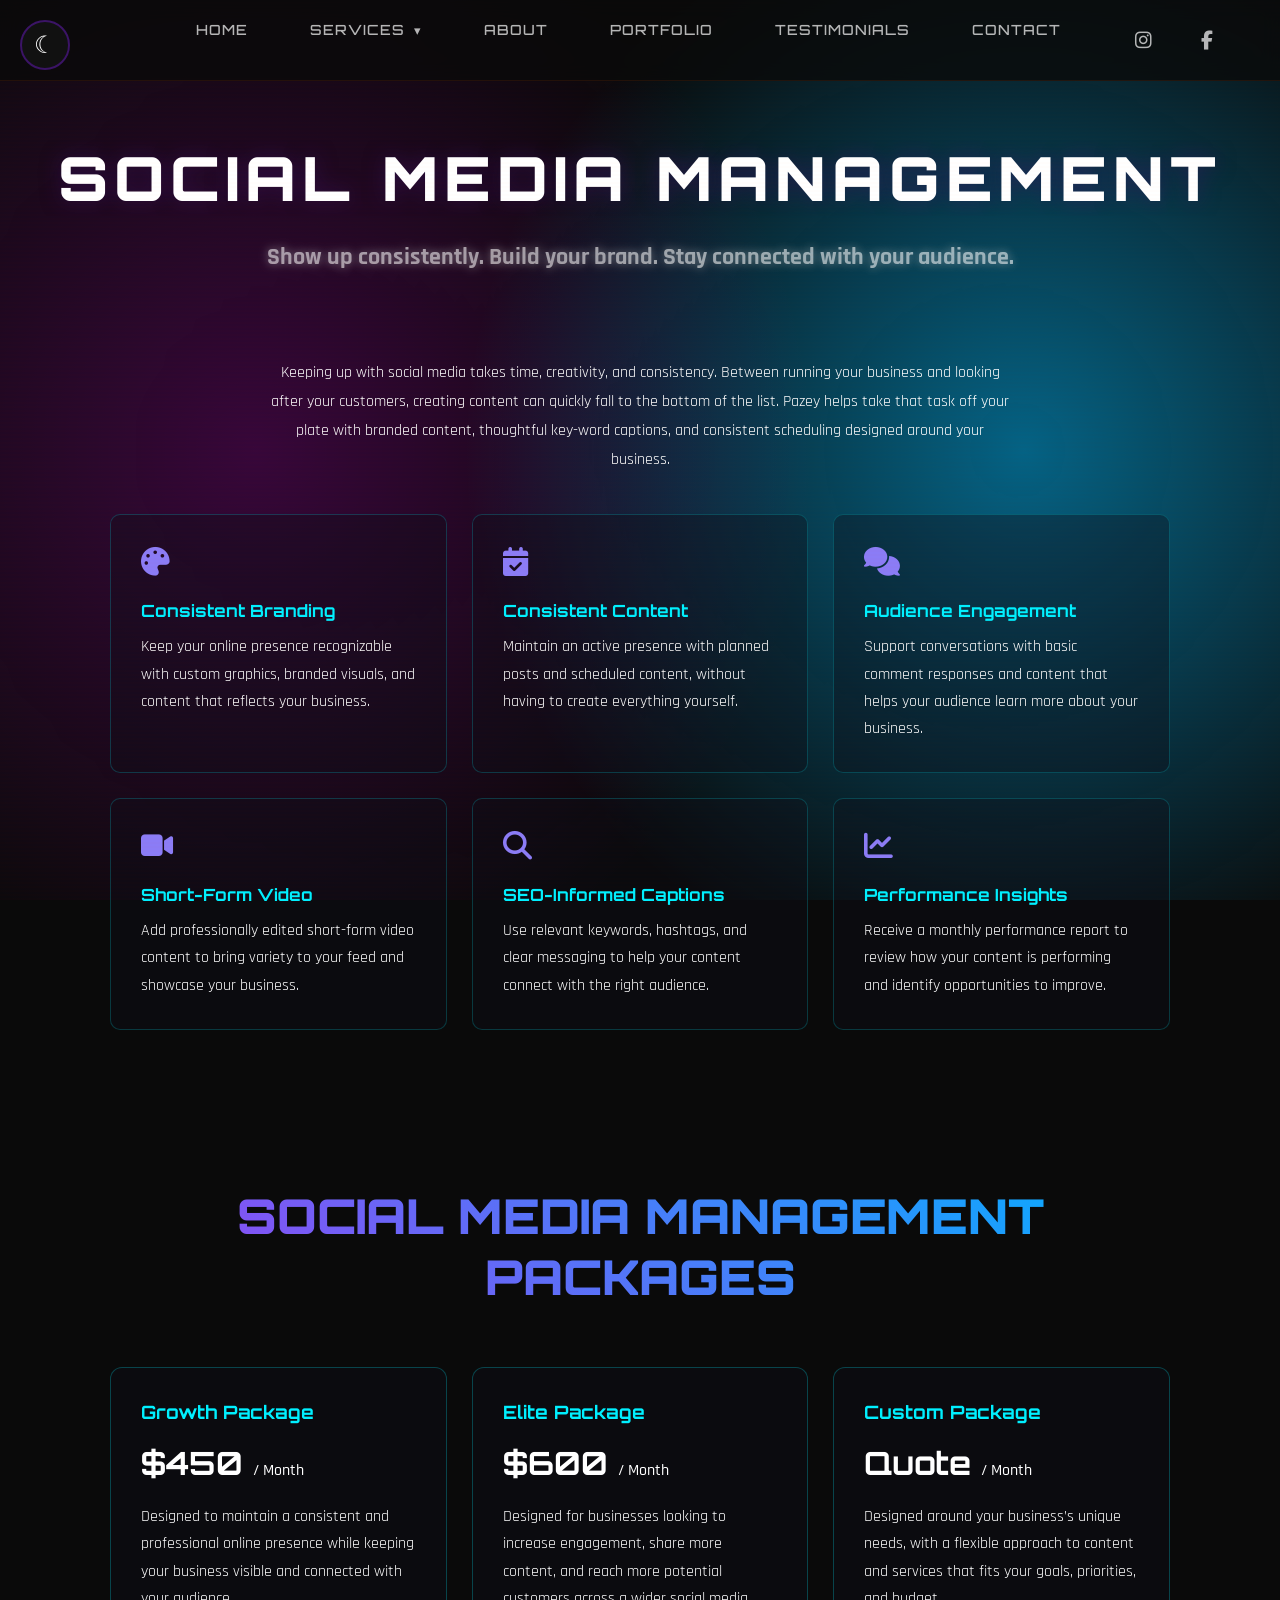
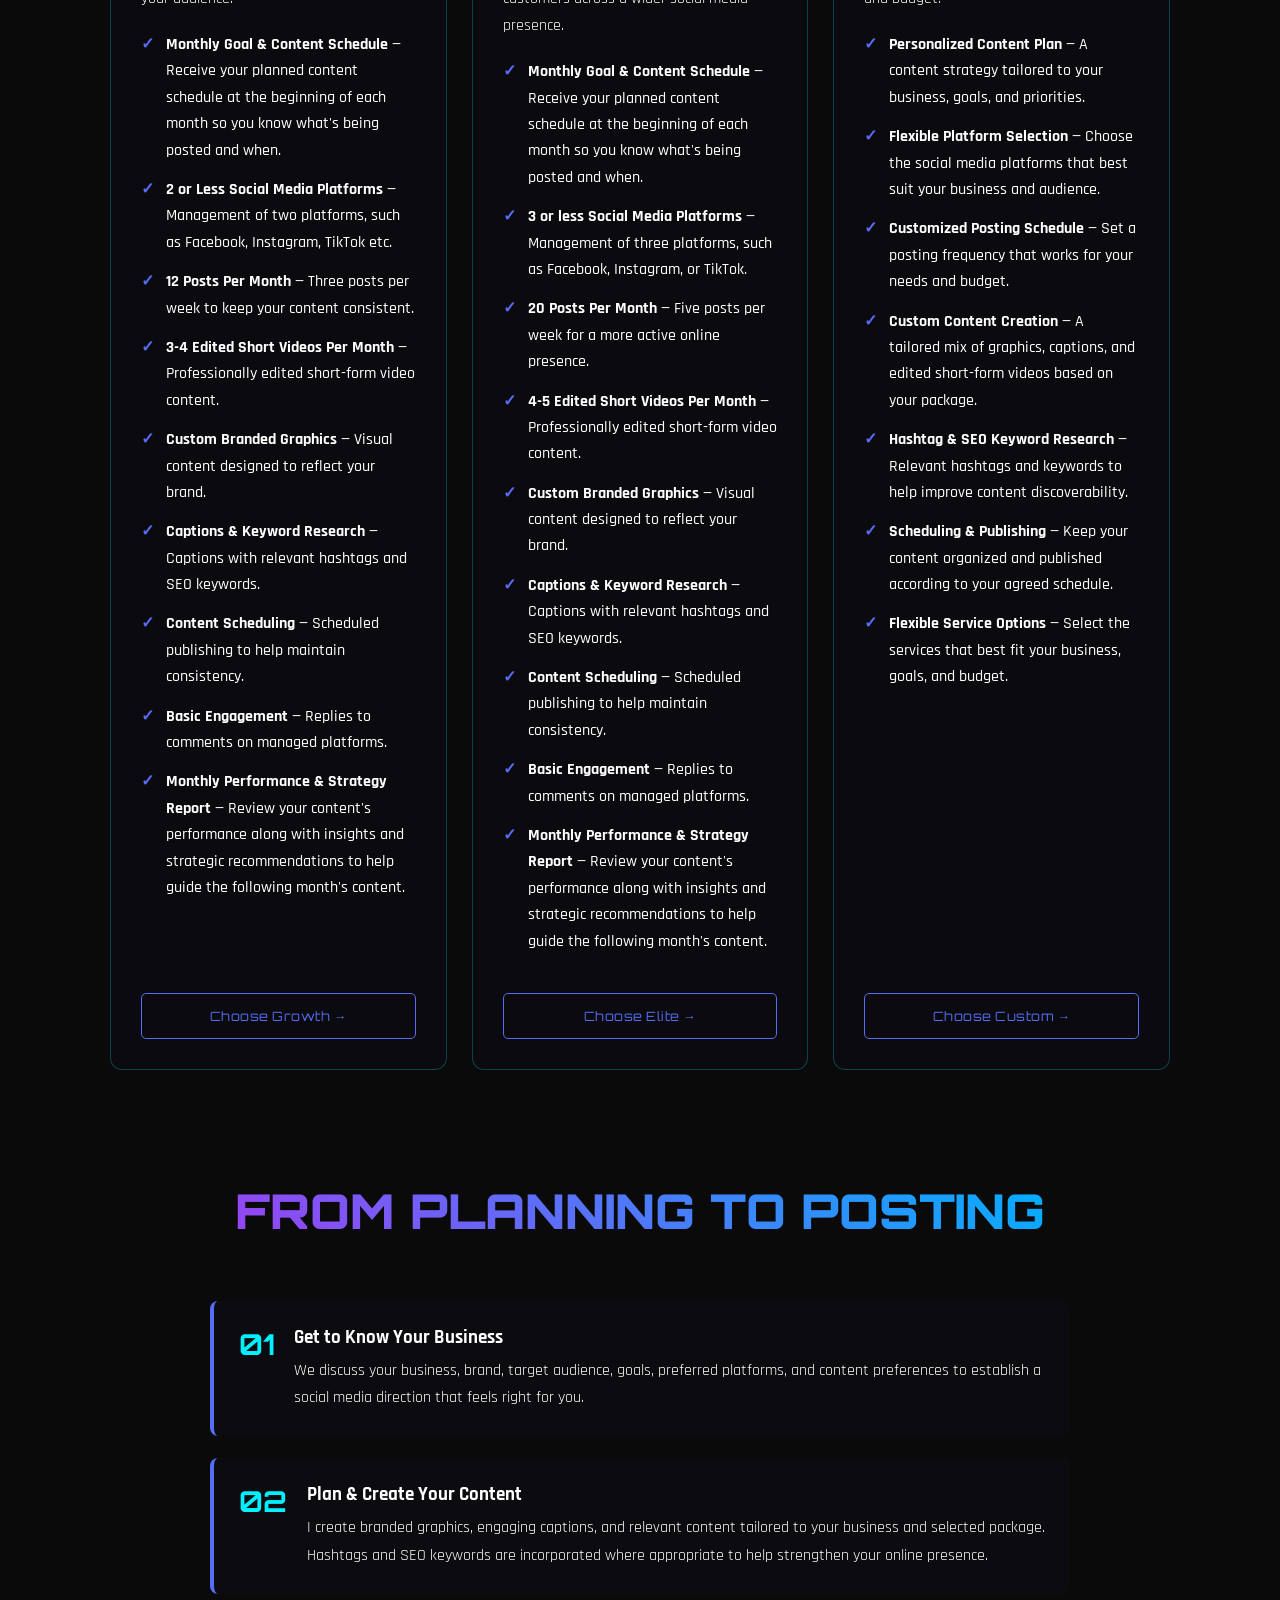
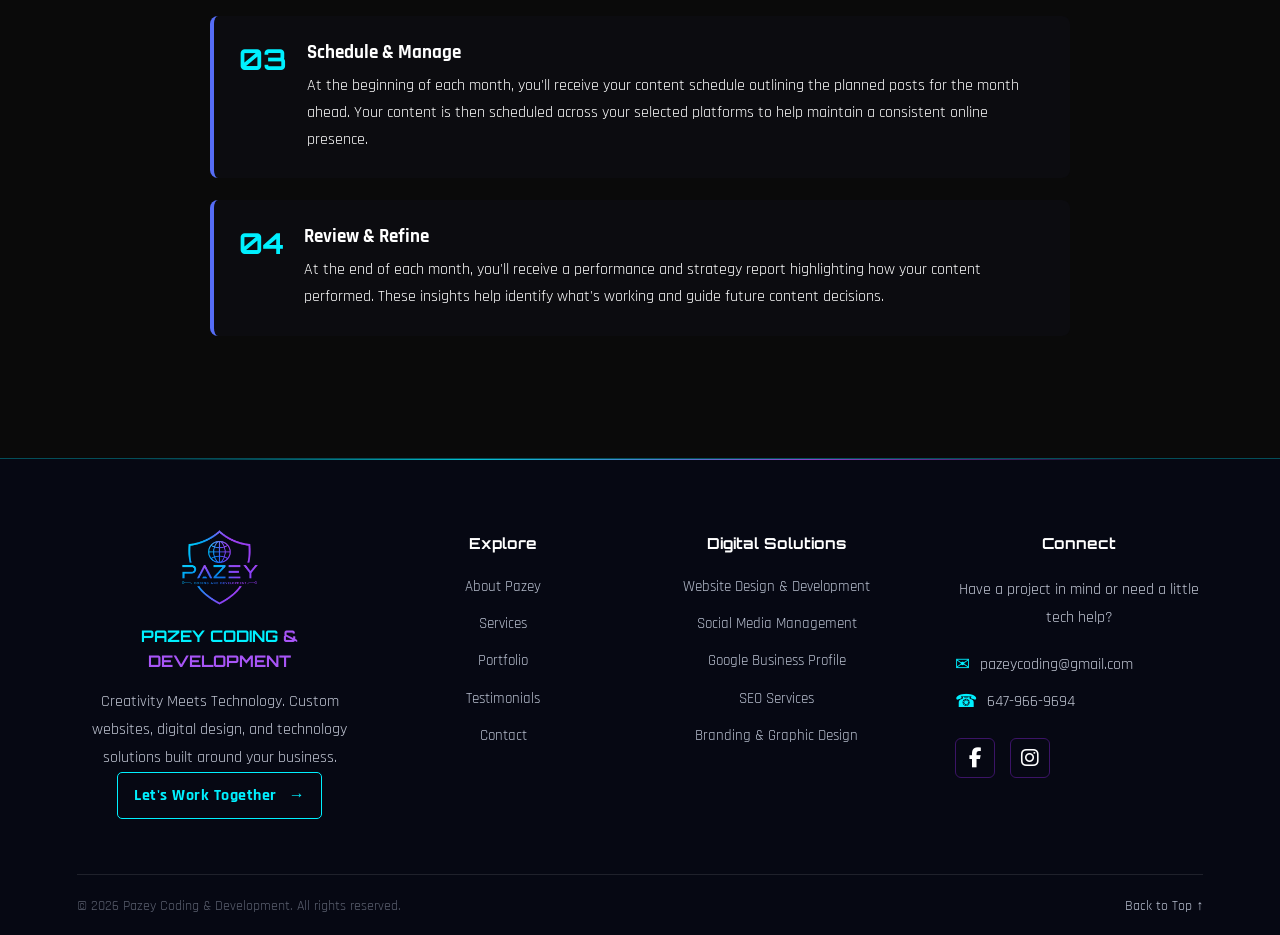
<file: socialmediamanagement.html>
<!DOCTYPE html>
<html lang="en">
<head>
    <meta charset="UTF-8">
    <meta name="viewport" content="width=device-width, initial-scale=1.0">


<meta name="description" content="Social media management for small businesses by Pazey Coding & Development. Get branded graphics, engaging captions, scheduled posts, short-form video editing, and monthly performance reports.">

<meta name="keywords" content="social media management, social media management services, social media content creation, Facebook management, Instagram management, TikTok management, social media scheduling, small business marketing">

<meta name="robots" content="index, follow">

<title>Social Media Management Services | Pazey Coding & Development</title>


<meta property="og:type" content="website">
<meta property="og:title" content="Social Media Management Services | Pazey Coding & Development">
<meta property="og:description" content="Build a consistent online presence with social media management, branded content, scheduled posts, short-form videos, and performance reporting for your business.">
<meta property="og:url" content="https://pazeycoding.com/socialmediamanagement.html">
<meta property="og:site_name" content="Pazey Coding & Development">


    <link href="https://fonts.googleapis.com/css2?family=Orbitron:wght@400;700;900&family=Rajdhani:wght@300;400;500;700&display=swap" rel="stylesheet">

    <link href="pazey.css" rel="stylesheet">

    <link rel="stylesheet" href="https://cdnjs.cloudflare.com/ajax/libs/font-awesome/6.7.2/css/all.min.css">

    <style>
        /* Page Layout */

        .page-header {
            padding: 140px 20px 60px;
            text-align: center;
        }

        .page-header .subtitle {
            max-width: 750px;
            margin: 20px auto 0;
            line-height: 1.8;
        }

        .service-details {
            max-width: 1100px;
            margin: 0 auto;
            padding: 20px 20px 40px;
        }

        .section-intro {
            max-width: 750px;
            margin: 0 auto 35px;
            text-align: center;
            line-height: 1.8;
        }

        /* Benefits */

        .benefits-grid {
            display: grid;
            grid-template-columns: repeat(auto-fit, minmax(250px, 1fr));
            gap: 25px;
            margin: 40px 0;
        }

        .benefit-card {
            background: rgba(15, 15, 25, 0.377);
            border: 1px solid rgba(0, 240, 255, 0.2);
            border-radius: 10px;
            padding: 30px;
            transition: transform 0.3s ease, border-color 0.3s ease;
        }

        .benefit-card:hover {
            transform: translateY(-5px);
            border-color: #566DF6;
        }

        .benefit-card .benefit-icon {
            font-size: 1.8rem;
            color: #8b7cf6;
            margin-bottom: 18px;
        }

        .benefit-card h3 {
            font-family: 'Orbitron', sans-serif;
            color: #00f0ff;
            font-size: 1.05rem;
            margin-bottom: 12px;
        }

        .benefit-card p {
            line-height: 1.7;
        }

        /* Pricing Packages */

        .packages-section {
            max-width: 1100px;
            margin: 35px auto 0;
            padding: 40px 20px;
        }

        .packages-intro {
            text-align: center;
            max-width: 750px;
            margin: 0 auto 40px;
            line-height: 1.8;
        }

        .packages-grid {
            display: grid;
            grid-template-columns: repeat(auto-fit, minmax(300px, 1fr));
            gap: 25px;
            align-items: stretch;
        }

        .package-card {
            display: flex;
            flex-direction: column;
            background: rgba(15, 15, 25, 0.377);
            border: 1px solid rgba(0, 240, 255, 0.25);
            border-radius: 12px;
            padding: 30px;
            transition: transform 0.3s ease, border-color 0.3s ease,
                        box-shadow 0.3s ease;
        }

        .package-card:hover {
            transform: translateY(-5px);
            border-color: #566DF6;
            box-shadow: 0 8px 30px rgba(0, 240, 255, 0.08);
        }

        .package-card h3 {
            font-family: 'Orbitron', sans-serif;
            color: #00F0FF;
            font-size: 1.15rem;
            line-height: 1.5;
            margin-bottom: 10px;
        }

        .package-price {
            font-family: 'Orbitron', sans-serif;
            font-size: 2rem;
            font-weight: 700;
            margin: 8px 0 20px;
        }

        .price-period {
            font-family: 'Rajdhani', sans-serif;
            font-size: 1rem;
            font-weight: 500;
        }

        .package-description {
            line-height: 1.7;
            margin-bottom: 20px;
        }

        .package-features {
            list-style: none;
            padding: 0;
            margin: 0 0 25px;
        }

        .package-features li {
            position: relative;
            padding: 0 0 13px 25px;
            line-height: 1.65;
            font-weight: 500;
        }

        .package-features li::before {
            content: "✓";
            position: absolute;
            left: 0;
            color: #566DF6;
            font-weight: bold;
        }

        .package-cta {
            display: flex;
            justify-content: center;
            align-items: center;
            width: 100%;
            box-sizing: border-box;
            margin-top: auto;
            padding: 14px 16px;
            border: 1px solid #566DF6;
            border-radius: 5px;
            color: #566DF6;
            text-align: center;
            text-decoration: none;
            font-family: 'Orbitron', sans-serif;
            font-size: 0.8rem;
            letter-spacing: 0.5px;
            transition: background 0.3s ease, color 0.3s ease;
        }

        .package-cta:hover {
            background: #566DF6;
            color: #0a0a14;
        }

        .package-note {
            font-size: 0.9rem;
            opacity: 0.85;
            line-height: 1.7;
            margin-top: 25px;
            text-align: center;
        }

        .package-label {
            display: inline-block;
            color: #00F0FF;
            font-family: 'Orbitron', sans-serif;
            font-size: 0.7rem;
            letter-spacing: 1px;
            margin-bottom: 12px;
        }

        /* Process */

        .process-section {
            max-width: 900px;
            margin: 50px auto;
            padding: 20px;
        }

        .process-step {
            display: flex;
            gap: 20px;
            margin-bottom: 22px;
            background: rgba(15, 15, 25, 0.4);
            padding: 25px;
            border-radius: 8px;
            border-left: 4px solid #566DF6;
        }

        .step-num {
            flex-shrink: 0;
            font-family: 'Orbitron', sans-serif;
            font-size: 1.8rem;
            color: #00F0FF;
            font-weight: bold;
        }

        .process-step h3 {
            margin-bottom: 8px;
        }

        .process-step p {
            line-height: 1.7;
        }

        /* CTA Banner */

        .full-width-cta-container {
            width: 100%;
            box-sizing: border-box;
            padding: 60px 20px;
            background: rgba(10, 10, 20, 0.8);
            border-top: 1px solid rgba(0, 240, 255, 0.3);
            border-bottom: 1px solid rgba(0, 240, 255, 0.3);
            margin: 50px 0;
            text-align: center;
        }

        .full-width-cta-container p {
            max-width: 700px;
            margin: 15px auto;
            line-height: 1.8;
        }

        .full-width-btn {
            display: flex;
            justify-content: center;
            align-items: center;
            max-width: 650px;
            width: 100%;
            box-sizing: border-box;
            padding: 18px 20px;
            margin: 25px auto 0;
            font-family: 'Orbitron', sans-serif;
            text-transform: uppercase;
            letter-spacing: 1px;
            text-decoration: none;
            border: 1px solid #566DF6;
            border-radius: 5px;
            color: #566DF6;
            transition: background 0.3s ease, color 0.3s ease;
        }

        .full-width-btn:hover {
            background: #566DF6;
            color: #0a0a14;
        }

        @media (max-width: 600px) {
            .page-header {
                padding: 115px 18px 40px;
            }

            .packages-section {
                padding: 25px 18px;
            }

            .package-card {
                padding: 25px 20px;
            }

            .package-price {
                font-size: 1.7rem;
            }

            .process-step {
                gap: 14px;
                padding: 20px 16px;
            }

            .step-num {
                font-size: 1.4rem;
            }

            .benefit-card {
                padding: 24px;
            }
        }
    </style>
</head>

<body>

    <!-- Background Animation -->
    <div class="grid-bg"></div>
    <div class="gradient-overlay"></div>
    <div class="scanlines"></div>
    <div id="particles"></div>

      <!-- Navigation -->
    <nav id="navbar">
        <div class="nav-container">
            <a href="#home" class="logo-link">
                <svg class="logo-svg" viewBox="0 0 40 40" xmlns="http://www.w3.org/2000/svg">
                    <defs>
                 
                </svg>
                <button id="themeToggle" class="theme-toggle" type="button">
    <span id="themeIcon">☾</span>
</button>
            </a>
     <ul class="nav-links" id="navLinks">
    <li><a href="index.html" class="nav-link">Home</a></li>
    
    <li class="dropdown">
        <a href="#features" class="nav-link dropdown-toggle">Services <span class="arrow">▾</span></a>
        <ul class="dropdown-menu">
            <li><a href="webdevelopmentservice.html" class="dropdown-item">Website Design & Development</a></li>
             <li><a href="socialmedialmanagement.html" class="dropdown-item">Social Media Management</a></li>
             <li><a href="googlebusinessprofile.html" class="dropdown-item">Google Business Profile</a></li>
             <li><a href="seo.html" class="dropdown-item">Search Engine Optimization</a></li>
             <li><a href="brandgraphicdesign.html" class="dropdown-item">Branding & Graphic Design</a></li>
           
           
        </ul>
    </li>

<li><a href="index.html#about" class="nav-link">About</a></li>
<li><a href="pazey-portfolio.html" class="nav-link">Portfolio</a></li>
<li><a href="index.html#testimonials" class="nav-link">Testimonials</a></li>
<li><a href="index.html#contact" class="nav-link">Contact</a></li>

    <!-- Social Media Icons -->
    <li class="social-icons">
        <a href="https://www.instagram.com/pazey.coding?cplk=MXRjMmFpZzNqYncyaA%3D%3D&utm_source=qr"
           target="_blank"
           rel="noopener noreferrer"
           aria-label="Instagram">
            <i class="fab fa-instagram"></i>
        </a>

        <a href="https://www.facebook.com/share/1HNNLjMgZ5/?mibextid=wwXIfr"
           target="_blank"
           rel="noopener noreferrer"
           aria-label="Facebook">
            <i class="fab fa-facebook-f"></i>
        </a>
    </li>
</ul>
            <div class="menu-toggle" id="menuToggle">
                <span></span>
                <span></span>
                <span></span>
            </div>
        </div>
    </nav>
    <!-- Page Header -->
    <header class="page-header" id="home">
        <h1 class="glitch-text">SOCIAL MEDIA MANAGEMENT</h1>

        <p class="subtitle">
            Show up consistently. Build your brand. Stay connected with your audience.
        </p>
    </header>

    <main>

        <!-- Introduction and Benefits -->
        <section class="service-details" aria-labelledby="benefits-title">

       

            <p class="section-intro">
                Keeping up with social media takes time, creativity, and consistency.
                Between running your business and looking after your customers,
                creating content can quickly fall to the bottom of the list.
                Pazey helps take that task off your plate with branded content,
                thoughtful key-word captions, and consistent scheduling designed around
                your business.
            </p>

            <div class="benefits-grid">

                <div class="benefit-card">
                    <div class="benefit-icon">
                        <i class="fas fa-palette" aria-hidden="true"></i>
                    </div>
                    <h3>Consistent Branding</h3>
                    <p>
                        Keep your online presence recognizable with custom graphics,
                        branded visuals, and content that reflects your business.
                    </p>
                </div>

                <div class="benefit-card">
                    <div class="benefit-icon">
                        <i class="fas fa-calendar-check" aria-hidden="true"></i>
                    </div>
                    <h3>Consistent Content</h3>
                    <p>
                        Maintain an active presence with planned posts and scheduled
                        content, without having to create everything yourself.
                    </p>
                </div>

                <div class="benefit-card">
                    <div class="benefit-icon">
                        <i class="fas fa-comments" aria-hidden="true"></i>
                    </div>
                    <h3>Audience Engagement</h3>
                    <p>
                        Support conversations with basic comment responses and
                        content that helps your audience learn more about your business.
                    </p>
                </div>

                <div class="benefit-card">
                    <div class="benefit-icon">
                        <i class="fas fa-video" aria-hidden="true"></i>
                    </div>
                    <h3>Short-Form Video</h3>
                    <p>
                        Add professionally edited short-form video content to
                        bring variety to your feed and showcase your business.
                    </p>
                </div>

                <div class="benefit-card">
                    <div class="benefit-icon">
                        <i class="fas fa-search" aria-hidden="true"></i>
                    </div>
                    <h3>SEO-Informed Captions</h3>
                    <p>
                        Use relevant keywords, hashtags, and clear messaging
                        to help your content connect with the right audience.
                    </p>
                </div>

                <div class="benefit-card">
                    <div class="benefit-icon">
                        <i class="fas fa-chart-line" aria-hidden="true"></i>
                    </div>
                    <h3>Performance Insights</h3>
                    <p>
                        Receive a monthly performance report to review how your
                        content is performing and identify opportunities to improve.
                    </p>
                </div>

            </div>
        </section>

        <!-- Pricing Packages -->
        <section class="packages-section" id="packages">

            <h2 class="section-title">Social Media Management Packages</h2>

       

            <div class="packages-grid">

                <!-- Growth Package -->
                <article class="package-card">

                 

                    <h3>Growth Package</h3>

                    <p class="package-price">
                        $450
                        <span class="price-period">/ Month</span>
                    </p>

                    <p class="package-description">
                        Designed to maintain a consistent and professional
                        online presence while keeping your business visible
                        and connected with your audience.
                    </p>

                    <ul class="package-features">
                     <li>
    <strong>Monthly Goal & Content Schedule</strong> —
    Receive your planned content schedule at the beginning
    of each month so you know what's being posted and when.
</li>   
                          
                        <li>
                            <strong>2 or Less Social Media Platforms</strong> —
                            Management of two platforms, such as Facebook,
                            Instagram, TikTok etc.
                        </li>

                        <li>
                            <strong>12 Posts Per Month</strong> —
                            Three posts per week to keep your content consistent.
                        </li>

                        <li>
                            <strong>3-4 Edited Short Videos Per Month</strong> —
                            Professionally edited short-form video content.
                        </li>

                        <li>
                            <strong>Custom Branded Graphics</strong> —
                            Visual content designed to reflect your brand.
                        </li>

                        <li>
                            <strong>Captions &amp; Keyword Research</strong> —
                            Captions with relevant hashtags and SEO keywords.
                        </li>

                        <li>
                            <strong>Content Scheduling</strong> —
                            Scheduled publishing to help maintain consistency.
                        </li>

                        <li>
                            <strong>Basic Engagement</strong> —
                            Replies to comments on managed platforms.
                        </li>

                        <li>
                            <strong>Monthly Performance & Strategy Report</strong> —
                             Review your content's performance
    along with insights and strategic recommendations to
    help guide the following month's content.
                        </li>
                    </ul>

                    <a href="index.html#contact" class="package-cta">
                        Choose Growth →
                    </a>

                </article>

                <!-- Elite Package -->
                <article class="package-card">

                   

                    <h3>Elite Package</h3>

                    <p class="package-price">
                        $600
                        <span class="price-period">/ Month</span>
                    </p>

                    <p class="package-description">
                        Designed for businesses looking to increase engagement,
                        share more content, and reach more potential customers
                        across a wider social media presence.
                    </p>

                    <ul class="package-features">
                        <li>
    <strong>Monthly Goal & Content Schedule</strong> —
    Receive your planned content schedule at the beginning
    of each month so you know what's being posted and when.
</li>
                        <li>
                            <strong>3 or less Social Media Platforms</strong> —
                            Management of three platforms, such as Facebook,
                            Instagram, or TikTok.
                        </li>

                        <li>
                            <strong>20 Posts Per Month</strong> —
                            Five posts per week for a more active online presence.
                        </li>

                        <li>
                            <strong>4-5 Edited Short Videos Per Month</strong> —
                            Professionally edited short-form video content.
                        </li>

                        <li>
                            <strong>Custom Branded Graphics</strong> —
                            Visual content designed to reflect your brand.
                        </li>

                        <li>
                            <strong>Captions &amp; Keyword Research</strong> —
                            Captions with relevant hashtags and SEO keywords.
                        </li>

                        <li>
                            <strong>Content Scheduling</strong> —
                            Scheduled publishing to help maintain consistency.
                        </li>

                        <li>
                            <strong>Basic Engagement</strong> —
                            Replies to comments on managed platforms.
                        </li>

                      <li>
                            <strong>Monthly Performance & Strategy Report</strong> —
                             Review your content's performance
    along with insights and strategic recommendations to
    help guide the following month's content.
                        </li>
                    </ul>

                    <a href="index.html#contact" class="package-cta">
                        Choose Elite →
                    </a>

                </article>

                
                <!-- Custom Package -->
                <article class="package-card">


                    <h3>Custom Package</h3>

                    <p class="package-price">
                        Quote
                        <span class="price-period">/ Month</span>
                    </p>

               <p class="package-description">Designed around your business’s unique needs, with a flexible approach to content and services that fits your goals, priorities, and budget.</p>

                   
<ul class="package-features">

    <li>
        <strong>Personalized Content Plan</strong> —
        A content strategy tailored to your business, goals,
        and priorities.
    </li>

    <li>
        <strong>Flexible Platform Selection</strong> —
        Choose the social media platforms that best suit
        your business and audience.
    </li>

    <li>
        <strong>Customized Posting Schedule</strong> —
        Set a posting frequency that works for your needs
        and budget.
    </li>

    <li>
        <strong>Custom Content Creation</strong> —
        A tailored mix of graphics, captions, and edited
        short-form videos based on your package.
    </li>

    <li>
        <strong>Hashtag & SEO Keyword Research</strong> —
        Relevant hashtags and keywords to help improve
        content discoverability.
    </li>

    <li>
        <strong>Scheduling & Publishing</strong> —
        Keep your content organized and published
        according to your agreed schedule.
    </li>

    <li>
        <strong>Flexible Service Options</strong> —
        Select the services that best fit your business,
        goals, and budget.
    </li>

</ul>


                    <a href="index.html#contact" class="package-cta">
                        Choose Custom →
                    </a>

                </article>

            </div>

       

        </section>

        
<!-- Social Media Process -->
<section class="process-section" id="process">

    <h2 class="section-title">From Planning to Posting</h2>


    <div class="process-step">
        <div class="step-num">01</div>
        <div>
            <h3>Get to Know Your Business</h3>
            <p>
                We discuss your business, brand, target audience, goals,
                preferred platforms, and content preferences to establish
                a social media direction that feels right for you.
            </p>
        </div>
    </div>

    <div class="process-step">
        <div class="step-num">02</div>
        <div>
            <h3>Plan &amp; Create Your Content</h3>
            <p>
                I create branded graphics, engaging captions, and relevant
                content tailored to your business and selected package.
                Hashtags and SEO keywords are incorporated where appropriate
                to help strengthen your online presence.
            </p>
        </div>
    </div>

    <div class="process-step">
        <div class="step-num">03</div>
        <div>
            <h3>Schedule &amp; Manage</h3>
            <p>
                At the beginning of each month, you'll receive your content
                schedule outlining the planned posts for the month ahead.
                Your content is then scheduled across your selected platforms
                to help maintain a consistent online presence.
            </p>
        </div>
    </div>

    <div class="process-step">
        <div class="step-num">04</div>
        <div>
            <h3>Review &amp; Refine</h3>
            <p>
                At the end of each month, you'll receive a performance and
                strategy report highlighting how your content performed.
                These insights help identify what's working and guide
                future content decisions.
            </p>
        </div>
    </div>

</section>


    </main>

       <!-- Footer -->
    <footer class="site-footer" id="footer">
        <div class="footer-container">

            <div class="footer-brand">
                <a href="index.html#home" class="footer-logo">
                    <img src="pazey-coding-logo.PNG"
                         alt="Pazey Coding & Development Logo">
                </a>

                <h3>PAZEY CODING <span>& DEVELOPMENT</span></h3>

                <p>
                    Creativity Meets Technology.
                    Custom websites, digital design, and technology
                    solutions built around your business.
                </p>

                <a href="index.html#contact" class="footer-cta">
                    Let's Work Together <span>→</span>
                </a>
            </div>

       <div class="footer-column">
                <h4>Explore</h4>
                <ul>
                    <li><a href="index.html#about">About Pazey</a></li>
                    <li><a href="index.html#services">Services</a></li>
                    <li><a href="pazey-portfolio.html">Portfolio</a></li>
                    <li><a href="index.html#testimonials">Testimonials</a></li>
                    <li><a href="index.html#contact">Contact</a></li>
                </ul>
            </div>


            <div class="footer-column">
                <h4>Digital Solutions</h4>
                <ul>
                    <li><a href="webdevelopmentservice.html">Website Design & Development</a></li>
                    <li><a href="socialmediamanagement.html">Social Media Management</a></li>
                    <li><a href="seogooglebusinessprofile.html">Google Business Profile</a></li>
                    <li><a href="seoservices.html">SEO Services</a></li>
                    <li><a href="brandgraphicdesign.html">Branding & Graphic Design</a></li>
                </ul>
            </div>

            <div class="footer-column footer-connect">
                <h4>Connect</h4>

                <p>Have a project in mind or need a little tech help?</p>

                <a href="mailto:pazeycoding@gmail.com" class="footer-contact-link">
                    <span>✉</span> pazeycoding@gmail.com
                </a>

                <a href="tel:+16479669694" class="footer-contact-link">
                    <span>☎</span> 647-966-9694
                </a>

                <div class="footer-socials">
                    <!-- Replace these placeholders with your real profile URLs. -->
                    <a href="https://www.facebook.com/share/1HNNLjMgZ5/?mibextid=wwXIfr"
                       target="_blank"
                       rel="noopener noreferrer"
                       aria-label="Facebook">
                        <i class="fab fa-facebook-f"></i>
                    </a>

                    <a href="https://www.instagram.com/pazey.coding?cplk=MXRjMmFpZzNqYncyaA%3D%3D&utm_source=qr"
                       target="_blank"
                       rel="noopener noreferrer"
                       aria-label="Instagram">
                        <i class="fab fa-instagram"></i>
                    </a>
                </div>
            </div>
        </div>

        <div class="footer-bottom">
            <p class="copyright">
                © <span id="footerYear"></span> Pazey Coding & Development.
                All rights reserved.
            </p>


            <a href="#home" class="back-to-top">Back to Top ↑</a>
        </div>
    </footer>

    <!-- Footer Year -->
    <script>
        document.getElementById("footerYear").textContent =
            new Date().getFullYear();
    </script>

  
     <script src="pazeycoding.js"></script>


<script>
document.addEventListener("DOMContentLoaded", function () {
    // toggle code
});
</script>
<script>
document.addEventListener("DOMContentLoaded", function () {

    const button = document.getElementById("themeToggle");
    const icon = document.getElementById("themeIcon");

    if (!button) return;

    button.addEventListener("click", function (e) {
        e.preventDefault();
        e.stopPropagation();

        document.body.classList.toggle("light-mode");

        if (document.body.classList.contains("light-mode")) {
            icon.textContent = "☀";
            localStorage.setItem("theme", "light");
        } else {
            icon.textContent = "☾";
            localStorage.setItem("theme", "dark");
        }
    });

    /* Remember selected mode */
    if (localStorage.getItem("theme") === "light") {
        document.body.classList.add("light-mode");
        icon.textContent = "☀";
    }

});
</script>

<script>
document.addEventListener("DOMContentLoaded", function () {
    const menuToggle = document.getElementById("menuToggle");
    const navLinks = document.getElementById("navLinks");
    const dropdown = document.querySelector("#navLinks .dropdown");
    const servicesToggle = dropdown?.querySelector(".dropdown-toggle");

    if (!dropdown || !servicesToggle) return;

    servicesToggle.addEventListener("click", function (event) {
        if (window.innerWidth <= 768) {
            event.preventDefault();
            event.stopPropagation();

            dropdown.classList.toggle("active");
        }
    });

    // Prevent taps inside the dropdown from closing the main menu
    dropdown.querySelector(".dropdown-menu")?.addEventListener("click", function (event) {
        event.stopPropagation();
    });

    // Close the dropdown after choosing a service
    dropdown.querySelectorAll(".dropdown-menu a").forEach(function (link) {
        link.addEventListener("click", function () {
            dropdown.classList.remove("active");
        });
    });
});
</script>

</body>
</html>
</file>
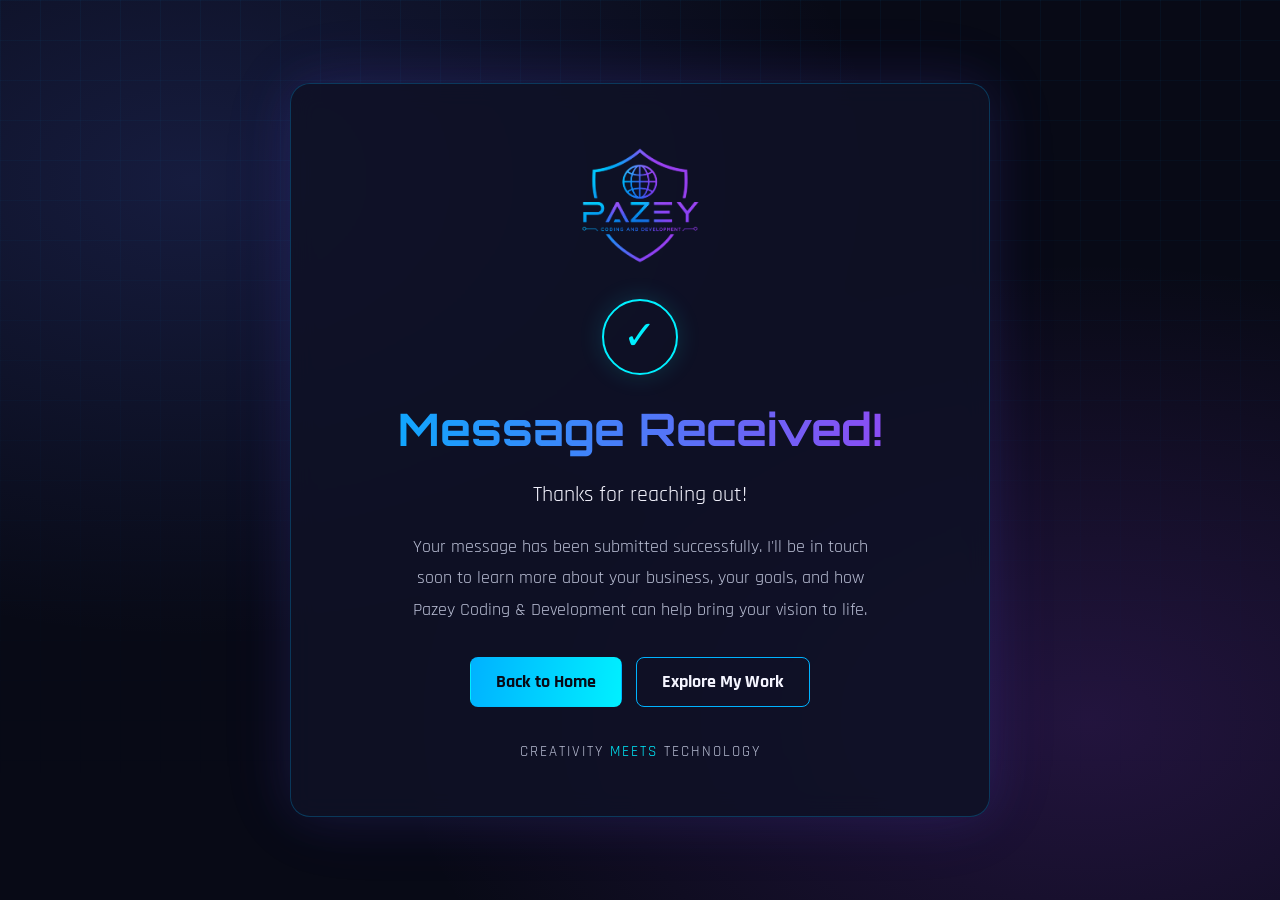
<file: thank-you.html>
<!DOCTYPE html>
<html lang="en">
<head>
    <meta charset="UTF-8">
    <meta name="viewport" content="width=device-width, initial-scale=1.0">

    <title>Thank You | Pazey Coding & Development</title>
    <meta name="description" content="Thank you for contacting Pazey Coding & Development. I'll be in touch soon to discuss your business and how I can help.">
    <meta name="robots" content="noindex, follow">

    <link rel="icon" href="pazey-coding-logo.PNG" type="image/png">

    <link rel="preconnect" href="https://fonts.googleapis.com">
    <link rel="preconnect" href="https://fonts.gstatic.com" crossorigin>
    <link href="https://fonts.googleapis.com/css2?family=Orbitron:wght@500;600;700&family=Rajdhani:wght@400;500;600;700&display=swap" rel="stylesheet">

    <style>
        :root {
            --purple: #9B41F2;
            --deep-purple: #3B1466;
            --blue: #566DF6;
            --cyan: #00B2FF;
            --bright-cyan: #00F0FF;
            --bg: #080A16;
            --text: #F5F5FF;
            --muted: #B9BED4;
        }

        * {
            margin: 0;
            padding: 0;
            box-sizing: border-box;
        }

        body {
            min-height: 100vh;
            display: flex;
            align-items: center;
            justify-content: center;
            padding: 24px;
            font-family: 'Rajdhani', sans-serif;
            color: var(--text);
            background:
                radial-gradient(ellipse at 15% 20%, rgba(86, 109, 246, 0.18), transparent 45%),
                radial-gradient(ellipse at 85% 80%, rgba(155, 65, 242, 0.18), transparent 45%),
                var(--bg);
            overflow-x: hidden;
        }

        body::before {
            content: "";
            position: fixed;
            inset: 0;
            pointer-events: none;
            background-image:
                linear-gradient(rgba(0, 178, 255, 0.045) 1px, transparent 1px),
                linear-gradient(90deg, rgba(0, 178, 255, 0.045) 1px, transparent 1px);
            background-size: 40px 40px;
            mask-image: linear-gradient(to bottom, black, transparent 90%);
        }

        .thank-you-container {
            position: relative;
            width: 100%;
            max-width: 700px;
            padding: 55px 40px;
            text-align: center;
            border: 1px solid rgba(0, 178, 255, 0.25);
            border-radius: 20px;
            background: rgba(15, 18, 38, 0.88);
            box-shadow:
                0 0 50px rgba(86, 109, 246, 0.12),
                0 0 80px rgba(155, 65, 242, 0.08);
            backdrop-filter: blur(12px);
        }

        .logo {
            display: block;
            width: 130px;
            height: auto;
            margin: 0 auto 30px;
        }

        .success-icon {
            width: 76px;
            height: 76px;
            display: flex;
            align-items: center;
            justify-content: center;
            margin: 0 auto 25px;
            border: 2px solid var(--bright-cyan);
            border-radius: 50%;
            color: var(--bright-cyan);
            font-size: 40px;
            box-shadow: 0 0 25px rgba(0, 240, 255, 0.15);
        }

        h1 {
            margin-bottom: 20px;
            font-family: 'Orbitron', sans-serif;
            font-size: clamp(1.8rem, 5vw, 2.8rem);
            line-height: 1.3;
            background: linear-gradient(90deg, var(--cyan), var(--purple));
            -webkit-background-clip: text;
            background-clip: text;
            color: transparent;
        }

        .intro {
            max-width: 510px;
            margin: 0 auto 18px;
            color: var(--text);
            font-size: 1.35rem;
            line-height: 1.6;
        }

        .details {
            max-width: 490px;
            margin: 0 auto 32px;
            color: var(--muted);
            font-size: 1.15rem;
            line-height: 1.7;
        }

        .buttons {
            display: flex;
            flex-wrap: wrap;
            justify-content: center;
            gap: 14px;
        }

        .btn {
            display: inline-block;
            padding: 13px 25px;
            border: 1px solid var(--cyan);
            border-radius: 8px;
            font-size: 1.1rem;
            font-weight: 700;
            text-decoration: none;
            transition: transform 0.25s ease, box-shadow 0.25s ease;
        }

        .btn-primary {
            color: #080A16;
            background: linear-gradient(100deg, var(--cyan), var(--bright-cyan));
            border-color: transparent;
        }

        .btn-secondary {
            color: var(--text);
            background: transparent;
        }

        .btn:hover {
            transform: translateY(-3px);
            box-shadow: 0 0 20px rgba(0, 178, 255, 0.2);
        }

        .tagline {
            margin-top: 35px;
            color: var(--muted);
            font-size: 0.95rem;
            letter-spacing: 2px;
            text-transform: uppercase;
        }

        .tagline span {
            color: var(--bright-cyan);
        }

        @media (max-width: 500px) {
            .thank-you-container {
                padding: 40px 22px;
            }

            .logo {
                width: 110px;
            }

            .buttons {
                flex-direction: column;
            }

            .btn {
                width: 100%;
            }
        }

        @media (prefers-reduced-motion: reduce) {
            *, *::before, *::after {
                transition: none !important;
            }
        }
    </style>
</head>

<body>
    <main class="thank-you-container">

        <a href="index.html" aria-label="Pazey Coding & Development homepage">
            <img
                src="pazey-coding-logo.PNG"
                alt="Pazey Coding & Development"
                class="logo"
            >
        </a>

        <div class="success-icon" aria-hidden="true">✓</div>

        <h1>Message Received!</h1>

        <p class="intro">
            Thanks for reaching out!
        </p>

        <p class="details">
            Your message has been submitted successfully. I'll be in touch soon
            to learn more about your business, your goals, and how Pazey Coding
            & Development can help bring your vision to life.
        </p>

        <div class="buttons">
            <a href="index.html" class="btn btn-primary">
                Back to Home
            </a>

            <a href="pazey-portfolio.html" class="btn btn-secondary">
                Explore My Work
            </a>
        </div>

        <p class="tagline">
            Creativity <span>Meets</span> Technology
        </p>

    </main>
</body>
</html>
</file>
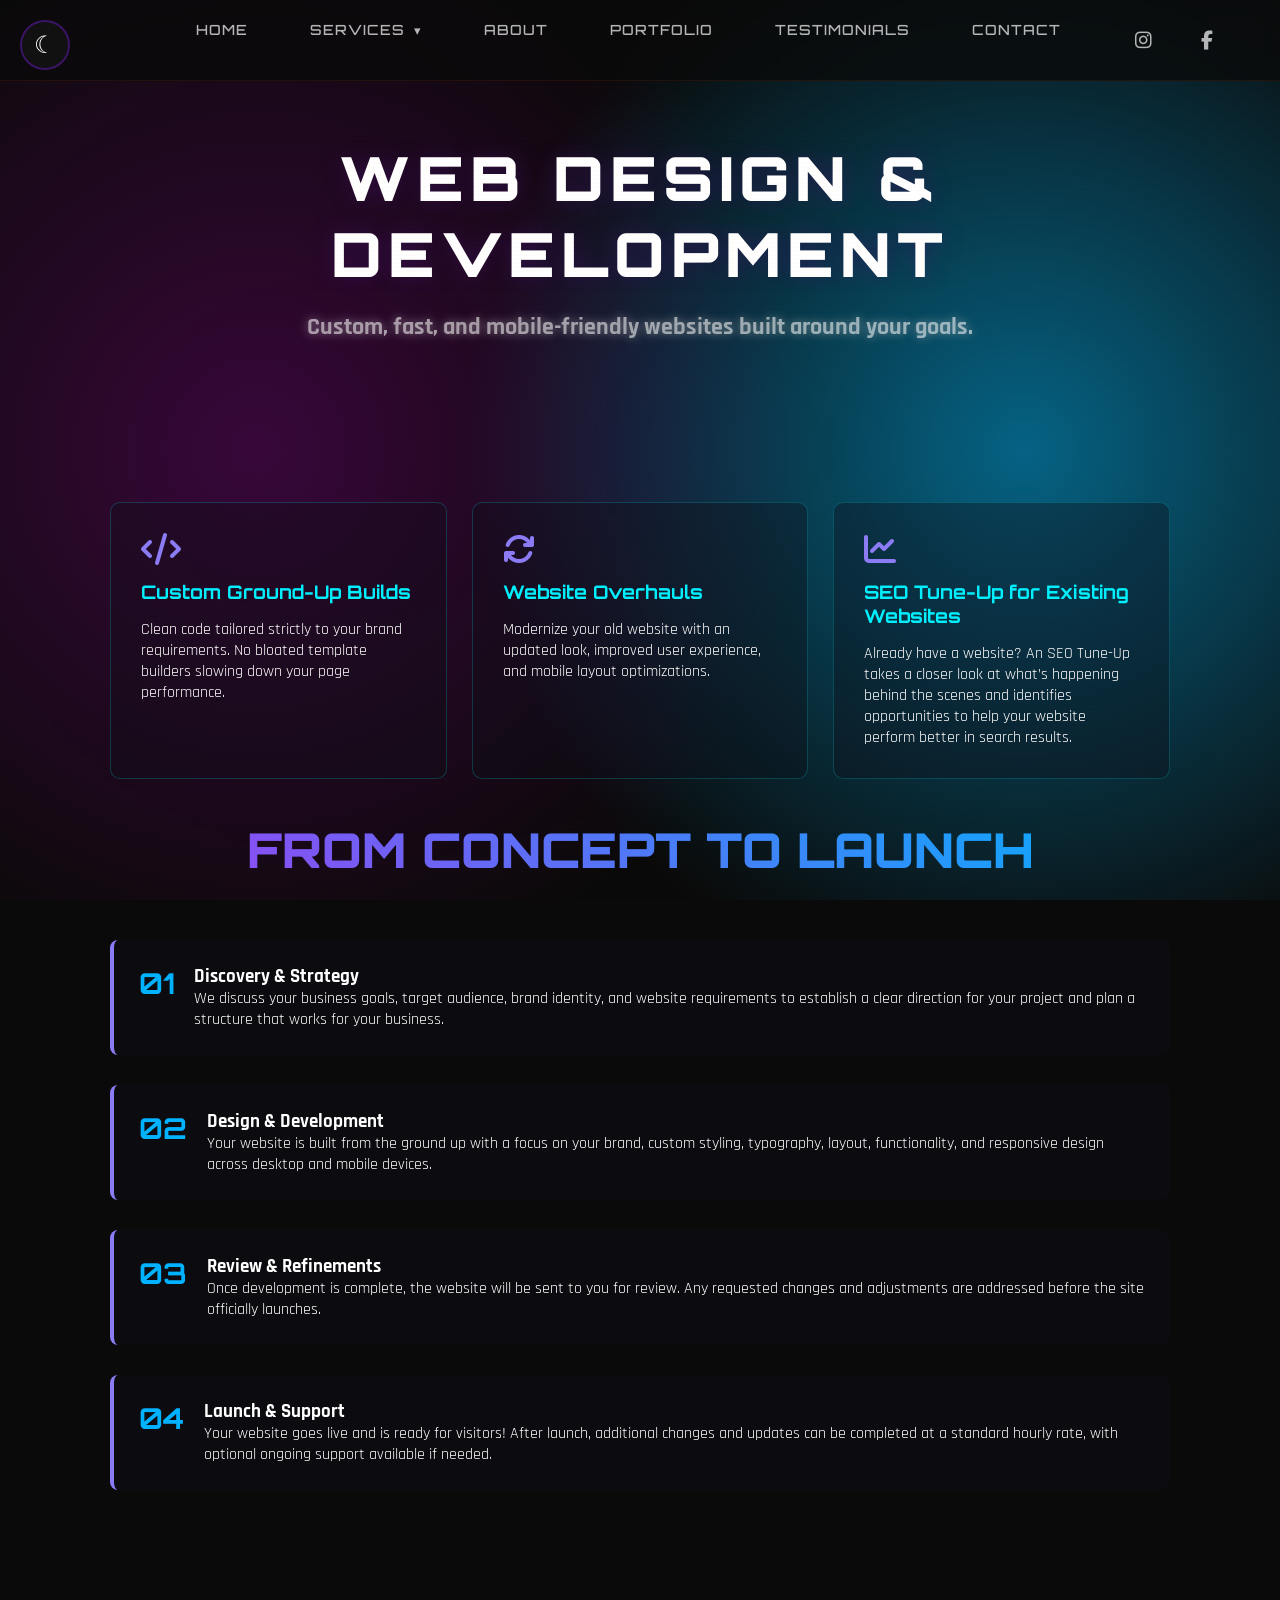
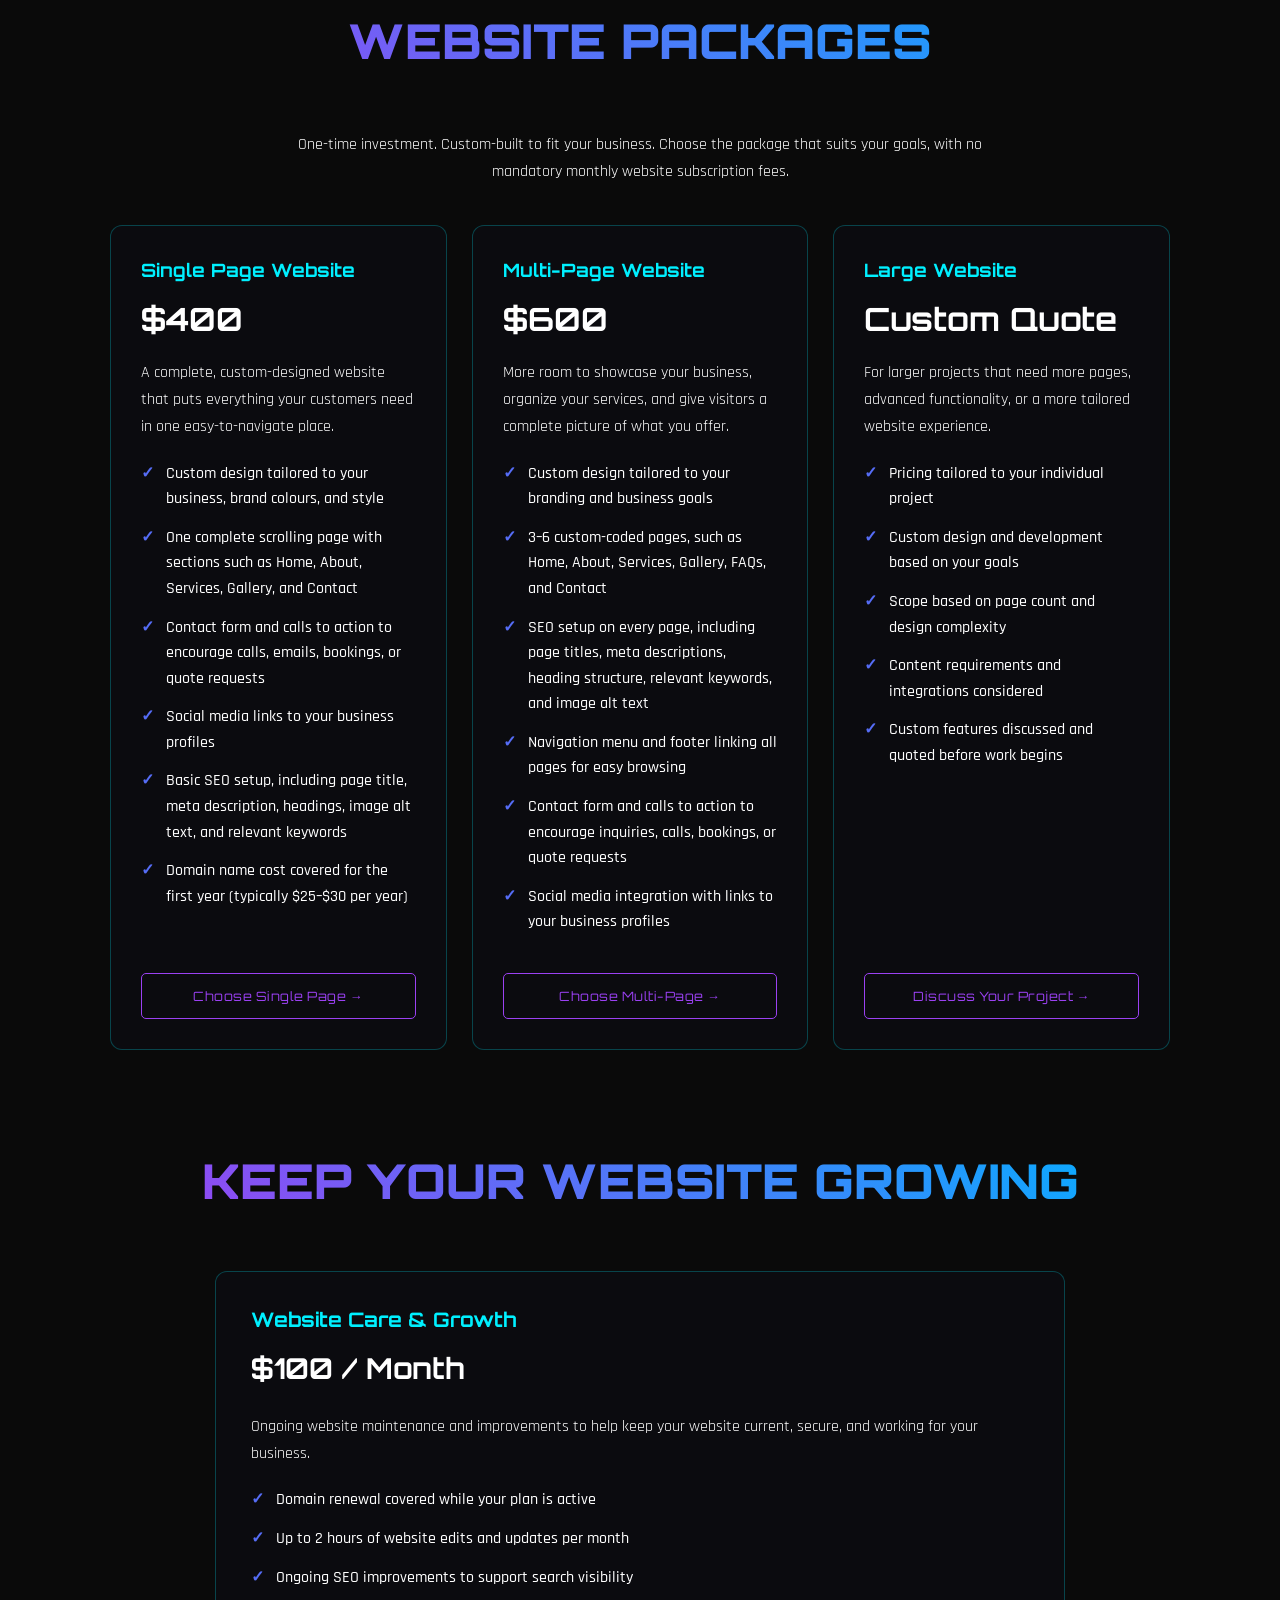
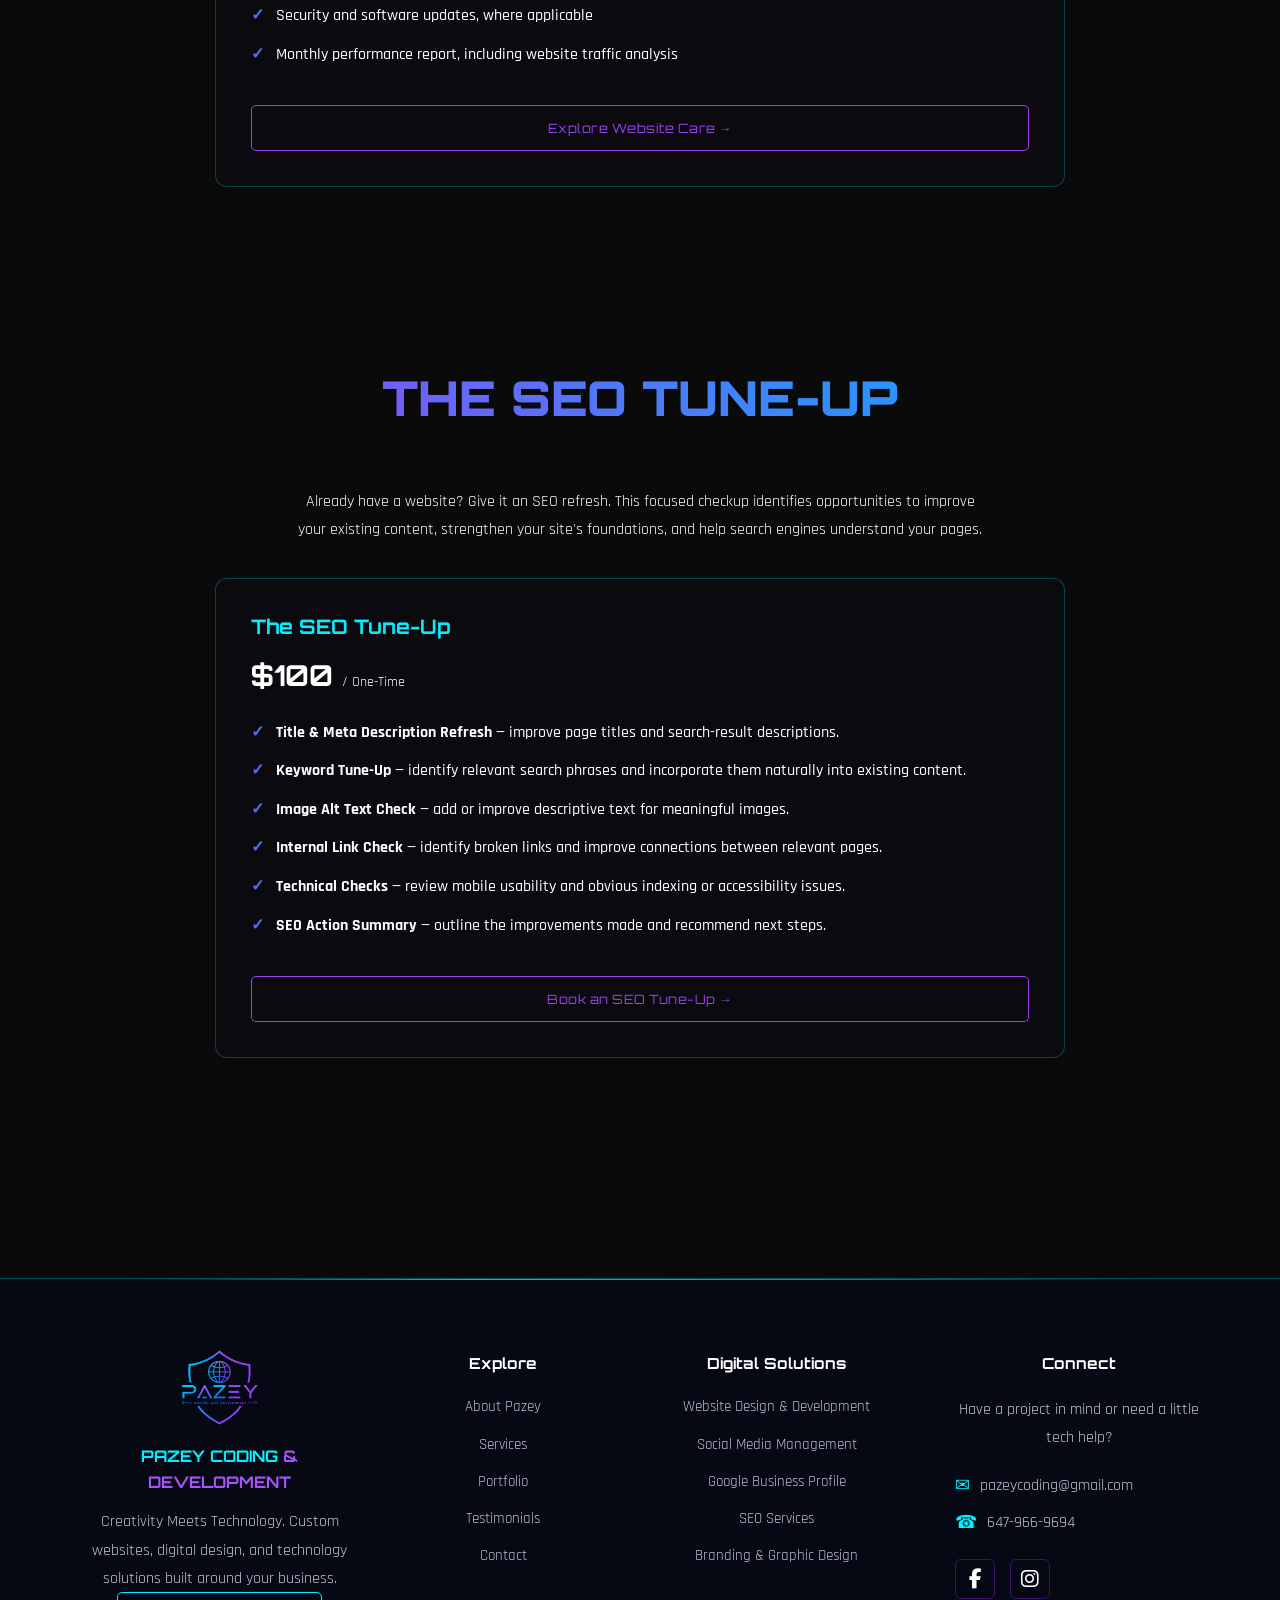
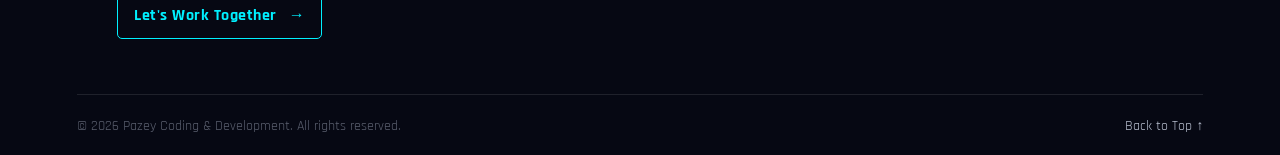
<file: webdevelopmentservice.html>
<!DOCTYPE html>
<html lang="en">
<head>
    <meta charset="UTF-8">
    <meta name="viewport" content="width=device-width, initial-scale=1.0">
  
<title>Website Design & Development | Pazey Coding</title>

<meta name="description" content="Custom website design and development for small businesses by Pazey Coding & Development. Get a mobile-friendly website, website overhaul, or SEO tune-up tailored to your goals.">

<meta name="keywords" content="website design and development, custom website design, small business websites, website development services, website redesign, website overhaul, mobile-friendly websites, website SEO">

<meta name="robots" content="index, follow">

<link rel="canonical" href="https://pazeycoding.com/webdevelopmentservice.html">


<meta property="og:type" content="website">
<meta property="og:title" content="Website Design & Development | Pazey Coding">
<meta property="og:description" content="Custom-built websites, website overhauls, and SEO improvements designed to help your business stand out online.">
<meta property="og:url" content="https://pazeycoding.com/webdevelopmentservice.html">
<meta property="og:site_name" content="Pazey Coding & Development">


    <link href="https://fonts.googleapis.com/css2?family=Orbitron:wght@400;700;900&family=Rajdhani:wght@300;400;500;700&display=swap" rel="stylesheet">
    <link href="pazey.css" rel="stylesheet">
    <link rel="stylesheet"
      href="https://cdnjs.cloudflare.com/ajax/libs/font-awesome/6.7.2/css/all.min.css">
    <style>
        /* Specific Page Overrides & Full-Width Button Fixes */
        .page-header {
            padding: 140px 20px 60px;
            text-align: center;
        }

        .service-details {
            max-width: 1100px;
            margin: 0 auto;
            padding: 40px 20px;
        }

        .benefits-grid {
            display: grid;
            grid-template-columns: repeat(auto-fit, minmax(280px, 1fr));
            gap: 25px;
            margin: 40px 0;
        }

        .benefit-card {
            background: rgba(15, 15, 25, 0.377);
            border: 1px solid rgba(0, 240, 255, 0.2);
            border-radius: 10px;
            padding: 30px;
            transition: transform 0.3s ease, border-color 0.3s ease;
        }

        .benefit-card:hover {
            transform: translateY(-5px);
            border-color: #566DF6;
        }

        .benefit-card h3 {
            font-family: 'Orbitron', sans-serif;
            color: #00f0ff;
            margin-bottom: 15px;
        }

        .process-step {
            display: flex;
            gap: 20px;
            margin-bottom: 30px;
            background: rgba(15, 15, 25, 0.4);
            padding: 25px;
            border-radius: 8px;
            border-left: 4px solid #8b7cf6;
        }

        .step-num {
            font-family: 'Orbitron', sans-serif;
            font-size: 1.8rem;
            color: #00B2FF;
            font-weight: bold;
        }

        /* Full-Width Button Implementation */
        .full-width-cta-container {
            width: 100% !important;
            padding: 60px 20px;
            box-sizing: border-box;
            background: rgba(10, 10, 20, 0.8);
            border-top: 1px solid rgba(0, 240, 255, 0.3);
            border-bottom: 1px solid rgba(0, 240, 255, 0.3);
            margin: 60px 0;
            text-align: center;
        }

        .full-width-btn {
            display: flex !important;
            justify-content: center !important;
            align-items: center !important;
            width: 100% !important;
            box-sizing: border-box !important;
            padding: 18px 20px !important;
            font-family: 'Orbitron', sans-serif;
            text-transform: uppercase;
            letter-spacing: 1px;
            text-decoration: none;
            margin-top: 20px;
        }
        
/* Website Packages */
.packages-section {
    margin-top: 70px;
    padding: 50px 0 20px;
    border-top: none;
}

.packages-intro {
    text-align: center;
    max-width: 700px;
    margin: 0 auto 40px;
    line-height: 1.7;
}

.packages-grid {
    display: grid;
    grid-template-columns: repeat(auto-fit, minmax(280px, 1fr));
    gap: 25px;
    align-items: stretch;
    margin: 40px 0;
}

.package-card {
    display: flex;
    flex-direction: column;
    background: rgba(15, 15, 25, 0.377);
    border: 1px solid rgba(0, 240, 255, 0.25);
    border-radius: 12px;
    padding: 30px;
    transition: transform 0.3s ease, border-color 0.3s ease,
                box-shadow 0.3s ease;
}

.package-card:hover {
    transform: translateY(-5px);
    border-color: #566DF6;
    box-shadow: 0 8px 30px rgba(0, 240, 255, 0.08);
}

.package-card h3 {
    font-family: 'Orbitron', sans-serif;
    color: #00F0FF;
    font-size: 1.15rem;
    line-height: 1.5;
    margin-bottom: 10px;
}

.package-price {
    font-family: 'Orbitron', sans-serif;
    font-size: 2rem;
    font-weight: 700;
    margin: 5px 0 20px;
}

.package-description {
    line-height: 1.7;
    margin-bottom: 20px;
}

.package-features {
    list-style: none;
    padding: 0;
    margin: 0 0 25px;
}

.package-features li {
    position: relative;
    padding: 0 0 13px 25px;
    line-height: 1.6;
    font-weight: 500;
}

.package-features li::before {
    content: "✓";
    position: absolute;
    left: 0;
    color: #566DF6;
    font-weight: bold;
}

.package-cta {
    display: flex;
    justify-content: center;
    align-items: center;
    width: 100%;
    box-sizing: border-box;
    margin-top: auto;
    padding: 14px 16px;
    border: 1px solid #9B41F2;
    border-radius: 5px;
    color: #9B41F2;
    text-align: center;
    text-decoration: none;
    font-family: 'Orbitron', sans-serif;
    font-size: 0.8rem;
    letter-spacing: 0.5px;
    transition: background 0.3s ease, color 0.3s ease;
}

.package-cta:hover {
    background: #566DF6;
    color: #0a0a14;
}

.package-note {
    font-size: 0.9rem;
    opacity: 0.8;
    line-height: 1.7;
    margin-top: 25px;
    text-align: center;
}

@media (max-width: 600px) {
    .packages-section {
        margin-top: 45px;
        padding-top: 35px;
    }

    .package-card {
        padding: 25px 22px;
    }

    .package-price {
        font-size: 1.7rem;
    }
}

/* Website Care & Additional Services */
.extra-services-section {
    margin-top: 50px;
    padding: 50px 0;
    border-top: none;
}

.extra-services-intro {
    max-width: 700px;
    margin: 0 auto 35px;
    text-align: center;
    line-height: 1.7;
}

.extra-service-card {
    max-width: 850px;
    margin: 0 auto 30px;
    padding: 35px;
    background: rgba(15, 15, 25, 0.377);
    border: 1px solid rgba(0, 240, 255, 0.25);
    border-radius: 12px;
    transition: border-color 0.3s ease, transform 0.3s ease;
}

.extra-service-card:hover {
    border-color: #566DF6;
    transform: translateY(-3px);
}

.extra-service-card h3 {
    font-family: 'Orbitron', sans-serif;
    color: #00F0FF;
    font-size: 1.25rem;
    margin-bottom: 12px;
}

.extra-service-price {
    font-family: 'Orbitron', sans-serif;
    font-size: 1.8rem;
    font-weight: 700;
    margin: 10px 0 20px;
}

.extra-service-card p {
    line-height: 1.7;
}

.extra-service-card .package-features {
    margin-top: 20px;
}

.extra-service-card .package-cta {
    margin-top: 20px;
}

@media (max-width: 600px) {
    .extra-service-card {
        padding: 25px 20px;
    }

    .extra-service-price {
        font-size: 1.5rem;
    }
}


    </style>
</head>
<body>
    <!-- Background Animation Layer -->
    <div class="grid-bg"></div>
    <div class="gradient-overlay"></div>
    <div class="scanlines"></div>
    <div id="particles"></div>

 
<!-- Navigation -->
    <nav id="navbar">
        <div class="nav-container">
            <a href="#home" class="logo-link">
                <svg class="logo-svg" viewBox="0 0 40 40" xmlns="http://www.w3.org/2000/svg">
                    <defs>
                 
                </svg>
                <button id="themeToggle" class="theme-toggle" type="button">
    <span id="themeIcon">☾</span>
</button>
            </a>
     <ul class="nav-links" id="navLinks">
    <li><a href="index.html" class="nav-link">Home</a></li>
    
    <li class="dropdown">
        <a href="#services" class="nav-link dropdown-toggle">Services <span class="arrow">▾</span></a>
        <ul class="dropdown-menu">
            <li><a href="webdevelopmentservice.html" class="dropdown-item">Website Design & Development</a></li>
             <li><a href="socialmediamanagement.html" class="dropdown-item">Social Media Management</a></li>
             <li><a href="googlebusinessprofile.html" class="dropdown-item">Google Business Profile</a></li>
             <li><a href="seo.html" class="dropdown-item">Search Engine Optimization</a></li>
             <li><a href="brandgraphicdesign.html" class="dropdown-item">Branding & Graphic Design</a></li>
           
           
        </ul>
    </li>


    <li><a href="index.html#about" class="nav-link">About</a></li>
    <li><a href="pazey-portfolio.html" class="nav-link">Portfolio</a></li>
    <li><a href="index.html#testimonials" class="nav-link">Testimonials</a></li>
       <li><a href="index.html#contact" class="nav-link">Contact</a></li>

    <!-- Social Media Icons -->
    <li class="social-icons">
        <a href="https://www.instagram.com/pazey.coding?cplk=MXRjMmFpZzNqYncyaA%3D%3D&utm_source=qr"
           target="_blank"
           rel="noopener noreferrer"
           aria-label="Instagram">
            <i class="fab fa-instagram"></i>
        </a>

        <a href="https://www.facebook.com/share/1HNNLjMgZ5/?mibextid=wwXIfr"
           target="_blank"
           rel="noopener noreferrer"
           aria-label="Facebook">
            <i class="fab fa-facebook-f"></i>
        </a>
    </li>
</ul>
            <div class="menu-toggle" id="menuToggle">
                <span></span>
                <span></span>
                <span></span>
            </div>
        </div>
    </nav>

    <!-- Header Section -->
    <header class="page-header">
        <h1 class="glitch-text">WEB DESIGN & DEVELOPMENT</h1>
        <p class="subtitle">Custom, fast, and mobile-friendly websites built around your goals.</p>
    </header>
   
    <!-- Main Content -->
  <main class="service-details">
    <section>
        <div class="benefits-grid">

            <div class="benefit-card">
                <i class="fa-solid fa-code benefit-icon"></i>
                <h3>Custom Ground-Up Builds</h3>
                <p>Clean code tailored strictly to your brand requirements. No bloated template builders slowing down your page performance.</p>
            </div>

            <div class="benefit-card">
                <i class="fa-solid fa-arrows-rotate benefit-icon"></i>
                <h3>Website Overhauls</h3>
                <p>Modernize your old website with an updated look, improved user experience, and mobile layout optimizations.</p>
            </div>

            <div class="benefit-card">
                <i class="fa-solid fa-chart-line benefit-icon"></i>
                <h3>SEO Tune-Up for Existing Websites</h3>
                <p>Already have a website? An SEO Tune-Up takes a closer look at what’s happening behind the scenes and identifies opportunities to help your website perform better in search results.</p>
            </div>

        </div>
    </section>



<!-- Website Development Process -->
<section class="process-section" id="process">

    <h2 class="section-title">From Concept to Launch</h2>


    <div class="process-step">
        <div class="step-num">01</div>
        <div>
            <h3>Discovery &amp; Strategy</h3>
            <p>
                We discuss your business goals, target audience, brand identity,
                and website requirements to establish a clear direction for
                your project and plan a structure that works for your business.
            </p>
        </div>
    </div>

    <div class="process-step">
        <div class="step-num">02</div>
        <div>
            <h3>Design &amp; Development</h3>
            <p>
                Your website is built from the ground up with a focus on
                your brand, custom styling, typography, layout, functionality,
                and responsive design across desktop and mobile devices.
            </p>
        </div>
    </div>

    <div class="process-step">
        <div class="step-num">03</div>
        <div>
            <h3>Review &amp; Refinements</h3>
            <p>
                Once development is complete, the website will be sent to you for
                review. Any requested changes and adjustments are addressed
                before the site officially launches.
            </p>
        </div>
    </div>

    <div class="process-step">
        <div class="step-num">04</div>
        <div>
            <h3>Launch &amp; Support</h3>
            <p>
                Your website goes live and is ready for visitors! After launch,
                additional changes and updates can be completed at a standard
                hourly rate, with optional ongoing support available if needed. 
            </p>
        </div>
    </div>


</section>

    

<!-- Website Packages -->
<section class="packages-section" id="packages">
    <h2 class="section-title">Website Packages</h2>

    <p class="packages-intro">
        One-time investment. Custom-built to fit your business.
        Choose the package that suits your goals, with no mandatory
        monthly website subscription fees.
    </p>

    <div class="packages-grid">

        <!-- Single Page Website -->
        <div class="package-card">
            <h3>Single Page Website</h3>
            <p class="package-price">$400</p>

            <p class="package-description">
                A complete, custom-designed website that puts everything
                your customers need in one easy-to-navigate place.
            </p>

            <ul class="package-features">
                <li>Custom design tailored to your business, brand colours, and style</li>
                <li>One complete scrolling page with sections such as Home, About, Services, Gallery, and Contact</li>
                <li>Contact form and calls to action to encourage calls, emails, bookings, or quote requests</li>
                <li>Social media links to your business profiles</li>
                <li>Basic SEO setup, including page title, meta description, headings, image alt text, and relevant keywords</li>
                <li>Domain name cost covered for the first year (typically $25–$30 per year)</li>
            </ul>

            <a href="index.html#contact" class="package-cta">
                Choose Single Page →
            </a>
        </div>

        <!-- Multi-Page Website -->
        <div class="package-card">
            <h3>Multi-Page Website</h3>
            <p class="package-price">$600</p>

            <p class="package-description">
                More room to showcase your business, organize your services,
                and give visitors a complete picture of what you offer.
            </p>

            <ul class="package-features">
                <li>Custom design tailored to your branding and business goals</li>
                <li>3–6 custom-coded pages, such as Home, About, Services, Gallery, FAQs, and Contact</li>
                <li>SEO setup on every page, including page titles, meta descriptions, heading structure, relevant keywords, and image alt text</li>
                <li>Navigation menu and footer linking all pages for easy browsing</li>
                <li>Contact form and calls to action to encourage inquiries, calls, bookings, or quote requests</li>
                <li>Social media integration with links to your business profiles</li>
            </ul>

            <a href="index.html#contact" class="package-cta">
                Choose Multi-Page →
            </a>
        </div>

        <!-- Large Website -->
        <div class="package-card">
            <h3>Large Website</h3>
            <p class="package-price">Custom Quote</p>

            <p class="package-description">
                For larger projects that need more pages, advanced functionality,
                or a more tailored website experience.
            </p>

            <ul class="package-features">
                <li>Pricing tailored to your individual project</li>
                <li>Custom design and development based on your goals</li>
                <li>Scope based on page count and design complexity</li>
                <li>Content requirements and integrations considered</li>
                <li>Custom features discussed and quoted before work begins</li>
            </ul>

            <a href="index.html#contact" class="package-cta">
                Discuss Your Project →
            </a>
        </div>

    </div>

<!-- Ongoing Website Care -->
<section class="extra-services-section" id="website-care">

    <h2 class="section-title">Keep Your Website Growing</h2>


    <div class="extra-service-card">
        <h3>Website Care & Growth</h3>

        <p class="extra-service-price">$100 / Month</p>

        <p>
            Ongoing website maintenance and improvements to help keep your
            website current, secure, and working for your business.
        </p>

        <ul class="package-features">
            <li>Domain renewal covered while your plan is active</li>
            <li>Up to 2 hours of website edits and updates per month</li>
            <li>Ongoing SEO improvements to support search visibility</li>
            <li>Security and software updates, where applicable</li>
            <li>Monthly performance report, including website traffic analysis</li>
        </ul>

        <a href="index.html#contact" class="package-cta">
            Explore Website Care →
        </a>
    </div>

</section>

<!-- SEO Tune-Up -->
<section class="extra-services-section" id="seo-tune-up">

    <h2 class="section-title">The SEO Tune-Up</h2>

    <p class="extra-services-intro">
        Already have a website? Give it an SEO refresh. This focused
        checkup identifies opportunities to improve your existing content,
        strengthen your site's foundations, and help search engines
        understand your pages.
    </p>

    <div class="extra-service-card">
        <h3>The SEO Tune-Up</h3>

        <p class="extra-service-price">$100 <span style="font-size: 0.85rem; font-family: 'Rajdhani', sans-serif; font-weight: 400;">/ One-Time</span></p>

        <ul class="package-features">
            <li>
                <strong>Title & Meta Description Refresh</strong> —
                improve page titles and search-result descriptions.
            </li>
            <li>
                <strong>Keyword Tune-Up</strong> —
                identify relevant search phrases and incorporate them
                naturally into existing content.
            </li>
            <li>
                <strong>Image Alt Text Check</strong> —
                add or improve descriptive text for meaningful images.
            </li>
            <li>
                <strong>Internal Link Check</strong> —
                identify broken links and improve connections between
                relevant pages.
            </li>
            <li>
                <strong>Technical Checks</strong> —
                review mobile usability and obvious indexing or
                accessibility issues.
            </li>
            <li>
                <strong>SEO Action Summary</strong> —
                outline the improvements made and recommend next steps.
            </li>
        </ul>

        <a href="index.html#contact" class="package-cta">
            Book an SEO Tune-Up →
        </a>
    </div>

</section>


    
</main>



    <!-- Footer -->
    <footer class="site-footer" id="footer">
        <div class="footer-container">

            <div class="footer-brand">
                <a href="index.html#home" class="footer-logo">
                    <img src="pazey-coding-logo.PNG"
                         alt="Pazey Coding & Development Logo">
                </a>

                <h3>PAZEY CODING <span>& DEVELOPMENT</span></h3>

                <p>
                    Creativity Meets Technology.
                    Custom websites, digital design, and technology
                    solutions built around your business.
                </p>

                <a href="index.html#contact" class="footer-cta">
                    Let's Work Together <span>→</span>
                </a>
            </div>

       <div class="footer-column">
                <h4>Explore</h4>
                <ul>
                    <li><a href="index.html#about">About Pazey</a></li>
                    <li><a href="index.html#services">Services</a></li>
                    <li><a href="pazey-portfolio.html">Portfolio</a></li>
                    <li><a href="index.html#testimonials">Testimonials</a></li>
                    <li><a href="index.html#contact">Contact</a></li>
                </ul>
            </div>


            <div class="footer-column">
                <h4>Digital Solutions</h4>
                <ul>
                    <li><a href="webdevelopmentservice.html">Website Design & Development</a></li>
                    <li><a href="socialmediamanagement.html">Social Media Management</a></li>
                    <li><a href="seogooglebusinessprofile.html">Google Business Profile</a></li>
                    <li><a href="seoservices.html">SEO Services</a></li>
                    <li><a href="brandgraphicdesign.html">Branding & Graphic Design</a></li>
                </ul>
            </div>

            <div class="footer-column footer-connect">
                <h4>Connect</h4>

                <p>Have a project in mind or need a little tech help?</p>

                <a href="mailto:pazeycoding@gmail.com" class="footer-contact-link">
                    <span>✉</span> pazeycoding@gmail.com
                </a>

                <a href="tel:+16479669694" class="footer-contact-link">
                    <span>☎</span> 647-966-9694
                </a>

                <div class="footer-socials">
                    <!-- Replace these placeholders with your real profile URLs. -->
                    <a href="https://www.facebook.com/share/1HNNLjMgZ5/?mibextid=wwXIfr"
                       target="_blank"
                       rel="noopener noreferrer"
                       aria-label="Facebook">
                        <i class="fab fa-facebook-f"></i>
                    </a>

                    <a href="https://www.instagram.com/pazey.coding?cplk=MXRjMmFpZzNqYncyaA%3D%3D&utm_source=qr"
                       target="_blank"
                       rel="noopener noreferrer"
                       aria-label="Instagram">
                        <i class="fab fa-instagram"></i>
                    </a>
                </div>
            </div>
        </div>

        <div class="footer-bottom">
            <p class="copyright">
                © <span id="footerYear"></span> Pazey Coding & Development.
                All rights reserved.
            </p>


            <a href="#home" class="back-to-top">Back to Top ↑</a>
        </div>
    </footer>

<script>
    document.getElementById("footerYear").textContent =
        new Date().getFullYear();
</script>


     <script src="pazeycoding.js"></script>


<script>
document.addEventListener("DOMContentLoaded", function () {
    // toggle code
});
</script>
<script>
document.addEventListener("DOMContentLoaded", function () {

    const button = document.getElementById("themeToggle");
    const icon = document.getElementById("themeIcon");

    if (!button) return;

    button.addEventListener("click", function (e) {
        e.preventDefault();
        e.stopPropagation();

        document.body.classList.toggle("light-mode");

        if (document.body.classList.contains("light-mode")) {
            icon.textContent = "☀";
            localStorage.setItem("theme", "light");
        } else {
            icon.textContent = "☾";
            localStorage.setItem("theme", "dark");
        }
    });

    /* Remember selected mode */
    if (localStorage.getItem("theme") === "light") {
        document.body.classList.add("light-mode");
        icon.textContent = "☀";
    }

});
</script>

<script>
document.addEventListener("DOMContentLoaded", function () {
    const menuToggle = document.getElementById("menuToggle");
    const navLinks = document.getElementById("navLinks");
    const dropdown = document.querySelector("#navLinks .dropdown");
    const servicesToggle = dropdown?.querySelector(".dropdown-toggle");

    if (!dropdown || !servicesToggle) return;

    servicesToggle.addEventListener("click", function (event) {
        if (window.innerWidth <= 768) {
            event.preventDefault();
            event.stopPropagation();

            dropdown.classList.toggle("active");
        }
    });

    // Prevent taps inside the dropdown from closing the main menu
    dropdown.querySelector(".dropdown-menu")?.addEventListener("click", function (event) {
        event.stopPropagation();
    });

    // Close the dropdown after choosing a service
    dropdown.querySelectorAll(".dropdown-menu a").forEach(function (link) {
        link.addEventListener("click", function () {
            dropdown.classList.remove("active");
        });
    });
});
</script>

</body>
</html>
</file>
<file: pazey.css>
@charset "utf-8";

.theme-toggle {
    position: fixed;
    top: 20px;
    left: 20px;
    z-index: 99999;

    width: 50px;
    height: 50px;

    border: 2px solid #00B2FF;
    border-radius: 50%;

    background: #111;
    color: #fff;

    font-size: 24px;
    cursor: pointer;

    display: flex;
    align-items: center;
    justify-content: center;

    pointer-events: auto;
}

.theme-toggle:hover {
    transform: scale(1.05);
}

/* Light Mode */
body.light-mode {
    background: #f5f5f5;
    color: black;
}

body.light-mode .theme-toggle {
    background: #fff;
    color: black;
}

/* Make sure the button stays clickable */
#themeToggle {
    pointer-events: auto !important;
}



/* CSS Document */

* {
            margin: 0;
            padding: 0;
            box-sizing: border-box;
        }

        body {
            font-family: 'Rajdhani', sans-serif;
            background: #0a0a0a;
            color: #ffffff;
            overflow-x: hidden;
            position: relative;
            font-weight: 400;
        }


        /* Animated shapes */
        .shapes-container {
            position: fixed;
            width: 100%;
            height: 100%;
            pointer-events: none;
            z-index: -1;
        }

        .shape {
            position: absolute;
            opacity: 0.1;
        }

        .shape-triangle {
            width: 0;
            height: 0;
            border-left: 100px solid transparent;
            border-right: 100px solid transparent;
            border-bottom: 173px solid rgba(0, 178, 255, 0.2);
            top: 60%;
            right: 15%;
            animation: float-rotate 25s ease-in-out infinite reverse;
        }

        .shape-square {
            width: 150px;
            height: 150px;
            border: 2px solid #00B2FF;
            transform: rotate(45deg);
            bottom: 20%;
            left: 20%;
            animation: float-rotate 22s ease-in-out infinite;
        }

        @keyframes float-rotate {
            0%, 100% {
                transform: translateY(0) rotate(0deg) scale(1);
            }
            25% {
                transform: translateY(-30px) rotate(90deg) scale(1.1);
            }
            50% {
                transform: translateY(20px) rotate(180deg) scale(0.9);
            }
            75% {
                transform: translateY(-10px) rotate(270deg) scale(1.05);
            }
        }


/* Gradient Overlay — Dark Mode and Light Mode */
.gradient-overlay {
    position: fixed;
    inset: 0;
    width: 100%;
    height: 100%;
    pointer-events: none;
    z-index: -1;
    animation: gradient-shift 20s ease-in-out infinite;
}

/* Dark Mode */
body:not(.light-mode) .gradient-overlay {
    background:
        radial-gradient(circle at 20% 50%,
            rgba(238, 0, 255, 0.20) 0%,
            transparent 50%),
        radial-gradient(circle at 80% 50%,
            rgba(0, 187, 255, 0.504) 0%,
            transparent 50%),
        radial-gradient(circle at 50% 50%,
            rgba(0, 0, 0, 0.15) 0%,
            transparent 100%);
}

/* Light Mode */
body.light-mode .gradient-overlay {
    background:
        radial-gradient(circle at 20% 50%,
            rgba(238, 0, 255, 0.12) 0%,
            transparent 50%),
        radial-gradient(circle at 80% 50%,
            rgba(0, 187, 255, 0.12) 0%,
            transparent 50%),
        radial-gradient(circle at 50% 50%,
            rgba(192, 192, 192, 0.35) 0%,
            transparent 100%);
}

@keyframes gradient-shift {
    0%, 100% {
        transform: scale(1) rotate(0deg);
    }
    50% {
        transform: scale(1.1) rotate(180deg);
    }
}

        @keyframes gradient-shift {
            0%, 100% { transform: scale(1) rotate(0deg); }
            50% { transform: scale(1.1) rotate(180deg); }
        }

        @keyframes grid-move {
            0% { transform: translate(0, 0); }
            100% { transform: translate(80px, 80px); }
        }

        /* Floating particles */
        .particle {
            position: fixed;
            pointer-events: none;
            opacity: 0;
            z-index: 1;
        }

        .particle::before {
            content: '';
            position: absolute;
            width: 2px;
            height: 2px;
            background: #00B2FF;
            box-shadow: 0 0 10px #00a2ff, 0 0 20px #9B41F2;
            animation: float-up 15s linear infinite;
        }

        @keyframes float-up {
            0% {
                transform: translateY(100vh) rotate(0deg);
                opacity: 0;
            }
            10% {
                opacity: 1;
            }
            90% {
                opacity: 1;
            }
            100% {
                transform: translateY(-100vh) rotate(720deg);
                opacity: 0;
            }
        }

        /* Navigation */
        nav {
            position: fixed;
            top: 0;
            width: 100%;
            padding: 20px 50px;
            background: rgba(10, 10, 10, 0.8);
            backdrop-filter: blur(10px);
            z-index: 1000;
            transition: all 0.3s ease;
            border-bottom: 1px solid rgba(255, 94, 0, 0.1);
        }

        nav.scrolled {
            padding: 15px 50px;
            background: rgba(10, 10, 10, 0.95);
            box-shadow: 0 5px 30px rgba(255, 94, 0, 0.2);
        }

        .nav-container {
            max-width: 1200px;
            margin: 0 auto;
            display: flex;
            justify-content: space-between;
            align-items: center;
        }

        .logo-link {
            display: flex;
            align-items: center;
            text-decoration: none;
            gap: 10px;
        }

        .logo-svg {
            width: 40px;
            height: 40px;
        }

        .logo-text {
            font-family: 'Orbitron', monospace;
            font-size: 24px;
            font-weight: 900;
            background: linear-gradient(45deg, #9B41F2, #00B2FF);
            -webkit-background-clip: text;
            -webkit-text-fill-color: transparent;
            animation: glow 2s ease-in-out infinite;
            text-shadow: 0 0 30px #9B41F2(255, 94, 0, 0.5);
        }

        @keyframes glow {
            0%, 100% { 
                filter: brightness(1);
                text-shadow: 0 0 30px #9B41F2(255, 94, 0, 0.5);
            }
            50% { 
                filter: brightness(1.5);
                text-shadow: 0 0 40px #00B2FF(255, 94, 0, 0.8);
            }
        }

        .nav-links {
            display: flex;
            gap: 30px;
            list-style: none;
        }

        .nav-links a {
            text-decoration: none;
            color: #ffffff;
            position: relative;
            transition: all 0.3s ease;
            padding: 8px 16px;
            font-family: 'Orbitron', monospace;
            font-weight: 500;
            font-size: 14px;
            text-transform: uppercase;
            letter-spacing: 1px;
            opacity: 0.7;
        }

        .nav-links a.active {
            opacity: 1;
            color: #00B2FF;
        }

        .nav-links a::before {
            content: '';
            position: absolute;
            top: 0;
            left: 0;
            width: 100%;
            height: 100%;
            border: 1px solid transparent;
            transition: all 0.3s ease;
        }

        .nav-links a:hover::before,
        .nav-links a.active::before {
            border-color: #00B2FF;
            box-shadow: inset 0 0 10px #00B2FF(255, 94, 0, 0.5);
        }

        .nav-links a::after {
            content: '';
            position: absolute;
            bottom: 0;
            left: 0;
            width: 0;
            height: 2px;
            background: linear-gradient(90deg, #9B41F2, #00B2FF);
            transition: width 0.3s ease;
            box-shadow: 0 0 10px #00B2FF(255, 94, 0, 0.8);
        }

        .nav-links a:hover::after,
        .nav-links a.active::after {
            width: 100%;
        }

        /* Mobile menu */
        .menu-toggle {
            display: none;
            flex-direction: column;
            cursor: pointer;
            gap: 4px;
        }

        .menu-toggle span {
            width: 25px;
            height: 2px;
            background: #00B2FF;
            transition: all 0.3s ease;
        }

        .menu-toggle.active span:nth-child(1) {
            transform: rotate(45deg) translate(5px, 5px);
        }

        .menu-toggle.active span:nth-child(2) {
            opacity: 0;
        }

        .menu-toggle.active span:nth-child(3) {
            transform: rotate(-45deg) translate(5px, -5px);
        }

        /* Hero Section */
        .hero {
            min-height: 100vh;
            display: flex;
            flex-direction: column;
            align-items: center;
            justify-content: center;
            position: relative;
            padding: 80px 20px 20px;
        }

        .hero-content {
            text-align: center;
            max-width: 1200px;
            animation: fade-in-up 1s ease-out;
            z-index: 10;
            width: 100%;
            flex: 1;
            display: flex;
            flex-direction: column;
            justify-content: center;
        }

        /* Text Rotator Styles */
        .text-rotator {
            position: relative;
            min-height: 100px;
            margin-bottom: 20px;
            display: flex;
            align-items: center;
            justify-content: center;
            width: 100%;
        }

        .text-set {
            position: absolute;
            width: 100%;
            opacity: 0;
            display: none;
        }

        .text-set.active {
            opacity: 1;
            display: block;
        }

        .glitch-text {
            font-family: 'Orbitron', monospace;
            font-size: clamp(0.98rem, 2.94vw, 2.4rem);
            font-weight: 900;
            position: relative;
            text-transform: uppercase;
            letter-spacing: 0.1em;
            text-shadow: 0 0 20px #9B41F2(255, 94, 0, 0.5);
            overflow: hidden;
        }

        .char {
            display: inline-block;
            opacity: 0;
            transform: translateY(50px);
            animation: charFlyIn 0.5s ease-out forwards;
        }

        @keyframes charFlyIn {
            to {
                opacity: 1;
                transform: translateY(0);
            }
        }

        .char.out {
            animation: charFlyOut 0.3s ease-in forwards;
        }

        @keyframes charFlyOut {
            to {
                opacity: 0;
                transform: translateY(-30px) rotateX(90deg);
            }
        }

        .subtitle {
            font-size: 1.5rem;
            margin: 20px 0;
            opacity: 0;
            text-shadow: 0 0 10px rgba(192, 192, 192, 1);
            font-weight: 300;
        }

        .subtitle.visible {
            animation: subtitleFade 0.8s ease-out 0.5s forwards;
        }

        @keyframes subtitleFade {
            to {
                opacity: 0.6;
            }
        }

        @keyframes fade-in-up {
            from {
                opacity: 0;
                transform: translateY(30px);
            }
            to {
                opacity: 1;
                transform: translateY(0);
            }
        }

        .glitch-text {
            font-family: 'Orbitron', monospace;
            font-size: clamp(2.6rem, 10vw, 3.8rem);
            font-weight: 900;
            position: relative;
            text-transform: uppercase;
            letter-spacing: 0.1em;
            text-shadow: 0 0 20px #00B2FF(255, 94, 0, 0.5);
        }

        .glitch-text::before,
        .glitch-text::after {
            content: attr(data-text);
            position: absolute;
            top: 0;
            left: 0;
            width: 100%;
            height: 100%;
        }

        .glitch-text::before {
            animation: glitch-1 0.5s infinite;
            color: #00B2FF;
            z-index: -1;
            text-shadow: -2px 0 #9B41F2;
        }

        .glitch-text::after {
            animation: glitch-2 0.5s infinite;
            color: #9B41F2;
            z-index: -1;
            text-shadow: 2px 0 #00B2FF;
        }

        @keyframes glitch-1 {
            0%, 100% { clip-path: inset(0 0 0 0); transform: translate(0); }
            20% { clip-path: inset(33% 0 33% 0); transform: translate(-2px); }
            40% { clip-path: inset(66% 0 0 0); transform: translate(2px); }
            60% { clip-path: inset(0 0 66% 0); transform: translate(1px); }
            80% { clip-path: inset(25% 0 50% 0); transform: translate(-1px); }
        }

        @keyframes glitch-2 {
            0%, 100% { clip-path: inset(0 0 0 0); transform: translate(0); }
            20% { clip-path: inset(50% 0 25% 0); transform: translate(2px); }
            40% { clip-path: inset(0 0 75% 0); transform: translate(-2px); }
            60% { clip-path: inset(75% 0 0 0); transform: translate(-1px); }
            80% { clip-path: inset(40% 0 40% 0); transform: translate(1px); }
        }

        .subtitle {
            font-size: 1.5rem;
            margin: 20px 0;
            opacity: 0.6;
            animation: fade-in 1s ease-out 0.5s both;
            text-shadow: 0 0 10px rgba(192,192,192,1);
            font-weight: 800;
        }

        @keyframes fade-in {
            from { opacity: 0; }
            to { opacity: 0.6; }
        }

        .cta-container {
            position: absolute;
            bottom: 90px;
            left: 50%;
            transform: translateX(-50%);
            display: flex;
            gap: 20px;
            justify-content: center;
            flex-wrap: wrap;
            z-index: 100;
        }

        .cta-button {
            padding: 12px 30px;
            border: none;
            font-size: 1rem;
            cursor: pointer;
            position: relative;
            overflow: hidden;
            transition: all 0.3s ease;
            text-decoration: none;
            display: inline-block;
            text-transform: uppercase;
            letter-spacing: 0.1em;
            font-family: 'Orbitron', monospace;
            font-weight: 700;
        }

        .cta-primary {
            background: linear-gradient(45deg, #530A59, #00B2FF);
            color: white;
            animation: pulse 2s infinite;
            box-shadow: 0 0 30px #9B41F2(255, 94, 0, 0.5);
        }

        @keyframes pulse {
            0%, 100% { 
                transform: scale(1);
                box-shadow: 0 0 30px #9B41F2(255, 94, 0, 0.5);
            }
            50% { 
                transform: scale(1.05);
                box-shadow: 0 0 40px #9B41F2(255, 94, 0, 0.8);
            }
        }

        .cta-secondary {
            background: transparent;
            color: #00B2FF;
            border: 2px solid #00B2FF;
            box-shadow: inset 0 0 20px rgba(255, 94, 0, 0.1);
        }

        .cta-button::before {
            content: '';
            position: absolute;
            top: 50%;
            left: 50%;
            width: 0;
            height: 0;
           
            border-radius: 50%;
            transform: translate(-50%, -50%);
            transition: width 0.6s, height 0.6s;
        }

        .cta-button:hover::before {
            width: 300px;
            height: 300px;
        }

        .cta-secondary:hover {
            background: #9b41f2;
            color: #00B2FF;
            transform: translateY(-2px);
            box-shadow: 0 10px 40px #00B2FF(255, 94, 0, 0.4), inset 0 0 30px #9B41F2(255, 94, 0, 0.2);
            border-color: #ffffff;
        }

        /* Features Section with Tabs */
        .features {
            padding: 100px 20px;
            max-width: 1200px;
            margin: 0 auto;
            position: relative;
        }

        .section-title {
            font-family: 'Orbitron', monospace;
            font-size: 3rem;
            font-weight: 900;
            text-align: center;
            margin-bottom: 60px;
            background: linear-gradient(45deg, #9B41F2, #00B2FF);
            -webkit-background-clip: text;
            -webkit-text-fill-color: transparent;
            text-transform: uppercase;
        }

        .features-container {
            display: grid;
            grid-template-columns: 300px 1fr;
            gap: 40px;
            align-items: start;
        }

        .feature-tabs {
            background: rgba(255, 255, 255, 0.03);
            border: 1px solid rgba(255, 94, 0, 0.2);
            border-radius: 10px;
            padding: 20px;
            backdrop-filter: blur(10px);
        }

        .tab-item {
            padding: 15px 20px;
            margin-bottom: 10px;
            cursor: pointer;
            border: 1px solid transparent;
            border-radius: 5px;
            transition: all 0.3s ease;
            font-weight: 500;
            display: flex;
            align-items: center;
            gap: 15px;
            font-size: 1.1rem;
        }

        .tab-item:hover {
            background: rgba(255, 94, 0, 0.1);
            border-color: rgba(255, 94, 0, 0.3);
        }

        .tab-item.active {
            background: linear-gradient(45deg, rgba(255, 94, 0, 0.2), rgba(0, 178, 255, 0.2));
            border-color: #00B2FF;
            box-shadow: 0 0 20px #530A59(255, 94, 0, 0.3);
        }

        .tab-icon {
            font-size: 1.5rem;
        }

        .feature-content {
            background: rgba(255, 255, 255, 0.03);
            border: 1px solid rgba(255, 94, 0, 0.2);
            border-radius: 10px;
            padding: 40px;
            backdrop-filter: blur(10px);
            min-height: 400px;
        }

        .content-panel {
            display: none;
            animation: fadeIn 0.5s ease;
        }

        .content-panel.active {
            display: block;
        }

        .content-panel h3 {
            font-family: 'Orbitron', monospace;
            font-size: 2rem;
            margin-bottom: 20px;
            background: linear-gradient(45deg, #00B2FF, #9B41F2);
            -webkit-background-clip: text;
            -webkit-text-fill-color: transparent;
        }

        .content-panel p {
            line-height: 1.8;
            opacity: 0.8;
            margin-bottom: 20px;
            font-size: 1.1rem;
        }

        .feature-list {
            list-style: none;
            margin-top: 20px;
        }

        .feature-list li {
            padding: 10px 0;
            padding-left: 30px;
            position: relative;
            font-weight: 500;
        }

        .feature-list li::before {
            content: '▸';
            position: absolute;
            left: 0;
            color: #9B41F2;
            font-size: 1.2rem;
        }

        /* About Section */
        .about {
            padding: 100px 20px;
            max-width: 1200px;
            margin: 0 auto;
        }

        .about-content {
            display: grid;
            grid-template-columns: 1fr 1fr;
            gap: 60px;
            align-items: center;
        }

        .about-text h2 {
            font-family: 'Orbitron', monospace;
            font-size: 2.5rem;
            margin-bottom: 30px;
            background: linear-gradient(45deg, #9B41F2, #00B2FF);
            -webkit-background-clip: text;
            -webkit-text-fill-color: transparent;
        }

        .about-text p {
            line-height: 1.8;
            margin-bottom: 20px;
            font-size: 1.1rem;
        }

        .about-visual {
            position: relative;
            height: 400px;
            display: flex;
            align-items: center;
            justify-content: center;
        }

        .about-graphic {
            width: 300px;
            height: 300px;
            position: relative;
            animation: float 6s ease-in-out infinite;
        }

        .about-graphic::before,
        .about-graphic::after {
            content: '';
            position: absolute;
            border: 2px solid #530A59;
            border-radius: 10px;
            box-shadow: 0 0 30px #530A59(255, 94, 0, 0.5);
        }

        .about-graphic::before {
            width: 100%;
            height: 100%;
            animation: rotate 20s linear infinite;
        }

        .about-graphic::after {
            width: 80%;
            height: 80%;
            top: 10%;
            left: 10%;
            border-color: #00B2FF;
            animation: rotate 15s linear infinite reverse;
            box-shadow: 0 0 30px rgba(0, 178, 255, 0.5);
        }

        /* Alternative graphic for second row */
        .about-graphic-alt {
            width: 300px;
            height: 300px;
            position: relative;
            display: flex;
            align-items: center;
            justify-content: center;
            animation: float 6s ease-in-out infinite;
        }

        .hexagon {
            position: absolute;
            width: 100px;
            height: 100px;
            background: linear-gradient(45deg, #530A59, #00B2FF);
            opacity: 0.3;
            clip-path: polygon(30% 0%, 70% 0%, 100% 30%, 100% 70%, 70% 100%, 30% 100%, 0% 70%, 0% 30%);
        }

        .hexagon:nth-child(1) {
            width: 150px;
            height: 150px;
            animation: hexagon-rotate 8s linear infinite;
        }

        .hexagon:nth-child(2) {
            width: 100px;
            height: 100px;
            animation: hexagon-rotate 12s linear infinite reverse;
            opacity: 0.5;
        }

        .hexagon:nth-child(3) {
            width: 200px;
            height: 200px;
            animation: hexagon-rotate 15s linear infinite;
            opacity: 0.2;
        }

        @keyframes hexagon-rotate {
            0% { transform: rotate(0deg) scale(1); }
            50% { transform: rotate(180deg) scale(1.1); }
            100% { transform: rotate(360deg) scale(1); }
        }

        /* Contact Section */
        .contact {
            padding: 100px 20px;
            max-width: 1200px;
            margin: 0 auto;
        }

        .contact-container {
            display: grid;
            grid-template-columns: 1fr 1fr;
            gap: 60px;
        }

        .contact-form {
            background: rgba(255, 255, 255, 0.03);
            border: 1px solid rgba(255, 94, 0, 0.2);
            border-radius: 10px;
            padding: 40px;
            backdrop-filter: blur(10px);
        }

        .form-group {
            margin-bottom: 25px;
        }

        .form-group label {
            display: block;
            margin-bottom: 10px;
            color: #00F0FF;
            font-weight: 500;
            text-transform: uppercase;
            font-size: 0.9rem;
            letter-spacing: 1px;
        }

        .form-group input,
        .form-group textarea {
            width: 100%;
            padding: 15px;
            background: rgba(255, 255, 255, 0.05);
            border: 1px solid rgba(255, 94, 0, 0.3);
            color: white;
            font-size: 1rem;
            border-radius: 5px;
            transition: all 0.3s ease;
            font-family: 'Rajdhani', sans-serif;
        }

        .form-group input:focus,
        .form-group textarea:focus {
            outline: none;
            border-color: #00F0FF;
            box-shadow: 0 0 20px 530A59(255, 94, 0, 0.3);
            background: rgba(255, 255, 255, 0.08);
        }

        .form-group textarea {
            min-height: 120px;
            resize: vertical;
        }

        .submit-btn {
            width: 100%;
            padding: 15px;
            background: linear-gradient(45deg, #530A59, #00B2FF);
            color: white;
            border: none;
            border-radius: 5px;
            font-size: 1.1rem;
            font-weight: 700;
            text-transform: uppercase;
            letter-spacing: 1px;
            cursor: pointer;
            transition: all 0.3s ease;
            font-family: 'Orbitron', monospace;
        }

        .submit-btn:hover {
            transform: translateY(-2px);
            box-shadow: 0 10px 30px #530A59(255, 94, 0, 0.5);
        }

        .contact-info {
            padding: 40px;
        }

        .contact-info h3 {
            font-family: 'Orbitron', monospace;
            font-size: 2rem;
            margin-bottom: 30px;
            background: linear-gradient(45deg, #ffffff, #00B2FF);
            -webkit-background-clip: text;
            -webkit-text-fill-color: transparent;
        }

        .info-item {
            margin-bottom: 30px;
            display: flex;
            align-items: center;
            gap: 20px;
        }

        .info-icon {
            width: 50px;
            height: 50px;
            background: linear-gradient(45deg, #FF5E00, #00B2FF);
            border-radius: 50%;
            display: flex;
            align-items: center;
            justify-content: center;
            font-size: 1.5rem;
        }

    
        .info-details p {
            opacity: 0.8;
        }

        /* Map Section */
        .map-container {
            margin-top: 40px;
            background: rgba(255, 255, 255, 0.03);
            border: 1px solid rgba(255, 94, 0, 0.2);
            border-radius: 10px;
            padding: 20px;
            backdrop-filter: blur(10px);
            height: 300px;
            display: flex;
            align-items: center;
            justify-content: center;
            position: relative;
            overflow: hidden;
        }

        .map-placeholder {
            text-align: center;
            opacity: 0.6;
        }

        .map-overlay {
            position: absolute;
            top: 0;
            left: 0;
            width: 100%;
            height: 100%;
            background: linear-gradient(45deg, transparent 40%, rgba(255, 94, 0, 0.1) 50%, transparent 60%);
            animation: scan 3s linear infinite;
        }

        @keyframes scan {
            0% { transform: translateX(-100%); }
            100% { transform: translateX(100%); }
        }

        /* Footer */
        footer {
            background: rgba(0, 0, 0, 0.8);
            border-top: 1px solid rgba(255, 94, 0, 0.2);
            padding: 40px 20px;
            text-align: center;
        }

        .footer-content {
            max-width: 1200px;
            margin: 0 auto;
        }

        .footer-links {
            display: flex;
            justify-content: center;
            gap: 30px;
            margin-bottom: 20px;
        }

        .footer-links a {
            color: #00B2FF;
            text-decoration: none;
            transition: all 0.3s ease;
            font-weight: 500;
        }

        .footer-links a:hover {
            color: #00B2FF;
            text-shadow: 0 0 10px currentColor;
        }

        .copyright {
            opacity: 0.6;
            font-size: 0.9rem;
        }

        .copyright a {
            color: #00B2FF;
            text-decoration: none;
            transition: all 0.3s ease;
        }

        .copyright a:hover {
            color: #00B2FF;
            text-shadow: 0 0 10px currentColor;
        }

        /* Scanlines effect */
        .scanlines {
            position: fixed;
            top: 0;
            left: 0;
            width: 100%;
            height: 100%;
            pointer-events: none;
            background: linear-gradient(
                transparent 50%,
                rgba(255, 94, 0, 0.01) 50%
            );
            background-size: 100% 4px;
            animation: scanlines 8s linear infinite;
            z-index: 2;
            pointer-events: none;
        }

        @keyframes scanlines {
            0% { transform: translateY(0); }
            100% { transform: translateY(10px); }
        }

        @keyframes fadeIn {
            from { opacity: 0; transform: translateY(20px); }
            to { opacity: 1; transform: translateY(0); }
        }

        @keyframes float {
            0%, 100% { 
                transform: translateY(0);
                box-shadow: 0 0 30px #00B2FF(255, 94, 0, 0.5);
            }
            50% { 
                transform: translateY(-10px);
                box-shadow: 0 10px 40px #00B2FF(255, 94, 0, 0.7);
            }
        }

        @keyframes rotate {
            0% { transform: rotate(0deg); }
            100% { transform: rotate(360deg); }
        }

        /* Responsive */
        @media (max-width: 768px) {
            nav {
                padding: 15px 20px;
            }

            .nav-links {
                position: fixed;
                top: 70px;
                left: -100%;
                width: 100%;
                height: calc(100vh - 70px);
                background: rgba(10, 10, 10, 0.95);
                flex-direction: column;
                align-items: center;
                justify-content: start;
                padding-top: 50px;
                transition: left 0.3s ease;
            }

            .nav-links.active {
                left: 0;
            }

            .menu-toggle {
                display: flex;
            }

            .hero-content {
                padding: 0 10px;
            }

            .glitch-text {
                font-size: clamp(1.2rem, 4.9vw, 2.4rem);
            }

            .text-rotator {
                min-height: 150px;
            }

            .subtitle {
                font-size: 1.2rem;
            }

            .cta-container {
                flex-direction: column;
                align-items: center;
            }

            .cta-button {
                width: 100%;
                max-width: 300px;
            }

            .features-container {
                grid-template-columns: 1fr;
            }

            .feature-tabs {
                display: block;
                padding: 20px;
                max-width: 100%;
            }

            .tab-item {
                width: 100%;
                margin-bottom: 10px;
            }

            .about-content,
            .contact-container {
                grid-template-columns: 1fr;
            }

            .about-graphic {
                width: 200px;
                height: 200px;
            }

            .shape-circle,
            .shape-triangle,
            .shape-square {
                transform: scale(0.6);
            }
        }

        /* Replace orange with dark purple */
:root {
    --dark-purple: #3B1466;
}

/* Borders, text and icons */
.theme-toggle {
    border-color: var(--dark-purple);
}

.shape-circle {
    border-color: var(--dark-purple);
}

.particle::before {
    background: var(--dark-purple);
    box-shadow: 0 0 10px var(--dark-purple),
                0 0 20px var(--dark-purple);
}

.nav-links a.active {
    color: var(#00B2FF);
}

.nav-links a:hover::before,
.nav-links a.active::before {
    border-color: var(--dark-purple);
}

.menu-toggle span {
    background: var(--dark-purple);
}

.glitch-text {
    text-shadow: 0 0 20px rgba(59, 20, 102, 0.5);
}

.glitch-text::before {
    color: var(--dark-purple);
    text-shadow: -2px 0 var(--dark-purple);
}

.cta-primary {
    background: linear-gradient(45deg, var(--dark-purple), #00B2FF);
    box-shadow: 0 0 30px rgba(59, 20, 102, 0.5);
}

.cta-secondary {
    color: var(#00B2FF);
    border-color: var(--dark-purple);
}



.feature-tabs,
.feature-content,
.contact-form,
.map-container {
    border-color: rgba(59, 20, 102, 0.2);
}

.tab-item:hover {
    background: rgba(59, 20, 102, 0.1);
    border-color: rgba(59, 20, 102, 0.3);
}

.tab-item.active {
    background: linear-gradient(
        45deg,
        rgba(59, 20, 102, 0.2),
        rgba(0, 178, 255, 0.2)
    );
    border-color: var(--dark-purple);
}

.feature-list li::before {
    color: var(--dark-purple);
}



.about-graphic::before {
    border-color: var(--dark-purple);
    box-shadow: 0 0 30px rgba(59, 20, 102, 0.5);
}

.hexagon {
    background: linear-gradient(45deg, var(--dark-purple), #00B2FF);
}

.form-group label {
    color: #9B41F2;
}

.form-group input,
.form-group textarea {
    border-color: rgba(59, 20, 102, 0.3);
}

.form-group input:focus,
.form-group textarea:focus {
    border-color: var(--dark-purple);
    box-shadow: 0 0 20px rgba(59, 20, 102, 0.3);
}

.submit-btn {
    background: linear-gradient(45deg, var(--dark-purple), #00B2FF);
}

.info-icon {
    background: linear-gradient(45deg, var(--dark-purple), #00B2FF);
}

.info-details h4 {
    color: #9B41F2;
}

.footer-links a,
.copyright a {
    color: var(--dark-purple);
}

/* Dropdown Container */
.dropdown {
    position: relative;
}

.dropdown .arrow {
    font-size: 0.8rem;
    margin-left: 4px;
    transition: transform 0.3s ease;
}

/* Hide Dropdown Menu by Default */
.dropdown-menu {
    position: absolute;
    top: 100%;
    left: 0;
    background: rgba(15, 15, 25, 0.95);
    backdrop-filter: blur(10px);
    border: 1px solid rgba(255, 255, 255, 0.1);
    border-radius: 8px;
    min-width: 260px;
    padding: 10px 0;
    list-style: none;
    opacity: 0;
    visibility: hidden;
    transform: translateY(10px);
    transition: all 0.3s ease;
    box-shadow: 0 10px 30px rgba(0, 0, 0, 0.5);
    z-index: 1000;
}

/* Dropdown Links */
.dropdown-menu li {
    width: 100%;
}

.dropdown-item {
    display: block;
    padding: 10px 20px;
    color: #fff;
    text-decoration: none;
    font-size: 0.95rem;
    transition: background 0.2s ease, color 0.2s ease;
}

.dropdown-item:hover {
    background: rgba(255, 255, 255, 0.1);
    color: #00B2FF; /* Matches tech/electric theme accent */
}

/* Reveal Menu on Hover */
.dropdown:hover .dropdown-menu {
    opacity: 1;
    visibility: visible;
    transform: translateY(0);
}

.dropdown:hover .arrow {
    transform: rotate(180deg);
}

/* Testimonials Slideshow Styles */
.testimonials {
    padding: 80px 20px;
    max-width: 900px;
    margin: 0 auto;
    text-align: center;
}

.testimonial-slider {
    position: relative;
    background: rgba(15, 15, 25, 0.7);
    border: 1px solid rgba(0, 240, 255, 0.3);
    border-radius: 12px;
    padding: 40px 30px;
    box-shadow: 0 10px 30px rgba(0, 0, 0, 0.4);
    backdrop-filter: blur(10px);
}

.slides-wrapper {
    position: relative;
    min-height: 180px;
    display: flex;
    align-items: center;
    justify-content: center;
}

.testimonial-slide {
    position: absolute;
    width: 100%;
    opacity: 0;
    visibility: hidden;
    transform: translateY(10px);
    transition: opacity 0.5s ease, transform 0.5s ease, visibility 0.5s;
}

.testimonial-slide.active {
    position: relative;
    opacity: 1;
    visibility: visible;
    transform: translateY(0);
}

.stars {
    color: #00B2FF  ;
    font-size: 1.2rem;
    margin-bottom: 15px;
    letter-spacing: 2px;
}

.testimonial-quote {
    font-family: 'Rajdhani', sans-serif;
    font-size: 1.25rem;
    color: #e0e0ff;
    line-height: 1.6;
    font-style: italic;
    margin-bottom: 20px;
}

.client-info {
    display: flex;
    flex-direction: column;
    align-items: center;
    gap: 4px;
}

.client-name {
    font-family: 'Orbitron', sans-serif;
    font-size: 1rem;
    color: #fff;
    font-weight: 700;
}

.client-title {
    font-family: 'Rajdhani', sans-serif;
    font-size: 0.9rem;
    color: #a0a0c0;
}

/* Controls & Navigation */
.slider-controls {
    display: flex;
    align-items: center;
    justify-content: center;
    gap: 20px;
    margin-top: 30px;
}

.slider-btn {
    background: transparent;
    border: 1px solid rgba(0, 240, 255, 0.4);
    color: #00f0ff;
    width: 36px;
    height: 36px;
    border-radius: 50%;
    cursor: pointer;
    font-size: 1rem;
    display: flex;
    align-items: center;
    justify-content: center;
    transition: background 0.3s ease, border-color 0.3s ease;
}

.slider-btn:hover {
    background: rgba(0, 240, 255, 0.2);
    border-color: #00f0ff;
}

.slider-dots {
    display: flex;
    gap: 8px;
}

.dot {
    width: 10px;
    height: 10px;
    border-radius: 50%;
    background: rgba(255, 255, 255, 0.2);
    cursor: pointer;
    transition: background 0.3s ease, transform 0.3s ease;
}

.dot.active {
    background: #00f0ff;
    transform: scale(1.2);
}

/* Make the button container fill the available width */
.portfolio-bar-action {
    width: 100%;
}

/* Force the button to stretch all the way across */
.portfolio-bar-action .cta-button {
    display: flex;
    justify-content: center;
    align-items: center;
    width: 100%;
    box-sizing: border-box; /* Prevents overflow issues */
    padding: 16px 20px;
    text-align: center;
}

/* Ensure parent action container fills width on all screens */
.portfolio-bar-action {
    width: 100%;
}
/* Container adjustments */
.portfolio-bar-container {
    display: flex;
    flex-direction: column; /* Stacks text on top, button on bottom */
    width: 100% !important;
    max-width: 100% !important;
    box-sizing: border-box;
}

/* Force action container full-width */
.portfolio-bar-action {
    width: 100% !important;
    margin-top: 20px;
}

/* Force the button full-width on ALL screens */
.portfolio-bar-action .cta-button {
    display: flex !important;
    justify-content: center !important;
    align-items: center !important;
    width: 100% !important;
    max-width: 100% !important;
    box-sizing: border-box !important;
    padding: 16px 20px !important;
    text-align: center !important;
}

/* Ensure section banner doesn't constrain width */
.portfolio-banner {
    width: 100%;
    padding: 40px 20px;
    box-sizing: border-box;
}

.project-cover.cover-spotlight {
    width: 100%;
    height: 280px; /* Adjust as needed */
    overflow: hidden;
    border-radius: 0;
}

.cover-placeholder {
    width: 100%;
    height: 100%;
    padding: 0;
    margin: 0;
    border-radius: 0;
    overflow: hidden;
}

.cover-placeholder img {
    display: block;
    width: 100% !important;
    height: 100% !important;
    max-width: none;
    object-fit: cover;
    object-position: center;
    border-radius: 0;
}
.project-cover.cover-spotlight,
.project-cover.cover-bromac {
    width: 100%;
    height: 280px;
    overflow: hidden;
    border-radius: 0;
}

.cover-placeholder {
    width: 100%;
    height: 100%;
    padding: 0;
    margin: 0;
    overflow: hidden;
    border-radius: 0;
}

.cover-placeholder img {
    display: block;
    width: 100% !important;
    height: 100% !important;
    max-width: none;
    object-fit: cover;
    object-position: center;
    border-radius: 0;
}
.project-cover.cover-spotlight,
.project-cover.cover-bromac,
.project-cover.cover-derigay,
.project-cover.cover-capital,
.project-cover.cover-scrubs,
.project-cover.cover-smallville,
.project-cover.cover-onepaw,
.project-cover.cover-reliable,
.project-cover.cover-aquaholic,
.project-cover.cover-gingers {
    width: 100%;
    height: 280px;
    overflow: hidden;
    border-radius: 0;
}

.cover-placeholder {
    width: 100%;
    height: 100%;
    padding: 0;
    margin: 0;
    overflow: hidden;
    border-radius: 0;
}

.cover-placeholder {
    width: 100%;
    height: 100%;
    padding: 0;
    margin: 0;
    overflow: hidden;
    border-radius: 0;
}

.cover-placeholder img {
    display: block;
    width: 100% !important;
    height: 100% !important;
    max-width: none;
    object-fit: cover;
    object-position: center;
    border-radius: 0;
}

body.light-mode p {
    font-weight: 700;
}


/* ==========================
   PAZEY FOOTER
========================== */

.site-footer {
    position: relative;
    padding: 65px 6% 20px;
    margin-top: 80px;
    background: rgba(7, 9, 20, 0.96);
    border-top: 1px solid rgba(0, 240, 255, 0.3);
    overflow: hidden;
}

.site-footer::before {
    content: "";
    position: absolute;
    top: 0;
    left: 10%;
    width: 80%;
    height: 1px;
    background: linear-gradient(
        90deg,
        transparent,
        #00f0ff,
        #a855f7,
        transparent
    );
    opacity: 0.8;
}

.footer-container {
    max-width: 1400px;
    margin: 0 auto;
    display: grid;
    grid-template-columns: 1.5fr 1fr 1.4fr 1.3fr;
    gap: 45px;
}

.footer-brand {
    max-width: 340px;
}

.footer-logo img {
    display: block;
    width: 85px;
    height: auto;
    margin-bottom: 15px;
}

.footer-brand h3 {
    font-family: 'Orbitron', sans-serif;
    font-size: 1rem;
    line-height: 1.6;
    color: #00f0ff;
    margin-bottom: 15px;
}

.footer-brand h3 span {
    color: #a855f7;
}

.footer-brand p,
.footer-connect p {
    color: #c1c6d4;
    font-size: 0.98rem;
    line-height: 1.8;
    margin-bottom: 22px;
}

.footer-cta {
    display: inline-flex;
    align-items: center;
    gap: 12px;
    padding: 12px 16px;
    border: 1px solid #00f0ff;
    border-radius: 5px;
    color: #00f0ff;
    text-decoration: none;
    font-family: 'Rajdhani', sans-serif;
    font-weight: 700;
    letter-spacing: 0.5px;
    transition: 0.3s ease;
}

.footer-cta:hover {
    background: #00f0ff;
    color: #080b16;
    box-shadow: 0 0 20px rgba(0, 240, 255, 0.2);
}

.footer-column h4 {
    color: #ffffff;
    font-family: 'Orbitron', sans-serif;
    font-size: 0.95rem;
    margin: 10px 0 22px;
}

.footer-column ul {
    list-style: none;
    padding: 0;
    margin: 0;
}

.footer-column li {
    margin-bottom: 13px;
}

.footer-column li a,
.footer-legal a,
.back-to-top {
    color: #b9c0d0;
    text-decoration: none;
    transition: color 0.25s ease;
}

.footer-column li a {
    font-size: 0.95rem;
    line-height: 1.6;
}

.footer-column li a:hover,
.footer-legal a:hover,
.back-to-top:hover {
    color: #00f0ff;
}

.footer-contact-link {
    display: flex;
    align-items: center;
    gap: 10px;
    margin: 14px 0;
    color: #c1c6d4;
    text-decoration: none;
    overflow-wrap: anywhere;
    transition: color 0.25s ease;
}

.footer-contact-link span {
    color: #00f0ff;
    font-size: 1.15rem;
}

.footer-contact-link:hover {
    color: #00f0ff;
}

.footer-socials {
    display: flex;
    gap: 12px;
    margin-top: 25px;
}

.footer-socials a {
    display: flex;
    align-items: center;
    justify-content: center;
    width: 40px;
    height: 40px;
    border: 1px solid #3B1466;
    border-radius: 6px;
    color: #00f0ff;
    text-decoration: none;
    font-family: 'Orbitron', sans-serif;
    font-size: 0.75rem;
    font-weight: 700;
    transition: 0.3s ease;
}

.footer-socials a:hover {
    background: #00f0ff;
    color: #080b16;
    transform: translateY(-3px);
}

.footer-bottom {
    max-width: 1400px;
    margin: 55px auto 0;
    padding-top: 22px;
    border-top: 1px solid rgba(255, 255, 255, 0.1);
    display: flex;
    align-items: center;
    justify-content: space-between;
    flex-wrap: wrap;
    gap: 18px;
}

.footer-bottom .copyright {
    color: #9299ab;
    font-size: 0.85rem;
    margin: 0;
}

.footer-legal {
    display: flex;
    gap: 22px;
    flex-wrap: wrap;
}

.footer-legal a,
.back-to-top {
    font-size: 0.85rem;
}

/* Light Mode */
body.light-mode .site-footer {
    background: rgba(239, 243, 249, 0.97);
    border-top-color: rgba(0, 140, 190, 0.3);
}

body.light-mode .site-footer::before {
    background: linear-gradient(
        90deg,
        transparent,
        #008cbe,
        #8650c9,
        transparent
    );
}

body.light-mode .footer-brand h3 {
    color: #007ca8;
}

body.light-mode .footer-brand h3 span {
    color: #7541b8;
}

body.light-mode .footer-brand p,
body.light-mode .footer-connect p,
body.light-mode .footer-contact-link,
body.light-mode .footer-column li a,
body.light-mode .footer-legal a,
body.light-mode .back-to-top {
    color: #414b5c;
}

body.light-mode .footer-column h4 {
    color: #202b3c;
}

body.light-mode .footer-cta,
body.light-mode .footer-socials a {
    color: #007ca8;
    border-color: #007ca8;
}

body.light-mode .footer-cta:hover,
body.light-mode .footer-socials a:hover {
    background: #007ca8;
    color: #ffffff;
}

body.light-mode .footer-bottom {
    border-top-color: rgba(25, 40, 60, 0.15);
}

body.light-mode .footer-bottom .copyright {
    color: #596477;
}

body.light-mode .footer-column li a:hover,
body.light-mode .footer-contact-link:hover,
body.light-mode .footer-legal a:hover,
body.light-mode .back-to-top:hover {
    color: #007ca8;
}

/* Responsive Layout */
@media (max-width: 1000px) {
    .footer-container {
        grid-template-columns: repeat(2, minmax(0, 1fr));
        gap: 40px;
    }

    .footer-brand {
        max-width: 100%;
    }
}

@media (max-width: 600px) {
    .site-footer {
        padding: 45px 22px 20px;
        margin-top: 55px;
    }

    .footer-container {
        grid-template-columns: 1fr;
        gap: 30px;
    }

    .footer-column h4 {
        margin-bottom: 15px;
    }

    .footer-bottom {
        margin-top: 35px;
        flex-direction: column;
        align-items: flex-start;
    }

    .footer-legal {
        gap: 16px;
    }
}

.footer-socials {
    display: flex;
    align-items: center;
    gap: 15px;
}

.footer-socials a {
    display: flex;
    align-items: center;
    justify-content: center;
    width: 40px;
    height: 40px;
    color: #fff;
    font-size: 20px;
    text-decoration: none;
    transition: color 0.3s ease, transform 0.3s ease;
}

.footer-socials a:hover {
    color: black;
    transform: translateY(-3px);
}

/* Social Media Icons in Navigation */
.social-icons {
    display: flex;
    align-items: center;
    gap: 16px;
    margin-left: 12px;
}

.social-icons a {
    color: inherit;
    font-size: 19px;
    text-decoration: none;
    transition: color 0.3s ease, transform 0.3s ease;
}

.social-icons a:hover {
    color: black;
    transform: translateY(-2px);
}

.benefit-icon {
    font-size: 2rem;
    color: #8b7cf6; 
    margin-bottom: 15px;
    display: inline-block;
}

.footer-brand {
    display: flex;
    flex-direction: column;
    align-items: center;
    text-align: center;
}

.footer-logo {
    display: block;
    margin: 0 auto 15px;
}

.footer-logo img {
    display: block;
    margin: 0 auto;
}

.footer-brand h3 {
    text-align: center;
    margin: 0 0 12px;
}

.footer-brand p {
    text-align: center;
    margin: 0 auto;
    max-width: 350px;
}


.contact-info .info-details a,
.contact-info .info-details a:visited {
    color: inherit;
    text-decoration: none;
}

.contact-info .info-details a:hover {
    color: #9B41F2;
}

.about-graphic {
    position: relative;
    display: flex;
    align-items: center;
    justify-content: center;
}

.about-photo {
    width: 220px;
    height: 220px;
    object-fit: cover;
    object-position: center;
    border-radius: 50%;
    position: relative;
    z-index: 2;
}


/* Desktop dropdown */
.nav-links .dropdown {
    position: relative;
}

.nav-links .dropdown-menu {
    display: none;
}

/* Show dropdown on desktop hover */
@media (min-width: 769px) {
    .nav-links .dropdown:hover > .dropdown-menu,
    .nav-links .dropdown:focus-within > .dropdown-menu {
        display: block;
    }
}

/* Mobile dropdown */
@media (max-width: 768px) {
    .nav-links .dropdown.active > .dropdown-menu {
        display: block;
        position: static;
        width: 100%;
        opacity: 1;
        visibility: visible;
        transform: none;
        box-shadow: none;
    }

    .nav-links .dropdown-menu {
        padding-left: 15px;
    }

    .nav-links .dropdown-menu a {
        display: block;
        padding: 12px 15px;
        white-space: normal;
    }
}

@media (max-width: 768px) {
    #navLinks .dropdown.active > .dropdown-menu {
        display: block !important;
        position: static !important;
        opacity: 1 !important;
        visibility: visible !important;
        transform: none !important;
        height: auto !important;
        max-height: none !important;
    }
}


@media (max-width: 768px) {
    #navLinks .dropdown.active > .dropdown-menu {
        display: block !important;
        position: static !important;
        opacity: 1 !important;
        visibility: visible !important;
        transform: none !important;
        height: auto !important;
        max-height: none !important;
        pointer-events: auto !important;
    }
}


/* MOBILE SERVICES DROPDOWN */
@media screen and (max-width: 768px) {

    #navLinks .dropdown {
        position: relative;
        width: 100%;
    }

    #navLinks .dropdown-toggle {
        display: flex;
        align-items: center;
        justify-content: space-between;
        width: 100%;
        cursor: pointer;
    }

    #navLinks .dropdown-menu {
        display: none;
        position: static;
        width: 100%;
        min-width: 0;
        padding: 5px 0 5px 15px;
        margin: 0;
        background: transparent;
        border: none;
        box-shadow: none;
        opacity: 1;
        visibility: visible;
        transform: none;
    }

    #navLinks .dropdown.open > .dropdown-menu {
        display: block;
    }

    #navLinks .dropdown-menu li {
        display: block;
        width: 100%;
    }

    #navLinks .dropdown-menu .dropdown-item {
        display: block;
        width: 100%;
        padding: 12px 10px;
        box-sizing: border-box;
        white-space: normal;
    }

    #navLinks .dropdown.open .arrow {
        display: inline-block;
        transform: rotate(180deg);
    }

    #navLinks .arrow {
        transition: transform 0.2s ease;
    }
}

/* Centre Services in the mobile navigation */
@media screen and (max-width: 768px) {

    #navLinks .dropdown-toggle {
        display: flex;
        align-items: center;
        justify-content: center;
        gap: 8px;
        width: 100%;
        text-align: center;
    }

    #navLinks .dropdown-toggle .arrow {
        flex-shrink: 0;
    }

}
</file>
